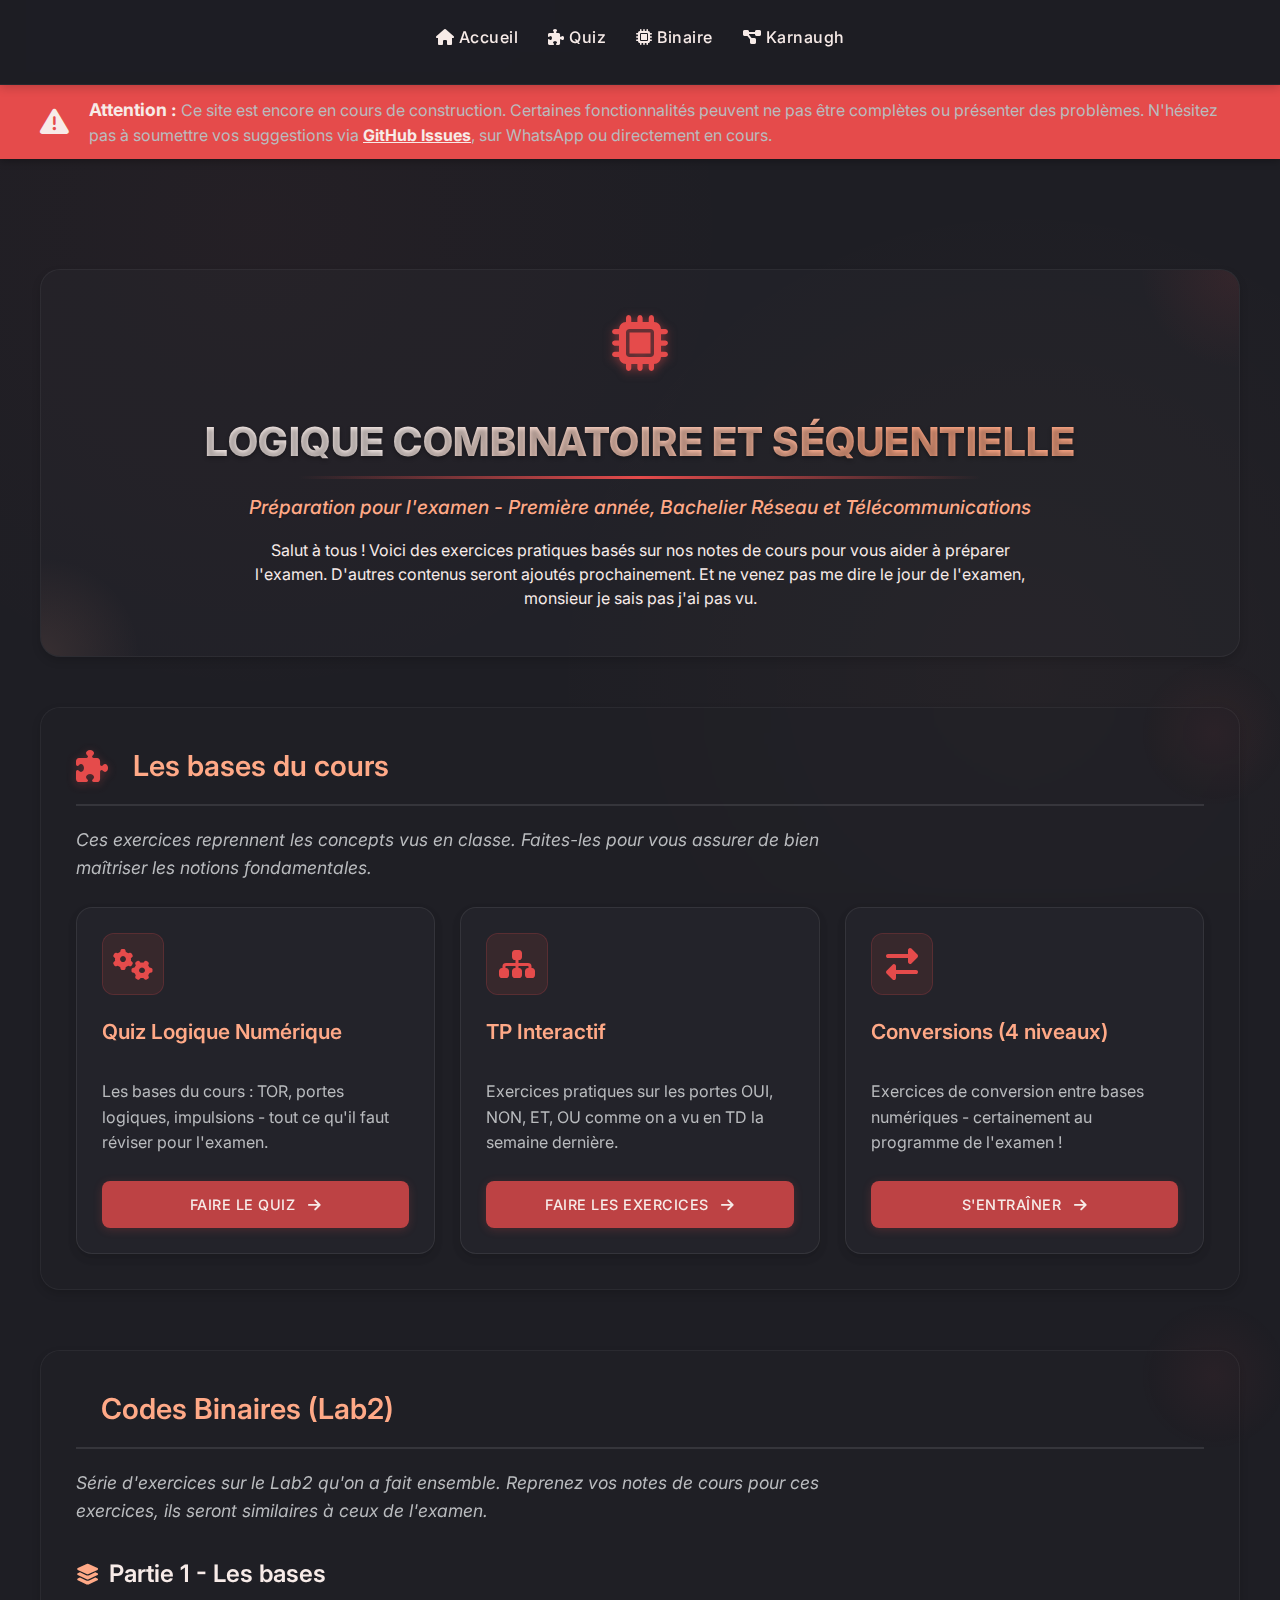
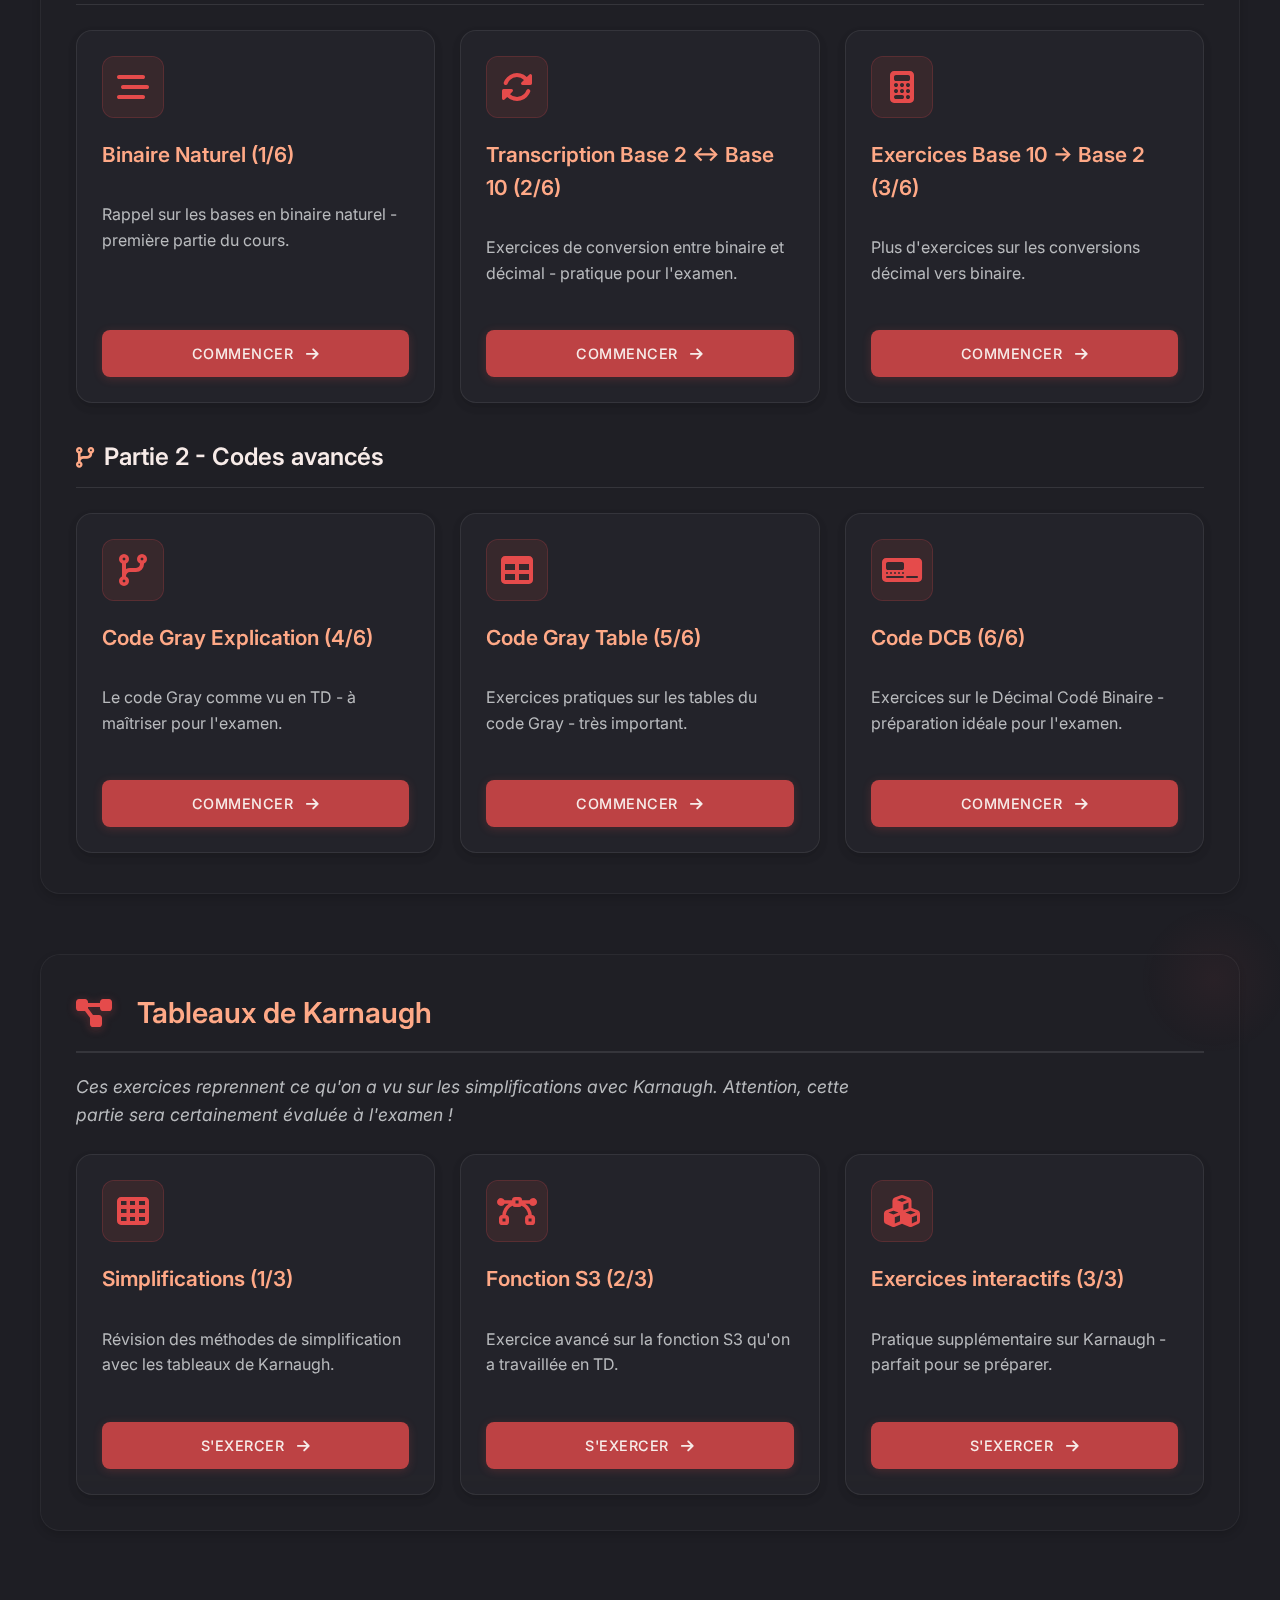
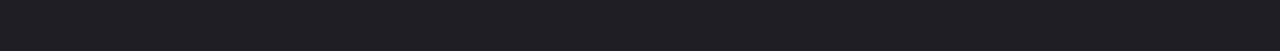
<file: docs/index.html>
<!DOCTYPE html>
<html lang="fr">
<head>
  <meta charset="UTF-8">
  <meta name="viewport" content="width=device-width, initial-scale=1.0">
  <title>Logique Combinatoire et Séquentielle - Préparation Examen</title>
  <link rel="stylesheet" href="style.css">
  <link rel="preconnect" href="https://fonts.googleapis.com">
  <link rel="preconnect" href="https://fonts.gstatic.com" crossorigin>
  <link href="https://fonts.googleapis.com/css2?family=Inter:wght@400;500;600;700&display=swap" rel="stylesheet">
  <link rel="stylesheet" href="https://cdnjs.cloudflare.com/ajax/libs/font-awesome/6.4.0/css/all.min.css">
  <script src="navbar.js"></script>
</head>
<body>
  <!-- Bandeau d'avertissement -->
  <div class="banner-disclaimer">
    <div class="banner-content">
      <i class="fas fa-exclamation-triangle"></i>
      <p><strong>Attention :</strong> Ce site est encore en cours de construction. Certaines fonctionnalités peuvent ne pas être complètes ou présenter des problèmes. N'hésitez pas à soumettre vos suggestions via <a href="https://github.com/ferdidd/ITSCM_NOTES/issues" target="_blank">GitHub Issues</a>, sur WhatsApp ou directement en cours.</p>
    </div>
  </div>

  <div class="content">
    <div class="header-section">
      <div class="icon-container">
        <i class="fas fa-microchip"></i>
      </div>
      <h1>Logique Combinatoire et Séquentielle</h1>
      <p class="subtitle">Préparation pour l'examen - Première année, Bachelier Réseau et Télécommunications</p>
      <p class="description">Salut à tous ! Voici des exercices pratiques basés sur nos notes de cours pour vous aider à préparer l'examen. D'autres contenus seront ajoutés prochainement. Et ne venez pas me dire le jour de l'examen, monsieur je sais pas j'ai pas vu.</p>
    </div>

    <div class="category">
      <div class="category-header">
        <i class="fas fa-puzzle-piece"></i>
        <h2>Les bases du cours</h2>
      </div>
      <p class="category-description">Ces exercices reprennent les concepts vus en classe. Faites-les pour vous assurer de bien maîtriser les notions fondamentales.</p>
      <div class="card-container">
        <div class="card">
          <div class="card-icon"><i class="fas fa-cogs"></i></div>
          <h3>Quiz Logique Numérique</h3>
          <p>Les bases du cours : TOR, portes logiques, impulsions - tout ce qu'il faut réviser pour l'examen.</p>
          <a href="quizz_00.html">Faire le quiz <i class="fas fa-arrow-right"></i></a>
        </div>
        <div class="card">
          <div class="card-icon"><i class="fas fa-sitemap"></i></div>
          <h3>TP Interactif</h3>
          <p>Exercices pratiques sur les portes OUI, NON, ET, OU comme on a vu en TD la semaine dernière.</p>
          <a href="quizz_01.html">Faire les exercices <i class="fas fa-arrow-right"></i></a>
        </div>
        <div class="card">
          <div class="card-icon"><i class="fas fa-exchange-alt"></i></div>
          <h3>Conversions (4 niveaux)</h3>
          <p>Exercices de conversion entre bases numériques - certainement au programme de l'examen !</p>
          <a href="quizz_02.html">S'entraîner <i class="fas fa-arrow-right"></i></a>
        </div>
      </div>
    </div>

    <div class="category binary-codes">
      <div class="category-header">
        <i class="fas fa-binary"></i>
        <h2>Codes Binaires (Lab2)</h2>
      </div>
      <p class="category-description">Série d'exercices sur le Lab2 qu'on a fait ensemble. Reprenez vos notes de cours pour ces exercices, ils seront similaires à ceux de l'examen.</p>
      
      <div class="subcategory">
        <h3 class="subcategory-title"><i class="fas fa-layer-group"></i> Partie 1 - Les bases</h3>
        <div class="card-container">
          <div class="card">
            <div class="card-icon"><i class="fas fa-stream"></i></div>
            <h3>Binaire Naturel (1/6)</h3>
            <p>Rappel sur les bases en binaire naturel - première partie du cours.</p>
            <a href="quizz_03_1.html">Commencer <i class="fas fa-arrow-right"></i></a>
          </div>
          <div class="card">
            <div class="card-icon"><i class="fas fa-sync-alt"></i></div>
            <h3>Transcription Base 2 ↔ Base 10 (2/6)</h3>
            <p>Exercices de conversion entre binaire et décimal - pratique pour l'examen.</p>
            <a href="quizz_03_2.html">Commencer <i class="fas fa-arrow-right"></i></a>
          </div>
          <div class="card">
            <div class="card-icon"><i class="fas fa-calculator"></i></div>
            <h3>Exercices Base 10 → Base 2 (3/6)</h3>
            <p>Plus d'exercices sur les conversions décimal vers binaire.</p>
            <a href="quizz_03_3.html">Commencer <i class="fas fa-arrow-right"></i></a>
          </div>
        </div>
      </div>
      
      <div class="subcategory">
        <h3 class="subcategory-title"><i class="fas fa-code-branch"></i> Partie 2 - Codes avancés</h3>
        <div class="card-container">
          <div class="card">
            <div class="card-icon"><i class="fas fa-code-branch"></i></div>
            <h3>Code Gray Explication (4/6)</h3>
            <p>Le code Gray comme vu en TD - à maîtriser pour l'examen.</p>
            <a href="quizz_03_4.html">Commencer <i class="fas fa-arrow-right"></i></a>
          </div>
          <div class="card">
            <div class="card-icon"><i class="fas fa-table"></i></div>
            <h3>Code Gray Table (5/6)</h3>
            <p>Exercices pratiques sur les tables du code Gray - très important.</p>
            <a href="quizz_03_5.html">Commencer <i class="fas fa-arrow-right"></i></a>
          </div>
          <div class="card">
            <div class="card-icon"><i class="fas fa-digital-tachograph"></i></div>
            <h3>Code DCB (6/6)</h3>
            <p>Exercices sur le Décimal Codé Binaire - préparation idéale pour l'examen.</p>
            <a href="quizz_03_6.html">Commencer <i class="fas fa-arrow-right"></i></a>
          </div>
        </div>
      </div>
    </div>

    <div class="category">
      <div class="category-header">
        <i class="fas fa-project-diagram"></i>
        <h2>Tableaux de Karnaugh</h2>
      </div>
      <p class="category-description">Ces exercices reprennent ce qu'on a vu sur les simplifications avec Karnaugh. Attention, cette partie sera certainement évaluée à l'examen !</p>
      <div class="card-container">
        <div class="card">
          <div class="card-icon"><i class="fas fa-th"></i></div>
          <h3>Simplifications (1/3)</h3>
          <p>Révision des méthodes de simplification avec les tableaux de Karnaugh.</p>
          <a href="quizz_04_1.html">S'exercer <i class="fas fa-arrow-right"></i></a>
        </div>
        <div class="card">
          <div class="card-icon"><i class="fas fa-bezier-curve"></i></div>
          <h3>Fonction S3 (2/3)</h3>
          <p>Exercice avancé sur la fonction S3 qu'on a travaillée en TD.</p>
          <a href="quizz_04_2.html">S'exercer <i class="fas fa-arrow-right"></i></a>
        </div>
        <div class="card">
          <div class="card-icon"><i class="fas fa-cubes"></i></div>
          <h3>Exercices interactifs (3/3)</h3>
          <p>Pratique supplémentaire sur Karnaugh - parfait pour se préparer.</p>
          <a href="quizz_04_3.html">S'exercer <i class="fas fa-arrow-right"></i></a>
        </div>
      </div>
    </div>
  </div>
</body>
</html>
</file>
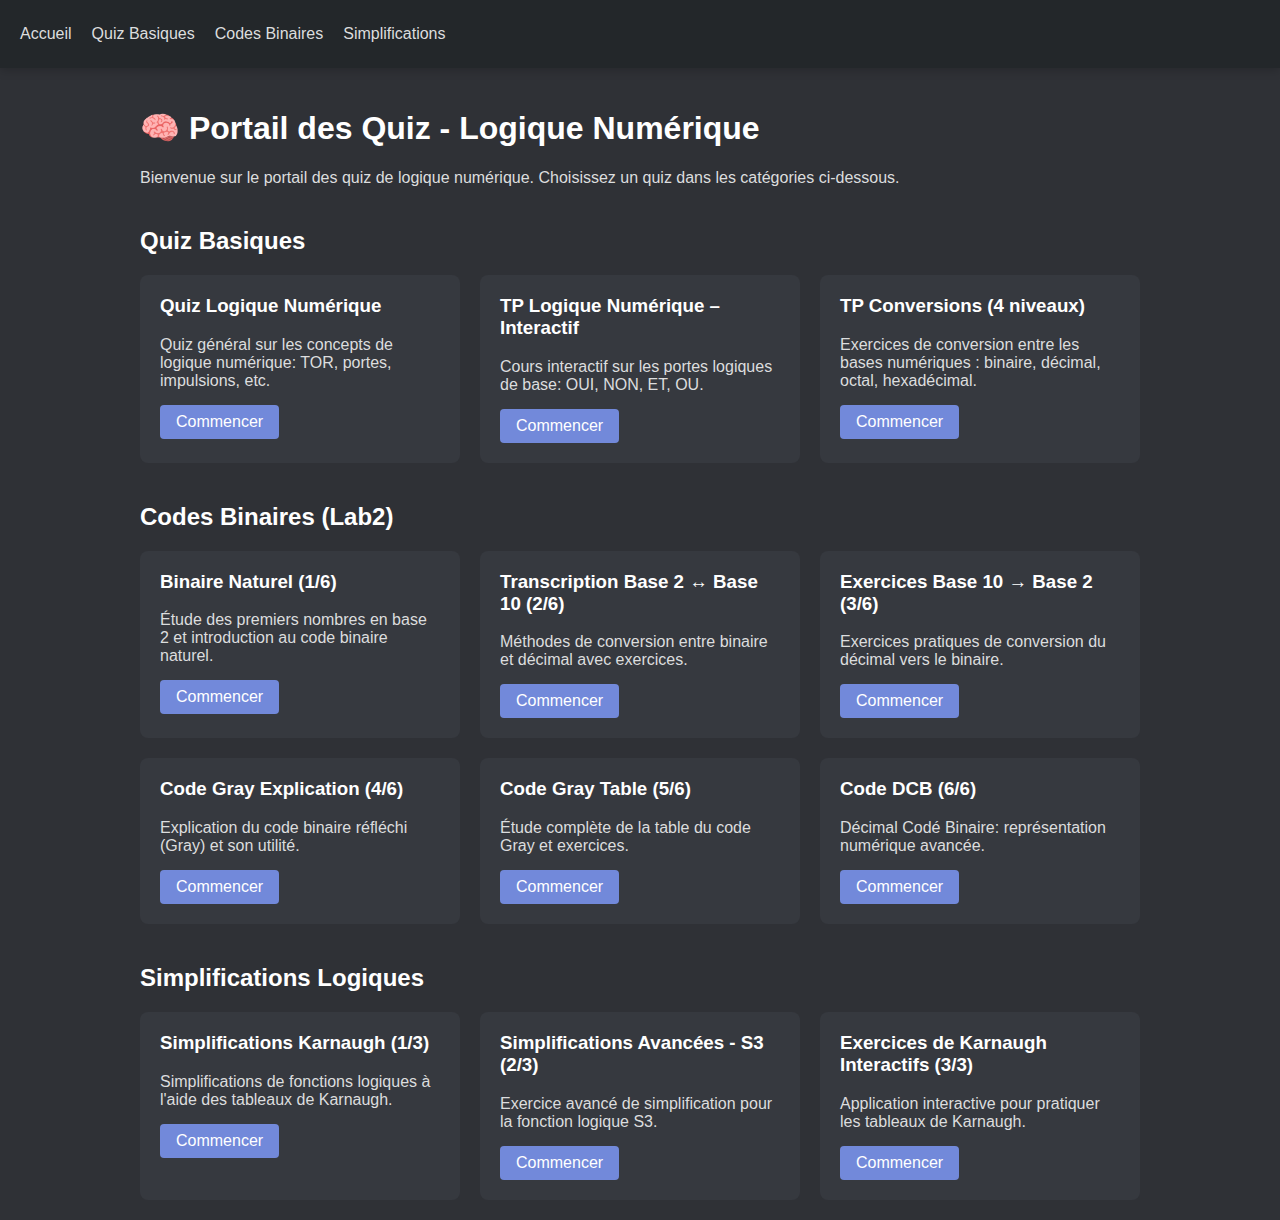
<file: Notes_1/Logique_combinatoire/quiz/index.html>
<!DOCTYPE html>
<html lang="fr">
<head>
  <meta charset="UTF-8">
  <meta name="viewport" content="width=device-width, initial-scale=1.0">
  <title>Portail des Quiz - Logique Numérique</title>
  <style>
    body {
      font-family: "Segoe UI", sans-serif;
      background-color: #2f3136;
      color: #dcddde;
      margin: 0;
      padding: 0;
    }
    .navbar {
      background-color: #23272a;
      padding: 15px 20px;
      box-shadow: 0 2px 10px rgba(0,0,0,0.2);
    }
    .navbar ul {
      list-style-type: none;
      margin: 0;
      padding: 0;
      display: flex;
      flex-wrap: wrap;
    }
    .navbar li {
      margin-right: 20px;
      position: relative;
    }
    .navbar a {
      color: #dcddde;
      text-decoration: none;
      padding: 10px 0;
      display: inline-block;
    }
    .navbar a:hover {
      color: #7289da;
    }
    .navbar .dropdown-content {
      display: none;
      position: absolute;
      background-color: #23272a;
      min-width: 200px;
      box-shadow: 0 8px 16px rgba(0,0,0,0.4);
      z-index: 1;
      border-radius: 5px;
    }
    .navbar .dropdown:hover .dropdown-content {
      display: block;
    }
    .navbar .dropdown-content a {
      padding: 12px 16px;
      display: block;
      width: 100%;
    }
    .navbar .dropdown-content a:hover {
      background-color: #36393f;
    }
    .content {
      max-width: 1000px;
      margin: 0 auto;
      padding: 20px;
    }
    .card-container {
      display: grid;
      grid-template-columns: repeat(auto-fill, minmax(300px, 1fr));
      gap: 20px;
      margin-top: 20px;
    }
    .card {
      background-color: #36393f;
      border-radius: 8px;
      padding: 20px;
      transition: transform 0.3s, box-shadow 0.3s;
    }
    .card:hover {
      transform: translateY(-5px);
      box-shadow: 0 5px 15px rgba(0,0,0,0.3);
    }
    .card h3 {
      margin-top: 0;
      color: #ffffff;
    }
    .card p {
      margin-bottom: 15px;
    }
    .card a {
      background-color: #7289da;
      color: white;
      padding: 8px 16px;
      border-radius: 4px;
      text-decoration: none;
      display: inline-block;
    }
    .card a:hover {
      background-color: #5b6eae;
    }
    h1, h2 {
      color: #ffffff;
    }
    .category {
      margin-top: 40px;
    }
  </style>
</head>
<body>
  <nav class="navbar">
    <ul>
      <li><a href="index.html">Accueil</a></li>
      <li class="dropdown">
        <a href="#">Quiz Basiques</a>
        <div class="dropdown-content">
          <a href="quizz_00.html">Quiz Logique Numérique</a>
          <a href="quizz_01.html">TP Logique Numérique – Interactif</a>
          <a href="quizz_02.html">TP Conversions (4 niveaux)</a>
        </div>
      </li>
      <li class="dropdown">
        <a href="#">Codes Binaires</a>
        <div class="dropdown-content">
          <a href="quizz_03_1.html">Lab2 - Binaire Naturel (1/6)</a>
          <a href="quizz_03_2.html">Lab2 - Transcription (2/6)</a>
          <a href="quizz_03_3.html">Lab2 - Exercices Base 10 → 2 (3/6)</a>
          <a href="quizz_03_4.html">Lab2 - Code Gray Explication (4/6)</a>
          <a href="quizz_03_5.html">Lab2 - Code Gray Table (5/6)</a>
          <a href="quizz_03_6.html">Lab2 - Code DCB (6/6)</a>
        </div>
      </li>
      <li class="dropdown">
        <a href="#">Simplifications</a>
        <div class="dropdown-content">
          <a href="quizz_04_1.html">Simplifications Logiques (1/3)</a>
          <a href="quizz_04_2.html">Simplifications Logiques - S3 (2/3)</a>
          <a href="quizz_04_3.html">Exercices de Karnaugh (3/3)</a>
        </div>
      </li>
    </ul>
  </nav>

  <div class="content">
    <h1>🧠 Portail des Quiz - Logique Numérique</h1>
    <p>Bienvenue sur le portail des quiz de logique numérique. Choisissez un quiz dans les catégories ci-dessous.</p>

    <div class="category">
      <h2>Quiz Basiques</h2>
      <div class="card-container">
        <div class="card">
          <h3>Quiz Logique Numérique</h3>
          <p>Quiz général sur les concepts de logique numérique: TOR, portes, impulsions, etc.</p>
          <a href="quizz_00.html">Commencer</a>
        </div>
        <div class="card">
          <h3>TP Logique Numérique – Interactif</h3>
          <p>Cours interactif sur les portes logiques de base: OUI, NON, ET, OU.</p>
          <a href="quizz_01.html">Commencer</a>
        </div>
        <div class="card">
          <h3>TP Conversions (4 niveaux)</h3>
          <p>Exercices de conversion entre les bases numériques : binaire, décimal, octal, hexadécimal.</p>
          <a href="quizz_02.html">Commencer</a>
        </div>
      </div>
    </div>

    <div class="category">
      <h2>Codes Binaires (Lab2)</h2>
      <div class="card-container">
        <div class="card">
          <h3>Binaire Naturel (1/6)</h3>
          <p>Étude des premiers nombres en base 2 et introduction au code binaire naturel.</p>
          <a href="quizz_03_1.html">Commencer</a>
        </div>
        <div class="card">
          <h3>Transcription Base 2 ↔ Base 10 (2/6)</h3>
          <p>Méthodes de conversion entre binaire et décimal avec exercices.</p>
          <a href="quizz_03_2.html">Commencer</a>
        </div>
        <div class="card">
          <h3>Exercices Base 10 → Base 2 (3/6)</h3>
          <p>Exercices pratiques de conversion du décimal vers le binaire.</p>
          <a href="quizz_03_3.html">Commencer</a>
        </div>
        <div class="card">
          <h3>Code Gray Explication (4/6)</h3>
          <p>Explication du code binaire réfléchi (Gray) et son utilité.</p>
          <a href="quizz_03_4.html">Commencer</a>
        </div>
        <div class="card">
          <h3>Code Gray Table (5/6)</h3>
          <p>Étude complète de la table du code Gray et exercices.</p>
          <a href="quizz_03_5.html">Commencer</a>
        </div>
        <div class="card">
          <h3>Code DCB (6/6)</h3>
          <p>Décimal Codé Binaire: représentation numérique avancée.</p>
          <a href="quizz_03_6.html">Commencer</a>
        </div>
      </div>
    </div>

    <div class="category">
      <h2>Simplifications Logiques</h2>
      <div class="card-container">
        <div class="card">
          <h3>Simplifications Karnaugh (1/3)</h3>
          <p>Simplifications de fonctions logiques à l'aide des tableaux de Karnaugh.</p>
          <a href="quizz_04_1.html">Commencer</a>
        </div>
        <div class="card">
          <h3>Simplifications Avancées - S3 (2/3)</h3>
          <p>Exercice avancé de simplification pour la fonction logique S3.</p>
          <a href="quizz_04_2.html">Commencer</a>
        </div>
        <div class="card">
          <h3>Exercices de Karnaugh Interactifs (3/3)</h3>
          <p>Application interactive pour pratiquer les tableaux de Karnaugh.</p>
          <a href="quizz_04_3.html">Commencer</a>
        </div>
      </div>
    </div>
  </div>
</body>
</html>
</file>
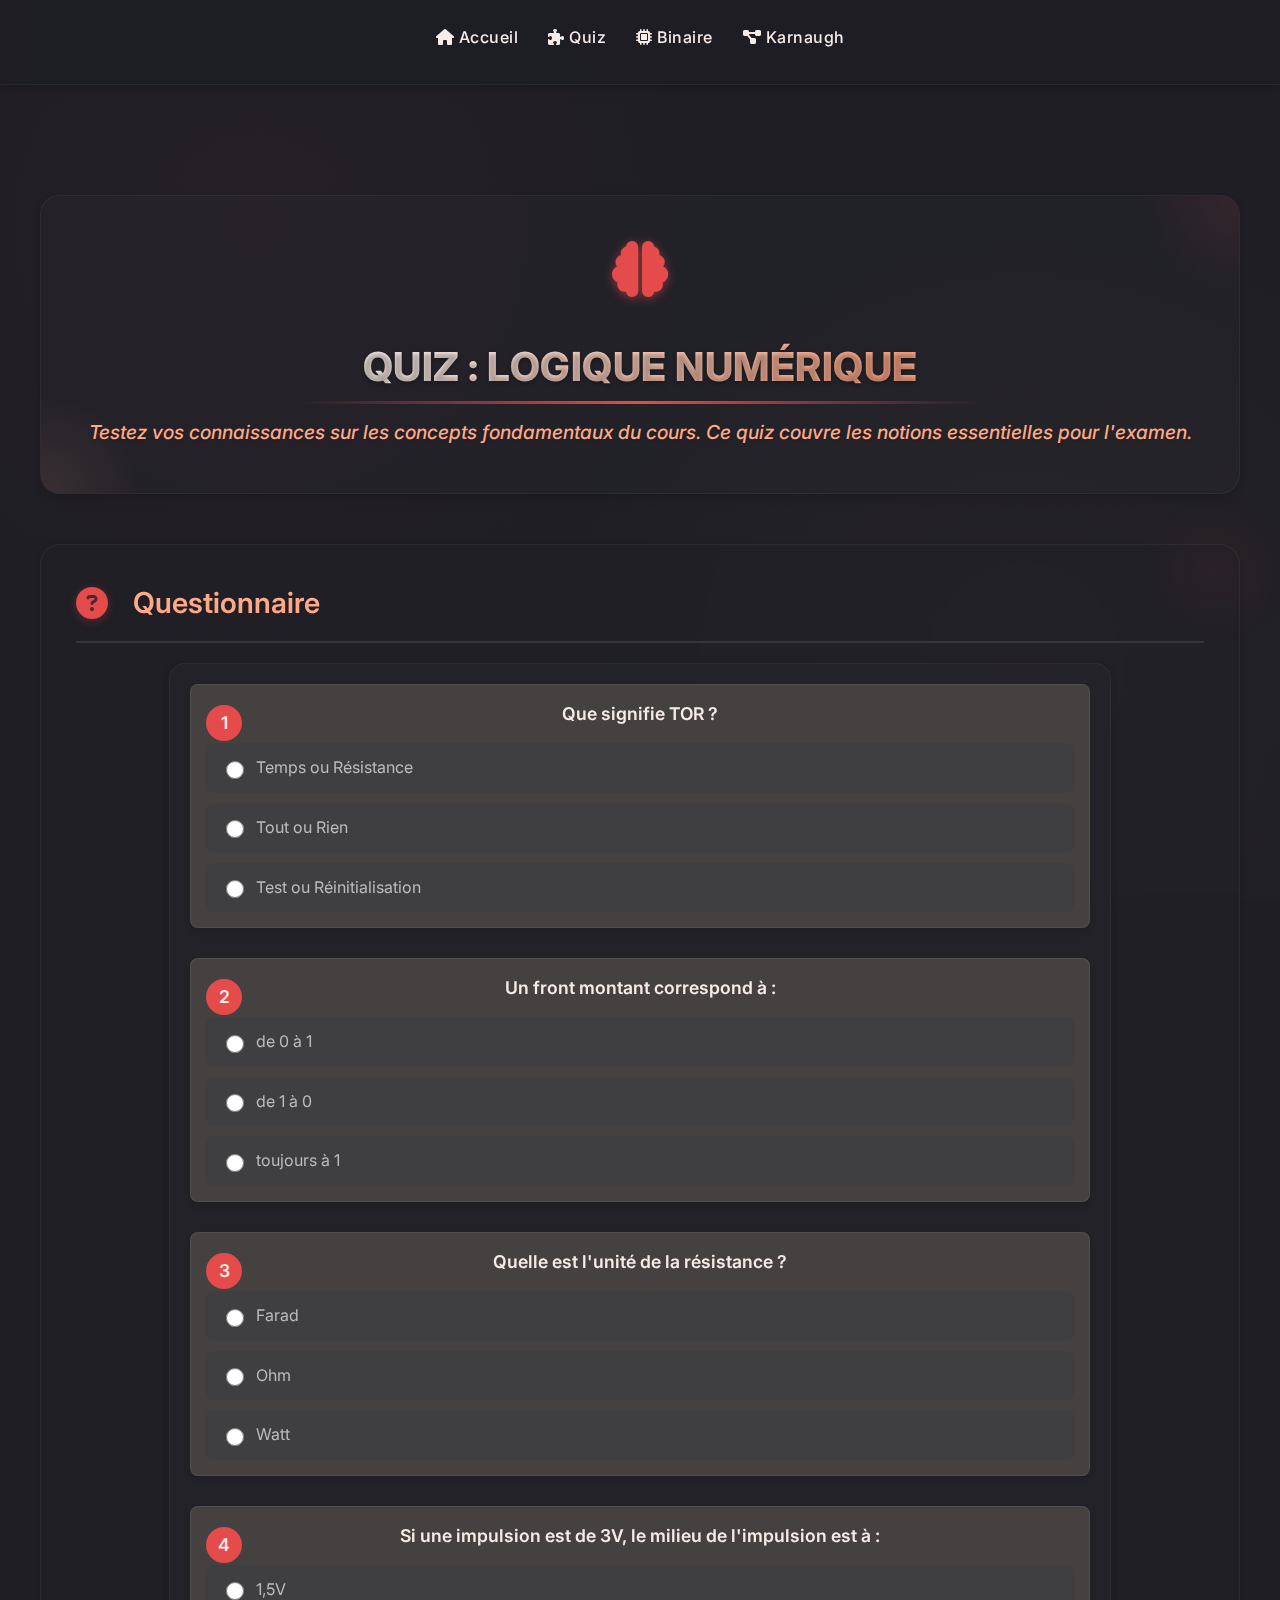
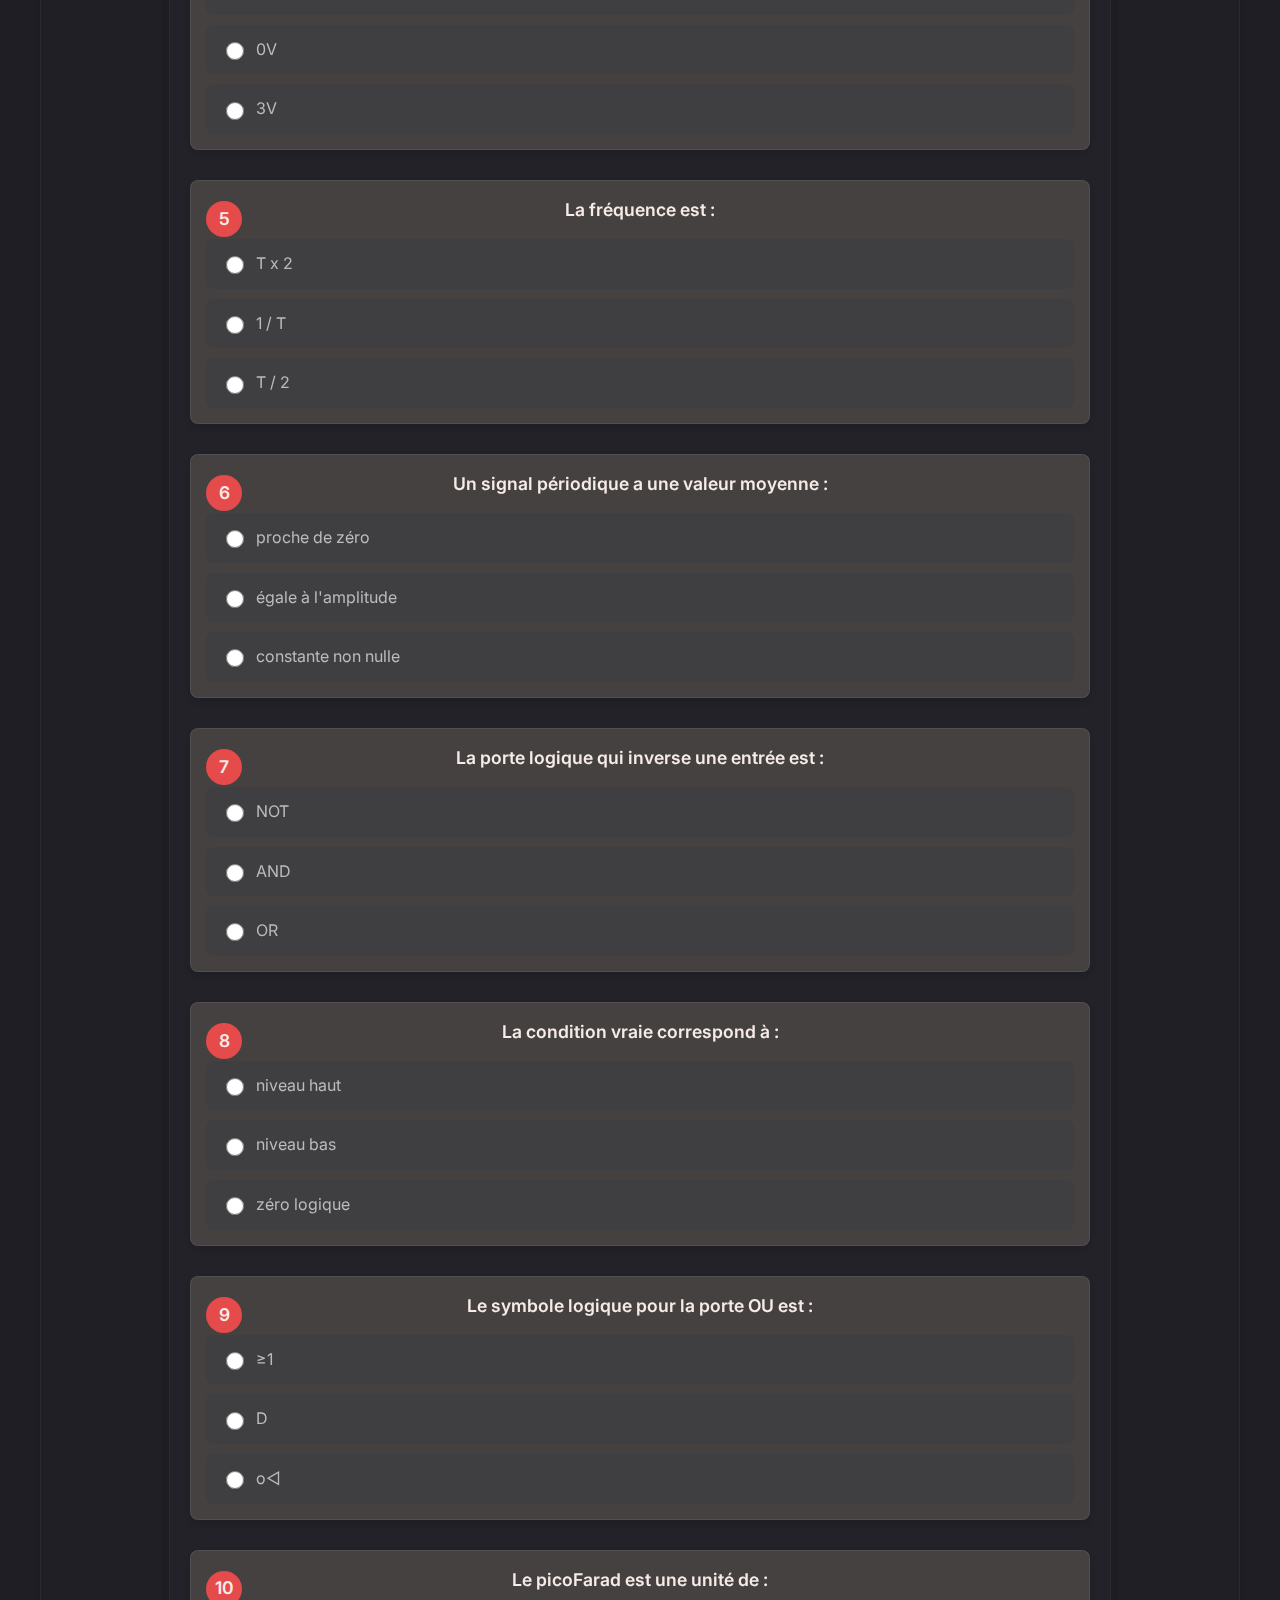
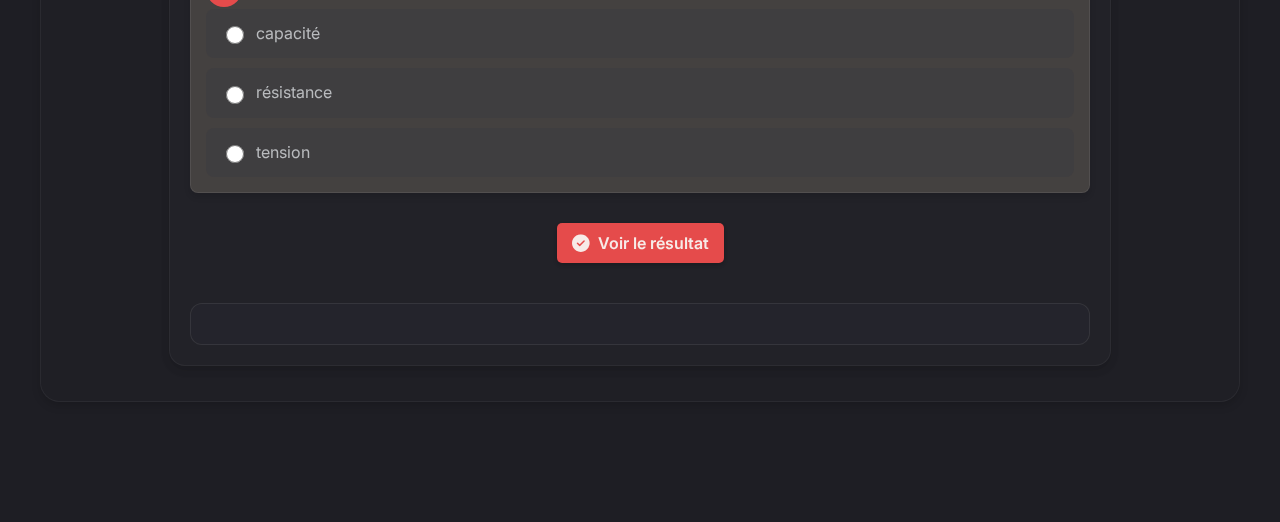
<file: docs/quizz_00.html>
<!DOCTYPE html>
<html lang="fr">
<head>
  <meta charset="UTF-8">
  <meta name="viewport" content="width=device-width, initial-scale=1.0">
  <title>Quiz Logique Numérique</title>
  <link rel="stylesheet" href="style.css">
  <link rel="preconnect" href="https://fonts.googleapis.com">
  <link rel="preconnect" href="https://fonts.gstatic.com" crossorigin>
  <link href="https://fonts.googleapis.com/css2?family=Inter:wght@400;500;600;700&display=swap" rel="stylesheet">
  <link rel="stylesheet" href="https://cdnjs.cloudflare.com/ajax/libs/font-awesome/6.4.0/css/all.min.css">
  <script src="navbar.js"></script>
</head>
<body>
  <div class="content">
    <div class="header-section">
      <div class="icon-container">
        <i class="fas fa-brain"></i>
      </div>
      <h1>Quiz : Logique Numérique</h1>
      <p class="subtitle">Testez vos connaissances sur les concepts fondamentaux du cours. Ce quiz couvre les notions essentielles pour l'examen.</p>
    </div>

    <div class="category">
      <div class="category-header">
        <i class="fas fa-question-circle"></i>
        <h2>Questionnaire</h2>
      </div>
      
      <form id="quiz" class="quiz-form">
        <div class="questions-container">
          <div class="question-card">
            <div class="question-number"><span>1</span></div>
            <div class="question-content">
              <h3>Que signifie TOR ?</h3>
              <div class="options">
                <label class="option">
                  <input type="radio" name="q1" value="0">
                  <span class="option-text">Temps ou Résistance</span>
                </label>
                <label class="option">
                  <input type="radio" name="q1" value="1">
                  <span class="option-text">Tout ou Rien</span>
                </label>
                <label class="option">
                  <input type="radio" name="q1" value="0">
                  <span class="option-text">Test ou Réinitialisation</span>
                </label>
              </div>
            </div>
          </div>

          <div class="question-card">
            <div class="question-number"><span>2</span></div>
            <div class="question-content">
              <h3>Un front montant correspond à :</h3>
              <div class="options">
                <label class="option">
                  <input type="radio" name="q2" value="1">
                  <span class="option-text">de 0 à 1</span>
                </label>
                <label class="option">
                  <input type="radio" name="q2" value="0">
                  <span class="option-text">de 1 à 0</span>
                </label>
                <label class="option">
                  <input type="radio" name="q2" value="0">
                  <span class="option-text">toujours à 1</span>
                </label>
              </div>
            </div>
          </div>

          <div class="question-card">
            <div class="question-number"><span>3</span></div>
            <div class="question-content">
              <h3>Quelle est l'unité de la résistance ?</h3>
              <div class="options">
                <label class="option">
                  <input type="radio" name="q3" value="0">
                  <span class="option-text">Farad</span>
                </label>
                <label class="option">
                  <input type="radio" name="q3" value="1">
                  <span class="option-text">Ohm</span>
                </label>
                <label class="option">
                  <input type="radio" name="q3" value="0">
                  <span class="option-text">Watt</span>
                </label>
              </div>
            </div>
          </div>

          <div class="question-card">
            <div class="question-number"><span>4</span></div>
            <div class="question-content">
              <h3>Si une impulsion est de 3V, le milieu de l'impulsion est à :</h3>
              <div class="options">
                <label class="option">
                  <input type="radio" name="q4" value="1">
                  <span class="option-text">1,5V</span>
                </label>
                <label class="option">
                  <input type="radio" name="q4" value="0">
                  <span class="option-text">0V</span>
                </label>
                <label class="option">
                  <input type="radio" name="q4" value="0">
                  <span class="option-text">3V</span>
                </label>
              </div>
            </div>
          </div>

          <div class="question-card">
            <div class="question-number"><span>5</span></div>
            <div class="question-content">
              <h3>La fréquence est :</h3>
              <div class="options">
                <label class="option">
                  <input type="radio" name="q5" value="0">
                  <span class="option-text">T x 2</span>
                </label>
                <label class="option">
                  <input type="radio" name="q5" value="1">
                  <span class="option-text">1 / T</span>
                </label>
                <label class="option">
                  <input type="radio" name="q5" value="0">
                  <span class="option-text">T / 2</span>
                </label>
              </div>
            </div>
          </div>

          <div class="question-card">
            <div class="question-number"><span>6</span></div>
            <div class="question-content">
              <h3>Un signal périodique a une valeur moyenne :</h3>
              <div class="options">
                <label class="option">
                  <input type="radio" name="q6" value="1">
                  <span class="option-text">proche de zéro</span>
                </label>
                <label class="option">
                  <input type="radio" name="q6" value="0">
                  <span class="option-text">égale à l'amplitude</span>
                </label>
                <label class="option">
                  <input type="radio" name="q6" value="0">
                  <span class="option-text">constante non nulle</span>
                </label>
              </div>
            </div>
          </div>

          <div class="question-card">
            <div class="question-number"><span>7</span></div>
            <div class="question-content">
              <h3>La porte logique qui inverse une entrée est :</h3>
              <div class="options">
                <label class="option">
                  <input type="radio" name="q7" value="1">
                  <span class="option-text">NOT</span>
                </label>
                <label class="option">
                  <input type="radio" name="q7" value="0">
                  <span class="option-text">AND</span>
                </label>
                <label class="option">
                  <input type="radio" name="q7" value="0">
                  <span class="option-text">OR</span>
                </label>
              </div>
            </div>
          </div>

          <div class="question-card">
            <div class="question-number"><span>8</span></div>
            <div class="question-content">
              <h3>La condition vraie correspond à :</h3>
              <div class="options">
                <label class="option">
                  <input type="radio" name="q8" value="1">
                  <span class="option-text">niveau haut</span>
                </label>
                <label class="option">
                  <input type="radio" name="q8" value="0">
                  <span class="option-text">niveau bas</span>
                </label>
                <label class="option">
                  <input type="radio" name="q8" value="0">
                  <span class="option-text">zéro logique</span>
                </label>
              </div>
            </div>
          </div>

          <div class="question-card">
            <div class="question-number"><span>9</span></div>
            <div class="question-content">
              <h3>Le symbole logique pour la porte OU est :</h3>
              <div class="options">
                <label class="option">
                  <input type="radio" name="q9" value="1">
                  <span class="option-text">≥1</span>
                </label>
                <label class="option">
                  <input type="radio" name="q9" value="0">
                  <span class="option-text">D</span>
                </label>
                <label class="option">
                  <input type="radio" name="q9" value="0">
                  <span class="option-text">o◁</span>
                </label>
              </div>
            </div>
          </div>

          <div class="question-card">
            <div class="question-number"><span>10</span></div>
            <div class="question-content">
              <h3>Le picoFarad est une unité de :</h3>
              <div class="options">
                <label class="option">
                  <input type="radio" name="q10" value="1">
                  <span class="option-text">capacité</span>
                </label>
                <label class="option">
                  <input type="radio" name="q10" value="0">
                  <span class="option-text">résistance</span>
                </label>
                <label class="option">
                  <input type="radio" name="q10" value="0">
                  <span class="option-text">tension</span>
                </label>
              </div>
            </div>
          </div>
        </div>

        <div class="quiz-actions">
          <button type="button" onclick="corriger()" class="submit-button">
            <i class="fas fa-check-circle"></i> Voir le résultat
          </button>
        </div>

        <div id="result" class="result-container"></div>
      </form>
    </div>
  </div>

  <script>
    const explications = [
      "TOR est un acronyme pour 'Tout ou Rien'. En logique numérique, cela désigne un signal binaire ne pouvant être que 0 ou 1.",
      "Un front montant correspond à une transition de 0 à 1, caractéristique d'un changement d'état dans un signal numérique.",
      "L'unité de la résistance est l'Ohm (Ω), utilisée pour mesurer l'opposition au passage du courant électrique.",
      "La moitié de 3V est 1,5V, ce qui correspond à la largeur à mi-hauteur d'une impulsion logique.",
      "La fréquence est l'inverse de la période (f = 1/T), elle indique combien de cycles se répètent par seconde.",
      "Un signal périodique équilibré a une moyenne nulle, car les valeurs positives et négatives s'annulent sur une période.",
      "La porte NOT (ou inverseur) renvoie l'opposé logique de l'entrée : 1 devient 0, et 0 devient 1.",
      "En logique, un niveau haut (ou HIGH) représente la condition vraie, c'est-à-dire un signal de 1.",
      "Le symbole ≥1 est associé à la porte logique OU car elle renvoie 1 si au moins une entrée est vraie.",
      "Le picoFarad (pF) est une unité de mesure de capacité électrique, utilisée pour les condensateurs."
    ];

    function corriger() {
      let score = 0;
      let details = "";
      
      // Vérifier si l'utilisateur a répondu à toutes les questions
      let allAnswered = true;
      let unansweredQuestions = [];
      for (let i = 1; i <= 10; i++) {
        const r = document.querySelector(`input[name='q${i}']:checked`);
        if (!r) {
          allAnswered = false;
          unansweredQuestions.push(i);
        }
      }
      
      if (!allAnswered) {
        // Créer dynamiquement la div d'avertissement
        const resultDiv = document.getElementById("result");
        resultDiv.innerHTML = `
          <div class="result warning">
            <i class="fas fa-exclamation-triangle"></i>
            <p>Veuillez répondre à toutes les questions avant de valider.</p>
          </div>
        `;
        
        // Ajouter une classe aux questions non répondues pour les mettre en évidence
        unansweredQuestions.forEach(qNum => {
          const questionCard = document.querySelector(`input[name='q${qNum}']`).closest('.question-card');
          questionCard.classList.add('unanswered');
        });
        
        // Scroller vers le résultat
        resultDiv.scrollIntoView({ behavior: 'smooth' });
        return;
      }
      
      // Supprimer la classe 'unanswered' de toutes les questions
      document.querySelectorAll('.question-card.unanswered').forEach(card => {
        card.classList.remove('unanswered');
      });
      
      for (let i = 1; i <= 10; i++) {
        const r = document.querySelector(`input[name='q${i}']:checked`);
        const questionCard = document.querySelector(`input[name='q${i}']`).closest('.question-card');
        
        if (r.value === "1") {
          score++;
          questionCard.classList.add('correct-answer');
          details += `
            <div class="result-item correct">
              <div class="result-icon"><i class="fas fa-check-circle"></i></div>
              <div class="result-content">
                <h4>Question ${i}</h4>
                <p class="result-text">Bonne réponse</p>
              </div>
            </div>
          `;
        } else {
          questionCard.classList.add('wrong-answer');
          details += `
            <div class="result-item incorrect">
              <div class="result-icon"><i class="fas fa-times-circle"></i></div>
              <div class="result-content">
                <h4>Question ${i}</h4>
                <p class="result-text">Mauvaise réponse</p>
                <p class="result-explanation">${explications[i - 1]}</p>
              </div>
            </div>
          `;
        }
      }
      
      const scorePercentage = (score / 10) * 100;
      let scoreMessage = '';
      let scoreIconClass = '';
      
      if (scorePercentage >= 80) {
        scoreMessage = 'Excellent ! Vous maîtrisez bien ce sujet.';
        scoreIconClass = 'fa-trophy';
      } else if (scorePercentage >= 60) {
        scoreMessage = 'Bon travail ! Continuez vos révisions.';
        scoreIconClass = 'fa-thumbs-up';
      } else {
        scoreMessage = 'Vous devriez réviser davantage ces notions avant l\'examen.';
        scoreIconClass = 'fa-book';
      }
      
      document.getElementById("result").innerHTML = `
        <div class="score-container">
          <div class="score-circle" style="--score-percentage: ${scorePercentage}%">
            <div class="score-value">${score}/10</div>
          </div>
          <div class="score-message">
            <i class="fas ${scoreIconClass}"></i>
            <p>${scoreMessage}</p>
          </div>
        </div>
        <h3 class="results-title">Détails des réponses</h3>
        <div class="results-details">
          ${details}
        </div>
      `;
      
      // Scroll to results
      document.getElementById("result").scrollIntoView({ behavior: 'smooth' });
    }
  </script>
</body>
</html>
</file>
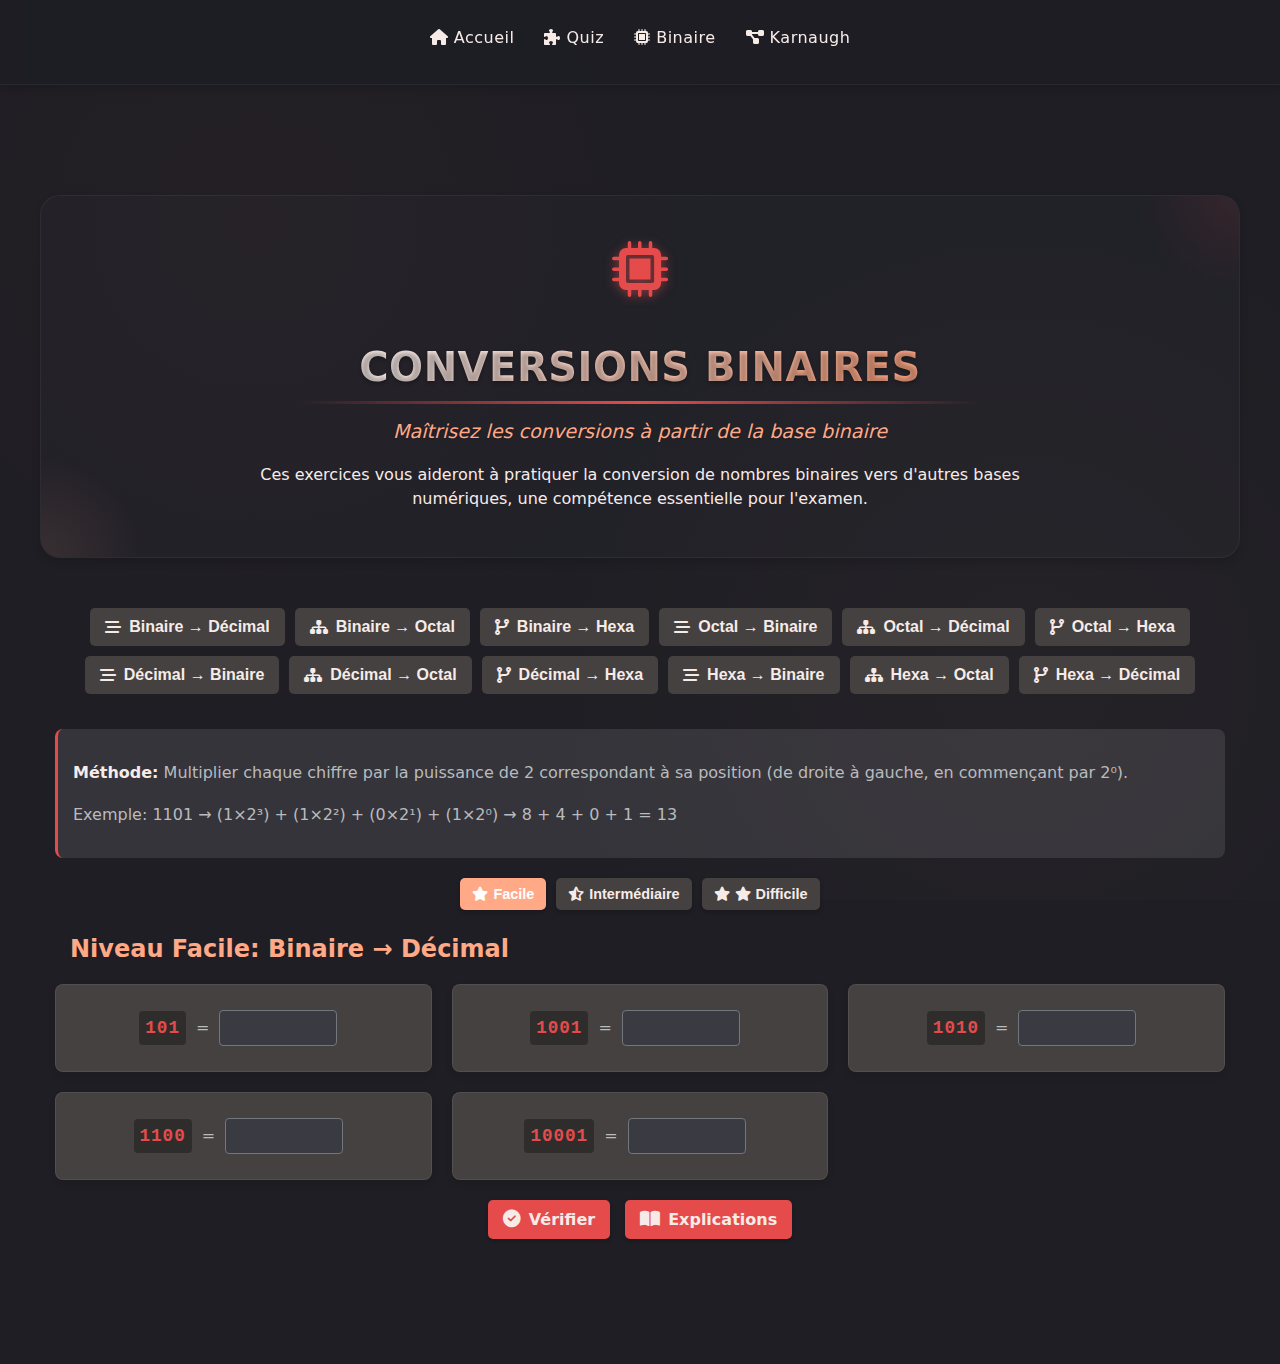
<file: docs/quizz_02.html>
<!DOCTYPE html>
<html lang="fr">
  <head>
  <meta charset="UTF-8">
  <meta name="viewport" content="width=device-width, initial-scale=1.0">
    <title>Conversions Binaires</title>
  <link rel="stylesheet" href="style.css">
  <script src="navbar.js"></script>
  <script src="quiz_conversion.js"></script>
    <link rel="stylesheet" href="https://cdnjs.cloudflare.com/ajax/libs/font-awesome/6.0.0-beta3/css/all.min.css">
  </head>
  <body>
  <div class="content">
      <div class="header-section">
        <div class="icon-container">
          <i class="fas fa-microchip"></i>
    </div>
        <h1>Conversions Binaires</h1>
        <p class="subtitle">Maîtrisez les conversions à partir de la base binaire</p>
        <p class="description">Ces exercices vous aideront à pratiquer la conversion de nombres binaires vers d'autres bases numériques, une compétence essentielle pour l'examen.</p>
      </div>
      
      <div class="conversion-selector" id="conversionSelector">
        <button class="conversion-btn" onclick="selectConversion('binDec')"><i class="fas fa-stream"></i> Binaire → Décimal</button>
        <button class="conversion-btn" onclick="selectConversion('binOct')"><i class="fas fa-sitemap"></i> Binaire → Octal</button>
        <button class="conversion-btn" onclick="selectConversion('binHex')"><i class="fas fa-code-branch"></i> Binaire → Hexa</button>
        <button class="conversion-btn" onclick="selectConversion('octBin')"><i class="fas fa-stream"></i> Octal → Binaire</button>
        <button class="conversion-btn" onclick="selectConversion('octDec')"><i class="fas fa-sitemap"></i> Octal → Décimal</button>
        <button class="conversion-btn" onclick="selectConversion('octHex')"><i class="fas fa-code-branch"></i> Octal → Hexa</button>
        <button class="conversion-btn" onclick="selectConversion('decBin')"><i class="fas fa-stream"></i> Décimal → Binaire</button>
        <button class="conversion-btn" onclick="selectConversion('decOct')"><i class="fas fa-sitemap"></i> Décimal → Octal</button>
        <button class="conversion-btn" onclick="selectConversion('decHex')"><i class="fas fa-code-branch"></i> Décimal → Hexa</button>
        <button class="conversion-btn" onclick="selectConversion('hexBin')"><i class="fas fa-stream"></i> Hexa → Binaire</button>
        <button class="conversion-btn" onclick="selectConversion('hexOct')"><i class="fas fa-sitemap"></i> Hexa → Octal</button>
        <button class="conversion-btn" onclick="selectConversion('hexDec')"><i class="fas fa-code-branch"></i> Hexa → Décimal</button>
      </div>
      
      <!-- SECTION BINAIRE → DÉCIMAL -->
      <div id="decimal-section" class="conversion-section">
        <div class="conversion-help">
          <p><strong>Méthode:</strong> Multiplier chaque chiffre par la puissance de 2 correspondant à sa position (de droite à gauche, en commençant par 2⁰).</p>
          <p>Exemple: 1101 → (1×2³) + (1×2²) + (0×2¹) + (1×2⁰) → 8 + 4 + 0 + 1 = 13</p>
        </div>
        
        <div class="level-selector">
          <button class="level-btn active" onclick="selectLevel('decimal', 'facile')"><i class="fas fa-star"></i> Facile</button>
          <button class="level-btn" onclick="selectLevel('decimal', 'inter')"><i class="fas fa-star-half-alt"></i> Intermédiaire</button>
          <button class="level-btn" onclick="selectLevel('decimal', 'diff')"><i class="fas fa-star"></i><i class="fas fa-star"></i> Difficile</button>
        </div>
        
        <!-- Niveau facile - Binaire → Décimal -->
        <div id="decimal-facile" class="level-content">
          <h2>Niveau Facile: Binaire → Décimal</h2>
          <div class="questions-container">
            <div class="question-card">
              <div class="question-content">
                <p><span class="binaire">101</span> = <input type="text" class="quiz-input" id="dec-f-1"> <span id="result-dec-f-1"></span></p>
                <div id="explanation-dec-f-1" class="explanation hidden"></div>
              </div>
            </div>
            
            <div class="question-card">
              <div class="question-content">
                <p><span class="binaire">1001</span> = <input type="text" class="quiz-input" id="dec-f-2"> <span id="result-dec-f-2"></span></p>
                <div id="explanation-dec-f-2" class="explanation hidden"></div>
              </div>
            </div>
            
            <div class="question-card">
              <div class="question-content">
                <p><span class="binaire">1010</span> = <input type="text" class="quiz-input" id="dec-f-3"> <span id="result-dec-f-3"></span></p>
                <div id="explanation-dec-f-3" class="explanation hidden"></div>
              </div>
            </div>
            
            <div class="question-card">
              <div class="question-content">
                <p><span class="binaire">1100</span> = <input type="text" class="quiz-input" id="dec-f-4"> <span id="result-dec-f-4"></span></p>
                <div id="explanation-dec-f-4" class="explanation hidden"></div>
              </div>
            </div>
            
            <div class="question-card">
              <div class="question-content">
                <p><span class="binaire">10001</span> = <input type="text" class="quiz-input" id="dec-f-5"> <span id="result-dec-f-5"></span></p>
                <div id="explanation-dec-f-5" class="explanation hidden"></div>
              </div>
            </div>
          </div>
          
          <div class="quiz-actions">
            <button class="submit-button" onclick="checkAnswers('dec', 'f')"><i class="fas fa-check-circle"></i> Vérifier</button>
            <button class="submit-button" onclick="showExplanations('dec', 'f')"><i class="fas fa-book-open"></i> Explications</button>
          </div>
        </div>
        
        <!-- Niveau intermédiaire - Binaire → Décimal -->
        <div id="decimal-inter" class="level-content hidden">
          <h2>Niveau Intermédiaire: Binaire → Décimal</h2>
          <div class="questions-container">
            <div class="question-card">
              <div class="question-content">
                <p><span class="binaire">10110</span> = <input type="text" class="quiz-input" id="dec-i-1"> <span id="result-dec-i-1"></span></p>
                <div id="explanation-dec-i-1" class="explanation hidden"></div>
              </div>
            </div>
            
            <div class="question-card">
              <div class="question-content">
                <p><span class="binaire">11011</span> = <input type="text" class="quiz-input" id="dec-i-2"> <span id="result-dec-i-2"></span></p>
                <div id="explanation-dec-i-2" class="explanation hidden"></div>
              </div>
            </div>
            
            <div class="question-card">
              <div class="question-content">
                <p><span class="binaire">101010</span> = <input type="text" class="quiz-input" id="dec-i-3"> <span id="result-dec-i-3"></span></p>
                <div id="explanation-dec-i-3" class="explanation hidden"></div>
              </div>
            </div>
            
            <div class="question-card">
              <div class="question-content">
                <p><span class="binaire">111000</span> = <input type="text" class="quiz-input" id="dec-i-4"> <span id="result-dec-i-4"></span></p>
                <div id="explanation-dec-i-4" class="explanation hidden"></div>
              </div>
            </div>
            
            <div class="question-card">
              <div class="question-content">
                <p><span class="binaire">100101</span> = <input type="text" class="quiz-input" id="dec-i-5"> <span id="result-dec-i-5"></span></p>
                <div id="explanation-dec-i-5" class="explanation hidden"></div>
              </div>
            </div>
          </div>
          
          <div class="quiz-actions">
            <button class="submit-button" onclick="checkAnswers('dec', 'i')"><i class="fas fa-check-circle"></i> Vérifier</button>
            <button class="submit-button" onclick="showExplanations('dec', 'i')"><i class="fas fa-book-open"></i> Explications</button>
          </div>
        </div>
        
        <!-- Niveau difficile - Binaire → Décimal -->
        <div id="decimal-diff" class="level-content hidden">
          <h2>Niveau Difficile: Binaire → Décimal</h2>
          <div class="questions-container">
            <div class="question-card">
              <div class="question-content">
                <p><span class="binaire">1011001</span> = <input type="text" class="quiz-input" id="dec-d-1"> <span id="result-dec-d-1"></span></p>
                <div id="explanation-dec-d-1" class="explanation hidden"></div>
              </div>
            </div>
            
            <div class="question-card">
              <div class="question-content">
                <p><span class="binaire">11110101</span> = <input type="text" class="quiz-input" id="dec-d-2"> <span id="result-dec-d-2"></span></p>
                <div id="explanation-dec-d-2" class="explanation hidden"></div>
              </div>
            </div>
            
            <div class="question-card">
              <div class="question-content">
                <p><span class="binaire">10101010</span> = <input type="text" class="quiz-input" id="dec-d-3"> <span id="result-dec-d-3"></span></p>
                <div id="explanation-dec-d-3" class="explanation hidden"></div>
              </div>
            </div>
            
            <div class="question-card">
              <div class="question-content">
                <p><span class="binaire">11111111</span> = <input type="text" class="quiz-input" id="dec-d-4"> <span id="result-dec-d-4"></span></p>
                <div id="explanation-dec-d-4" class="explanation hidden"></div>
              </div>
            </div>
            
            <div class="question-card">
              <div class="question-content">
                <p><span class="binaire">10000000</span> = <input type="text" class="quiz-input" id="dec-d-5"> <span id="result-dec-d-5"></span></p>
                <div id="explanation-dec-d-5" class="explanation hidden"></div>
              </div>
            </div>
          </div>
          
          <div class="quiz-actions">
            <button class="submit-button" onclick="checkAnswers('dec', 'd')"><i class="fas fa-check-circle"></i> Vérifier</button>
            <button class="submit-button" onclick="showExplanations('dec', 'd')"><i class="fas fa-book-open"></i> Explications</button>
          </div>
        </div>
      </div>
      
      <!-- SECTION BINAIRE → OCTAL -->
      <div id="octal-section" class="conversion-section hidden">
        <div class="conversion-help">
          <p><strong>Méthode:</strong> Grouper les bits par 3 (de droite à gauche) puis convertir chaque groupe en octal.</p>
          <p>Exemple: 101011 → 101 011 → 5 3 → 53 en octal</p>
        </div>
        
        <div class="level-selector">
          <button class="level-btn active" onclick="selectLevel('octal', 'facile')"><i class="fas fa-star"></i> Facile</button>
          <button class="level-btn" onclick="selectLevel('octal', 'inter')"><i class="fas fa-star-half-alt"></i> Intermédiaire</button>
          <button class="level-btn" onclick="selectLevel('octal', 'diff')"><i class="fas fa-star"></i><i class="fas fa-star"></i> Difficile</button>
        </div>
        
        <!-- Niveau facile - Binaire → Octal -->
        <div id="octal-facile" class="level-content">
          <h2>Niveau Facile: Binaire → Octal</h2>
          <div class="questions-container">
            <div class="question-card">
              <div class="question-content">
                <p><span class="binaire">111</span> = <input type="text" class="quiz-input" id="oct-f-1"> <span id="result-oct-f-1"></span></p>
                <div id="explanation-oct-f-1" class="explanation hidden"></div>
              </div>
            </div>
            
            <div class="question-card">
              <div class="question-content">
                <p><span class="binaire">101</span> = <input type="text" class="quiz-input" id="oct-f-2"> <span id="result-oct-f-2"></span></p>
                <div id="explanation-oct-f-2" class="explanation hidden"></div>
              </div>
            </div>
            
            <div class="question-card">
              <div class="question-content">
                <p><span class="binaire">001</span> = <input type="text" class="quiz-input" id="oct-f-3"> <span id="result-oct-f-3"></span></p>
                <div id="explanation-oct-f-3" class="explanation hidden"></div>
              </div>
            </div>
            
            <div class="question-card">
              <div class="question-content">
                <p><span class="binaire">110</span> = <input type="text" class="quiz-input" id="oct-f-4"> <span id="result-oct-f-4"></span></p>
                <div id="explanation-oct-f-4" class="explanation hidden"></div>
              </div>
            </div>
            
            <div class="question-card">
              <div class="question-content">
                <p><span class="binaire">011</span> = <input type="text" class="quiz-input" id="oct-f-5"> <span id="result-oct-f-5"></span></p>
                <div id="explanation-oct-f-5" class="explanation hidden"></div>
              </div>
            </div>
          </div>
          
          <div class="quiz-actions">
            <button class="submit-button" onclick="checkAnswers('oct', 'f')"><i class="fas fa-check-circle"></i> Vérifier</button>
            <button class="submit-button" onclick="showExplanations('oct', 'f')"><i class="fas fa-book-open"></i> Explications</button>
          </div>
        </div>
        
        <!-- Niveau intermédiaire - Binaire → Octal -->
        <div id="octal-inter" class="level-content hidden">
          <h2>Niveau Intermédiaire: Binaire → Octal</h2>
          <div class="questions-container">
            <div class="question-card">
              <div class="question-content">
                <p><span class="binaire">1010</span> = <input type="text" class="quiz-input" id="oct-i-1"> <span id="result-oct-i-1"></span></p>
                <div id="explanation-oct-i-1" class="explanation hidden"></div>
              </div>
            </div>
            
            <div class="question-card">
              <div class="question-content">
                <p><span class="binaire">11001</span> = <input type="text" class="quiz-input" id="oct-i-2"> <span id="result-oct-i-2"></span></p>
                <div id="explanation-oct-i-2" class="explanation hidden"></div>
              </div>
            </div>
            
            <div class="question-card">
              <div class="question-content">
                <p><span class="binaire">110101</span> = <input type="text" class="quiz-input" id="oct-i-3"> <span id="result-oct-i-3"></span></p>
                <div id="explanation-oct-i-3" class="explanation hidden"></div>
              </div>
            </div>
            
            <div class="question-card">
              <div class="question-content">
                <p><span class="binaire">10110</span> = <input type="text" class="quiz-input" id="oct-i-4"> <span id="result-oct-i-4"></span></p>
                <div id="explanation-oct-i-4" class="explanation hidden"></div>
              </div>
            </div>
            
            <div class="question-card">
              <div class="question-content">
                <p><span class="binaire">101011</span> = <input type="text" class="quiz-input" id="oct-i-5"> <span id="result-oct-i-5"></span></p>
                <div id="explanation-oct-i-5" class="explanation hidden"></div>
              </div>
            </div>
          </div>
          
          <div class="quiz-actions">
            <button class="submit-button" onclick="checkAnswers('oct', 'i')"><i class="fas fa-check-circle"></i> Vérifier</button>
            <button class="submit-button" onclick="showExplanations('oct', 'i')"><i class="fas fa-book-open"></i> Explications</button>
          </div>
        </div>
        
        <!-- Niveau difficile - Binaire → Octal -->
        <div id="octal-diff" class="level-content hidden">
          <h2>Niveau Difficile: Binaire → Octal</h2>
          <div class="questions-container">
            <div class="question-card">
              <div class="question-content">
                <p><span class="binaire">10111001</span> = <input type="text" class="quiz-input" id="oct-d-1"> <span id="result-oct-d-1"></span></p>
                <div id="explanation-oct-d-1" class="explanation hidden"></div>
              </div>
            </div>
            
            <div class="question-card">
              <div class="question-content">
                <p><span class="binaire">11101110</span> = <input type="text" class="quiz-input" id="oct-d-2"> <span id="result-oct-d-2"></span></p>
                <div id="explanation-oct-d-2" class="explanation hidden"></div>
              </div>
            </div>
            
            <div class="question-card">
              <div class="question-content">
                <p><span class="binaire">10101010</span> = <input type="text" class="quiz-input" id="oct-d-3"> <span id="result-oct-d-3"></span></p>
                <div id="explanation-oct-d-3" class="explanation hidden"></div>
              </div>
            </div>
            
            <div class="question-card">
              <div class="question-content">
                <p><span class="binaire">11111000</span> = <input type="text" class="quiz-input" id="oct-d-4"> <span id="result-oct-d-4"></span></p>
                <div id="explanation-oct-d-4" class="explanation hidden"></div>
              </div>
            </div>
            
            <div class="question-card">
              <div class="question-content">
                <p><span class="binaire">10000111</span> = <input type="text" class="quiz-input" id="oct-d-5"> <span id="result-oct-d-5"></span></p>
                <div id="explanation-oct-d-5" class="explanation hidden"></div>
              </div>
            </div>
          </div>
          
          <div class="quiz-actions">
            <button class="submit-button" onclick="checkAnswers('oct', 'd')"><i class="fas fa-check-circle"></i> Vérifier</button>
            <button class="submit-button" onclick="showExplanations('oct', 'd')"><i class="fas fa-book-open"></i> Explications</button>
          </div>
        </div>
      </div>
      
      <!-- SECTION BINAIRE → HEXADÉCIMAL -->
      <div id="hexa-section" class="conversion-section hidden">
        <div class="conversion-help">
          <p><strong>Méthode:</strong> Grouper les bits par 4 (de droite à gauche) puis convertir chaque groupe en hexadécimal.</p>
          <p>Tableau de conversion: 0=0, 1=1, 2=2, 3=3, 4=4, 5=5, 6=6, 7=7, 8=8, 9=9, 10=A, 11=B, 12=C, 13=D, 14=E, 15=F</p>
          <p>Exemple: 10110111 → 1011 0111 → B 7 → B7 en hexadécimal</p>
        </div>
        
        <div class="level-selector">
          <button class="level-btn active" onclick="selectLevel('hexa', 'facile')"><i class="fas fa-star"></i> Facile</button>
          <button class="level-btn" onclick="selectLevel('hexa', 'inter')"><i class="fas fa-star-half-alt"></i> Intermédiaire</button>
          <button class="level-btn" onclick="selectLevel('hexa', 'diff')"><i class="fas fa-star"></i><i class="fas fa-star"></i> Difficile</button>
        </div>
        
        <!-- Niveau facile - Binaire → Hexadécimal -->
        <div id="hexa-facile" class="level-content">
          <h2>Niveau Facile: Binaire → Hexadécimal</h2>
          <div class="questions-container">
            <div class="question-card">
              <div class="question-content">
                <p><span class="binaire">1010</span> = <input type="text" class="quiz-input" id="hex-f-1"> <span id="result-hex-f-1"></span></p>
                <div id="explanation-hex-f-1" class="explanation hidden"></div>
              </div>
            </div>
            
            <div class="question-card">
              <div class="question-content">
                <p><span class="binaire">1111</span> = <input type="text" class="quiz-input" id="hex-f-2"> <span id="result-hex-f-2"></span></p>
                <div id="explanation-hex-f-2" class="explanation hidden"></div>
              </div>
            </div>
            
            <div class="question-card">
              <div class="question-content">
                <p><span class="binaire">0101</span> = <input type="text" class="quiz-input" id="hex-f-3"> <span id="result-hex-f-3"></span></p>
                <div id="explanation-hex-f-3" class="explanation hidden"></div>
              </div>
            </div>
            
            <div class="question-card">
              <div class="question-content">
                <p><span class="binaire">1100</span> = <input type="text" class="quiz-input" id="hex-f-4"> <span id="result-hex-f-4"></span></p>
                <div id="explanation-hex-f-4" class="explanation hidden"></div>
              </div>
            </div>
            
            <div class="question-card">
              <div class="question-content">
                <p><span class="binaire">1001</span> = <input type="text" class="quiz-input" id="hex-f-5"> <span id="result-hex-f-5"></span></p>
                <div id="explanation-hex-f-5" class="explanation hidden"></div>
              </div>
            </div>
          </div>
          
          <div class="quiz-actions">
            <button class="submit-button" onclick="checkAnswers('hex', 'f')"><i class="fas fa-check-circle"></i> Vérifier</button>
            <button class="submit-button" onclick="showExplanations('hex', 'f')"><i class="fas fa-book-open"></i> Explications</button>
          </div>
        </div>
        
        <!-- Niveau intermédiaire - Binaire → Hexadécimal -->
        <div id="hexa-inter" class="level-content hidden">
          <h2>Niveau Intermédiaire: Binaire → Hexadécimal</h2>
          <div class="questions-container">
            <div class="question-card">
              <div class="question-content">
                <p><span class="binaire">11110</span> = <input type="text" class="quiz-input" id="hex-i-1"> <span id="result-hex-i-1"></span></p>
                <div id="explanation-hex-i-1" class="explanation hidden"></div>
              </div>
            </div>
            
            <div class="question-card">
              <div class="question-content">
                <p><span class="binaire">10101</span> = <input type="text" class="quiz-input" id="hex-i-2"> <span id="result-hex-i-2"></span></p>
                <div id="explanation-hex-i-2" class="explanation hidden"></div>
              </div>
            </div>
            
            <div class="question-card">
              <div class="question-content">
                <p><span class="binaire">110101</span> = <input type="text" class="quiz-input" id="hex-i-3"> <span id="result-hex-i-3"></span></p>
                <div id="explanation-hex-i-3" class="explanation hidden"></div>
              </div>
            </div>
            
            <div class="question-card">
              <div class="question-content">
                <p><span class="binaire">101010</span> = <input type="text" class="quiz-input" id="hex-i-4"> <span id="result-hex-i-4"></span></p>
                <div id="explanation-hex-i-4" class="explanation hidden"></div>
              </div>
            </div>
            
            <div class="question-card">
              <div class="question-content">
                <p><span class="binaire">111111</span> = <input type="text" class="quiz-input" id="hex-i-5"> <span id="result-hex-i-5"></span></p>
                <div id="explanation-hex-i-5" class="explanation hidden"></div>
              </div>
            </div>
          </div>
          
          <div class="quiz-actions">
            <button class="submit-button" onclick="checkAnswers('hex', 'i')"><i class="fas fa-check-circle"></i> Vérifier</button>
            <button class="submit-button" onclick="showExplanations('hex', 'i')"><i class="fas fa-book-open"></i> Explications</button>
          </div>
        </div>
        
        <!-- Niveau difficile - Binaire → Hexadécimal -->
        <div id="hexa-diff" class="level-content hidden">
          <h2>Niveau Difficile: Binaire → Hexadécimal</h2>
          <div class="questions-container">
            <div class="question-card">
              <div class="question-content">
                <p><span class="binaire">10001101</span> = <input type="text" class="quiz-input" id="hex-d-1"> <span id="result-hex-d-1"></span></p>
                <div id="explanation-hex-d-1" class="explanation hidden"></div>
              </div>
            </div>
            
            <div class="question-card">
              <div class="question-content">
                <p><span class="binaire">10101111</span> = <input type="text" class="quiz-input" id="hex-d-2"> <span id="result-hex-d-2"></span></p>
                <div id="explanation-hex-d-2" class="explanation hidden"></div>
              </div>
            </div>
            
            <div class="question-card">
              <div class="question-content">
                <p><span class="binaire">11110101</span> = <input type="text" class="quiz-input" id="hex-d-3"> <span id="result-hex-d-3"></span></p>
                <div id="explanation-hex-d-3" class="explanation hidden"></div>
              </div>
            </div>
            
            <div class="question-card">
              <div class="question-content">
                <p><span class="binaire">11001100</span> = <input type="text" class="quiz-input" id="hex-d-4"> <span id="result-hex-d-4"></span></p>
                <div id="explanation-hex-d-4" class="explanation hidden"></div>
              </div>
            </div>
            
            <div class="question-card">
              <div class="question-content">
                <p><span class="binaire">10101010</span> = <input type="text" class="quiz-input" id="hex-d-5"> <span id="result-hex-d-5"></span></p>
                <div id="explanation-hex-d-5" class="explanation hidden"></div>
              </div>
            </div>
          </div>
          
          <div class="quiz-actions">
            <button class="submit-button" onclick="checkAnswers('hex', 'd')"><i class="fas fa-check-circle"></i> Vérifier</button>
            <button class="submit-button" onclick="showExplanations('hex', 'd')"><i class="fas fa-book-open"></i> Explications</button>
          </div>
        </div>
      </div>
  
      <!-- SECTION OCTAL → BINAIRE -->
      <div id="octoBin-section" class="conversion-section hidden">
        <div class="conversion-help">
          <p><strong>Méthode:</strong> Convertir chaque chiffre octal en son équivalent binaire sur 3 bits.</p>
          <p>Exemple: 53 en octal → 5 3 → 101 011 → 101011 en binaire</p>
        </div>
        
        <div class="level-selector">
          <button class="level-btn active" onclick="selectLevel('octoBin', 'facile')"><i class="fas fa-star"></i> Facile</button>
          <button class="level-btn" onclick="selectLevel('octoBin', 'inter')"><i class="fas fa-star-half-alt"></i> Intermédiaire</button>
          <button class="level-btn" onclick="selectLevel('octoBin', 'diff')"><i class="fas fa-star"></i><i class="fas fa-star"></i> Difficile</button>
        </div>
        
        <!-- Niveau facile - Octal → Binaire -->
        <div id="octoBin-facile" class="level-content">
          <h2>Niveau Facile: Octal → Binaire</h2>
          <div class="questions-container">
            <div class="question-card">
              <div class="question-content">
                <p><span class="octal">7</span> = <input type="text" class="quiz-input" id="octoBin-f-1"> <span id="result-octoBin-f-1"></span></p>
                <div id="explanation-octoBin-f-1" class="explanation hidden"></div>
              </div>
            </div>
            
            <div class="question-card">
              <div class="question-content">
                <p><span class="octal">5</span> = <input type="text" class="quiz-input" id="octoBin-f-2"> <span id="result-octoBin-f-2"></span></p>
                <div id="explanation-octoBin-f-2" class="explanation hidden"></div>
              </div>
            </div>
            
            <div class="question-card">
              <div class="question-content">
                <p><span class="octal">3</span> = <input type="text" class="quiz-input" id="octoBin-f-3"> <span id="result-octoBin-f-3"></span></p>
                <div id="explanation-octoBin-f-3" class="explanation hidden"></div>
              </div>
            </div>
            
            <div class="question-card">
              <div class="question-content">
                <p><span class="octal">2</span> = <input type="text" class="quiz-input" id="octoBin-f-4"> <span id="result-octoBin-f-4"></span></p>
                <div id="explanation-octoBin-f-4" class="explanation hidden"></div>
              </div>
            </div>
            
            <div class="question-card">
              <div class="question-content">
                <p><span class="octal">4</span> = <input type="text" class="quiz-input" id="octoBin-f-5"> <span id="result-octoBin-f-5"></span></p>
                <div id="explanation-octoBin-f-5" class="explanation hidden"></div>
              </div>
            </div>
          </div>
          
          <div class="quiz-actions">
            <button class="submit-button" onclick="checkAnswers('octoBin', 'f')"><i class="fas fa-check-circle"></i> Vérifier</button>
            <button class="submit-button" onclick="showExplanations('octoBin', 'f')"><i class="fas fa-book-open"></i> Explications</button>
          </div>
        </div>
        
        <!-- Niveau intermédiaire - Octal → Binaire -->
        <div id="octoBin-inter" class="level-content hidden">
          <h2>Niveau Intermédiaire: Octal → Binaire</h2>
          <div class="questions-container">
            <div class="question-card">
              <div class="question-content">
                <p><span class="octal">12</span> = <input type="text" class="quiz-input" id="octoBin-i-1"> <span id="result-octoBin-i-1"></span></p>
                <div id="explanation-octoBin-i-1" class="explanation hidden"></div>
              </div>
            </div>
            
            <div class="question-card">
              <div class="question-content">
                <p><span class="octal">25</span> = <input type="text" class="quiz-input" id="octoBin-i-2"> <span id="result-octoBin-i-2"></span></p>
                <div id="explanation-octoBin-i-2" class="explanation hidden"></div>
              </div>
            </div>
            
            <div class="question-card">
              <div class="question-content">
                <p><span class="octal">36</span> = <input type="text" class="quiz-input" id="octoBin-i-3"> <span id="result-octoBin-i-3"></span></p>
                <div id="explanation-octoBin-i-3" class="explanation hidden"></div>
              </div>
            </div>
            
            <div class="question-card">
              <div class="question-content">
                <p><span class="octal">53</span> = <input type="text" class="quiz-input" id="octoBin-i-4"> <span id="result-octoBin-i-4"></span></p>
                <div id="explanation-octoBin-i-4" class="explanation hidden"></div>
              </div>
            </div>
            
            <div class="question-card">
              <div class="question-content">
                <p><span class="octal">47</span> = <input type="text" class="quiz-input" id="octoBin-i-5"> <span id="result-octoBin-i-5"></span></p>
                <div id="explanation-octoBin-i-5" class="explanation hidden"></div>
              </div>
            </div>
          </div>
          
          <div class="quiz-actions">
            <button class="submit-button" onclick="checkAnswers('octoBin', 'i')"><i class="fas fa-check-circle"></i> Vérifier</button>
            <button class="submit-button" onclick="showExplanations('octoBin', 'i')"><i class="fas fa-book-open"></i> Explications</button>
          </div>
        </div>
        
        <!-- Niveau difficile - Octal → Binaire -->
        <div id="octoBin-diff" class="level-content hidden">
          <h2>Niveau Difficile: Octal → Binaire</h2>
          <div class="questions-container">
            <div class="question-card">
              <div class="question-content">
                <p><span class="octal">167</span> = <input type="text" class="quiz-input" id="octoBin-d-1"> <span id="result-octoBin-d-1"></span></p>
                <div id="explanation-octoBin-d-1" class="explanation hidden"></div>
              </div>
            </div>
            
            <div class="question-card">
              <div class="question-content">
                <p><span class="octal">273</span> = <input type="text" class="quiz-input" id="octoBin-d-2"> <span id="result-octoBin-d-2"></span></p>
                <div id="explanation-octoBin-d-2" class="explanation hidden"></div>
              </div>
            </div>
            
            <div class="question-card">
              <div class="question-content">
                <p><span class="octal">345</span> = <input type="text" class="quiz-input" id="octoBin-d-3"> <span id="result-octoBin-d-3"></span></p>
                <div id="explanation-octoBin-d-3" class="explanation hidden"></div>
              </div>
            </div>
            
            <div class="question-card">
              <div class="question-content">
                <p><span class="octal">421</span> = <input type="text" class="quiz-input" id="octoBin-d-4"> <span id="result-octoBin-d-4"></span></p>
                <div id="explanation-octoBin-d-4" class="explanation hidden"></div>
              </div>
            </div>
            
            <div class="question-card">
              <div class="question-content">
                <p><span class="octal">650</span> = <input type="text" class="quiz-input" id="octoBin-d-5"> <span id="result-octoBin-d-5"></span></p>
                <div id="explanation-octoBin-d-5" class="explanation hidden"></div>
              </div>
            </div>
          </div>
          
          <div class="quiz-actions">
            <button class="submit-button" onclick="checkAnswers('octoBin', 'd')"><i class="fas fa-check-circle"></i> Vérifier</button>
            <button class="submit-button" onclick="showExplanations('octoBin', 'd')"><i class="fas fa-book-open"></i> Explications</button>
          </div>
        </div>
      </div>
      
      <!-- SECTION OCTAL → DÉCIMAL -->
      <div id="octoDec-section" class="conversion-section hidden">
        <div class="conversion-help">
          <p><strong>Méthode:</strong> Multiplier chaque chiffre par la puissance de 8 correspondant à sa position (de droite à gauche, en commençant par 8⁰).</p>
          <p>Exemple: 53 → (5×8¹) + (3×8⁰) → 40 + 3 = 43 en décimal</p>
        </div>
        
        <div class="level-selector">
          <button class="level-btn active" onclick="selectLevel('octoDec', 'facile')"><i class="fas fa-star"></i> Facile</button>
          <button class="level-btn" onclick="selectLevel('octoDec', 'inter')"><i class="fas fa-star-half-alt"></i> Intermédiaire</button>
          <button class="level-btn" onclick="selectLevel('octoDec', 'diff')"><i class="fas fa-star"></i><i class="fas fa-star"></i> Difficile</button>
        </div>
        
        <!-- Niveau facile - Octal → Décimal -->
        <div id="octoDec-facile" class="level-content">
          <h2>Niveau Facile: Octal → Décimal</h2>
          <div class="questions-container">
            <div class="question-card">
              <div class="question-content">
                <p><span class="octal">7</span> = <input type="text" class="quiz-input" id="octoDec-f-1"> <span id="result-octoDec-f-1"></span></p>
                <div id="explanation-octoDec-f-1" class="explanation hidden"></div>
              </div>
            </div>
            
            <div class="question-card">
              <div class="question-content">
                <p><span class="octal">13</span> = <input type="text" class="quiz-input" id="octoDec-f-2"> <span id="result-octoDec-f-2"></span></p>
                <div id="explanation-octoDec-f-2" class="explanation hidden"></div>
              </div>
            </div>
            
            <div class="question-card">
              <div class="question-content">
                <p><span class="octal">21</span> = <input type="text" class="quiz-input" id="octoDec-f-3"> <span id="result-octoDec-f-3"></span></p>
                <div id="explanation-octoDec-f-3" class="explanation hidden"></div>
              </div>
            </div>
            
            <div class="question-card">
              <div class="question-content">
                <p><span class="octal">5</span> = <input type="text" class="quiz-input" id="octoDec-f-4"> <span id="result-octoDec-f-4"></span></p>
                <div id="explanation-octoDec-f-4" class="explanation hidden"></div>
              </div>
            </div>
            
            <div class="question-card">
              <div class="question-content">
                <p><span class="octal">16</span> = <input type="text" class="quiz-input" id="octoDec-f-5"> <span id="result-octoDec-f-5"></span></p>
                <div id="explanation-octoDec-f-5" class="explanation hidden"></div>
              </div>
            </div>
          </div>
          
          <div class="quiz-actions">
            <button class="submit-button" onclick="checkAnswers('octoDec', 'f')"><i class="fas fa-check-circle"></i> Vérifier</button>
            <button class="submit-button" onclick="showExplanations('octoDec', 'f')"><i class="fas fa-book-open"></i> Explications</button>
          </div>
        </div>
        
        <!-- Niveau intermédiaire - Octal → Décimal -->
        <div id="octoDec-inter" class="level-content hidden">
          <h2>Niveau Intermédiaire: Octal → Décimal</h2>
          <div class="questions-container">
            <div class="question-card">
              <div class="question-content">
                <p><span class="octal">37</span> = <input type="text" class="quiz-input" id="octoDec-i-1"> <span id="result-octoDec-i-1"></span></p>
                <div id="explanation-octoDec-i-1" class="explanation hidden"></div>
              </div>
            </div>
            
            <div class="question-card">
              <div class="question-content">
                <p><span class="octal">52</span> = <input type="text" class="quiz-input" id="octoDec-i-2"> <span id="result-octoDec-i-2"></span></p>
                <div id="explanation-octoDec-i-2" class="explanation hidden"></div>
              </div>
            </div>
            
            <div class="question-card">
              <div class="question-content">
                <p><span class="octal">65</span> = <input type="text" class="quiz-input" id="octoDec-i-3"> <span id="result-octoDec-i-3"></span></p>
                <div id="explanation-octoDec-i-3" class="explanation hidden"></div>
              </div>
            </div>
            
            <div class="question-card">
              <div class="question-content">
                <p><span class="octal">103</span> = <input type="text" class="quiz-input" id="octoDec-i-4"> <span id="result-octoDec-i-4"></span></p>
                <div id="explanation-octoDec-i-4" class="explanation hidden"></div>
              </div>
            </div>
            
            <div class="question-card">
              <div class="question-content">
                <p><span class="octal">146</span> = <input type="text" class="quiz-input" id="octoDec-i-5"> <span id="result-octoDec-i-5"></span></p>
                <div id="explanation-octoDec-i-5" class="explanation hidden"></div>
              </div>
            </div>
          </div>
          
          <div class="quiz-actions">
            <button class="submit-button" onclick="checkAnswers('octoDec', 'i')"><i class="fas fa-check-circle"></i> Vérifier</button>
            <button class="submit-button" onclick="showExplanations('octoDec', 'i')"><i class="fas fa-book-open"></i> Explications</button>
          </div>
        </div>
        
        <!-- Niveau difficile - Octal → Décimal -->
        <div id="octoDec-diff" class="level-content hidden">
          <h2>Niveau Difficile: Octal → Décimal</h2>
          <div class="questions-container">
            <div class="question-card">
              <div class="question-content">
                <p><span class="octal">237</span> = <input type="text" class="quiz-input" id="octoDec-d-1"> <span id="result-octoDec-d-1"></span></p>
                <div id="explanation-octoDec-d-1" class="explanation hidden"></div>
              </div>
            </div>
            
            <div class="question-card">
              <div class="question-content">
                <p><span class="octal">375</span> = <input type="text" class="quiz-input" id="octoDec-d-2"> <span id="result-octoDec-d-2"></span></p>
                <div id="explanation-octoDec-d-2" class="explanation hidden"></div>
              </div>
            </div>
            
            <div class="question-card">
              <div class="question-content">
                <p><span class="octal">462</span> = <input type="text" class="quiz-input" id="octoDec-d-3"> <span id="result-octoDec-d-3"></span></p>
                <div id="explanation-octoDec-d-3" class="explanation hidden"></div>
              </div>
            </div>
            
            <div class="question-card">
              <div class="question-content">
                <p><span class="octal">714</span> = <input type="text" class="quiz-input" id="octoDec-d-4"> <span id="result-octoDec-d-4"></span></p>
                <div id="explanation-octoDec-d-4" class="explanation hidden"></div>
              </div>
            </div>
            
            <div class="question-card">
              <div class="question-content">
                <p><span class="octal">567</span> = <input type="text" class="quiz-input" id="octoDec-d-5"> <span id="result-octoDec-d-5"></span></p>
                <div id="explanation-octoDec-d-5" class="explanation hidden"></div>
              </div>
            </div>
          </div>
          
          <div class="quiz-actions">
            <button class="submit-button" onclick="checkAnswers('octoDec', 'd')"><i class="fas fa-check-circle"></i> Vérifier</button>
            <button class="submit-button" onclick="showExplanations('octoDec', 'd')"><i class="fas fa-book-open"></i> Explications</button>
          </div>
        </div>
      </div>
      
      <!-- SECTION OCTAL → HEXADÉCIMAL -->
      <div id="octoHex-section" class="conversion-section hidden">
        <div class="conversion-help">
          <p><strong>Méthode:</strong> Convertir l'octal en binaire (chaque chiffre octal = 3 bits), puis convertir le binaire en hexadécimal (regrouper les bits par 4).</p>
          <p>Exemple: 53 en octal → 101 011 en binaire → 0010 1011 en groupes de 4 → 2B en hexadécimal</p>
        </div>
        
        <div class="level-selector">
          <button class="level-btn active" onclick="selectLevel('octoHex', 'facile')"><i class="fas fa-star"></i> Facile</button>
          <button class="level-btn" onclick="selectLevel('octoHex', 'inter')"><i class="fas fa-star-half-alt"></i> Intermédiaire</button>
          <button class="level-btn" onclick="selectLevel('octoHex', 'diff')"><i class="fas fa-star"></i><i class="fas fa-star"></i> Difficile</button>
        </div>
        
        <!-- Niveau facile - Octal → Hexadécimal -->
        <div id="octoHex-facile" class="level-content">
          <h2>Niveau Facile: Octal → Hexadécimal</h2>
          <div class="questions-container">
            <div class="question-card">
              <div class="question-content">
                <p><span class="octal">17</span> = <input type="text" class="quiz-input" id="octoHex-f-1"> <span id="result-octoHex-f-1"></span></p>
                <div id="explanation-octoHex-f-1" class="explanation hidden"></div>
              </div>
            </div>
            
            <div class="question-card">
              <div class="question-content">
                <p><span class="octal">27</span> = <input type="text" class="quiz-input" id="octoHex-f-2"> <span id="result-octoHex-f-2"></span></p>
                <div id="explanation-octoHex-f-2" class="explanation hidden"></div>
              </div>
            </div>
            
            <div class="question-card">
              <div class="question-content">
                <p><span class="octal">10</span> = <input type="text" class="quiz-input" id="octoHex-f-3"> <span id="result-octoHex-f-3"></span></p>
                <div id="explanation-octoHex-f-3" class="explanation hidden"></div>
              </div>
            </div>
            
            <div class="question-card">
              <div class="question-content">
                <p><span class="octal">32</span> = <input type="text" class="quiz-input" id="octoHex-f-4"> <span id="result-octoHex-f-4"></span></p>
                <div id="explanation-octoHex-f-4" class="explanation hidden"></div>
              </div>
            </div>
            
            <div class="question-card">
              <div class="question-content">
                <p><span class="octal">6</span> = <input type="text" class="quiz-input" id="octoHex-f-5"> <span id="result-octoHex-f-5"></span></p>
                <div id="explanation-octoHex-f-5" class="explanation hidden"></div>
              </div>
            </div>
          </div>
          
          <div class="quiz-actions">
            <button class="submit-button" onclick="checkAnswers('octoHex', 'f')"><i class="fas fa-check-circle"></i> Vérifier</button>
            <button class="submit-button" onclick="showExplanations('octoHex', 'f')"><i class="fas fa-book-open"></i> Explications</button>
          </div>
        </div>
        
        <!-- Niveau intermédiaire - Octal → Hexadécimal -->
        <div id="octoHex-inter" class="level-content hidden">
          <h2>Niveau Intermédiaire: Octal → Hexadécimal</h2>
          <div class="questions-container">
            <div class="question-card">
              <div class="question-content">
                <p><span class="octal">47</span> = <input type="text" class="quiz-input" id="octoHex-i-1"> <span id="result-octoHex-i-1"></span></p>
                <div id="explanation-octoHex-i-1" class="explanation hidden"></div>
              </div>
            </div>
            
            <div class="question-card">
              <div class="question-content">
                <p><span class="octal">123</span> = <input type="text" class="quiz-input" id="octoHex-i-2"> <span id="result-octoHex-i-2"></span></p>
                <div id="explanation-octoHex-i-2" class="explanation hidden"></div>
              </div>
            </div>
            
            <div class="question-card">
              <div class="question-content">
                <p><span class="octal">76</span> = <input type="text" class="quiz-input" id="octoHex-i-3"> <span id="result-octoHex-i-3"></span></p>
                <div id="explanation-octoHex-i-3" class="explanation hidden"></div>
              </div>
            </div>
            
            <div class="question-card">
              <div class="question-content">
                <p><span class="octal">35</span> = <input type="text" class="quiz-input" id="octoHex-i-4"> <span id="result-octoHex-i-4"></span></p>
                <div id="explanation-octoHex-i-4" class="explanation hidden"></div>
              </div>
            </div>
            
            <div class="question-card">
              <div class="question-content">
                <p><span class="octal">153</span> = <input type="text" class="quiz-input" id="octoHex-i-5"> <span id="result-octoHex-i-5"></span></p>
                <div id="explanation-octoHex-i-5" class="explanation hidden"></div>
              </div>
            </div>
          </div>
          
          <div class="quiz-actions">
            <button class="submit-button" onclick="checkAnswers('octoHex', 'i')"><i class="fas fa-check-circle"></i> Vérifier</button>
            <button class="submit-button" onclick="showExplanations('octoHex', 'i')"><i class="fas fa-book-open"></i> Explications</button>
          </div>
        </div>
        
        <!-- Niveau difficile - Octal → Hexadécimal -->
        <div id="octoHex-diff" class="level-content hidden">
          <h2>Niveau Difficile: Octal → Hexadécimal</h2>
          <div class="questions-container">
            <div class="question-card">
              <div class="question-content">
                <p><span class="octal">367</span> = <input type="text" class="quiz-input" id="octoHex-d-1"> <span id="result-octoHex-d-1"></span></p>
                <div id="explanation-octoHex-d-1" class="explanation hidden"></div>
              </div>
            </div>
            
            <div class="question-card">
              <div class="question-content">
                <p><span class="octal">257</span> = <input type="text" class="quiz-input" id="octoHex-d-2"> <span id="result-octoHex-d-2"></span></p>
                <div id="explanation-octoHex-d-2" class="explanation hidden"></div>
              </div>
            </div>
            
            <div class="question-card">
              <div class="question-content">
                <p><span class="octal">723</span> = <input type="text" class="quiz-input" id="octoHex-d-3"> <span id="result-octoHex-d-3"></span></p>
                <div id="explanation-octoHex-d-3" class="explanation hidden"></div>
              </div>
            </div>
            
            <div class="question-card">
              <div class="question-content">
                <p><span class="octal">416</span> = <input type="text" class="quiz-input" id="octoHex-d-4"> <span id="result-octoHex-d-4"></span></p>
                <div id="explanation-octoHex-d-4" class="explanation hidden"></div>
              </div>
            </div>
            
            <div class="question-card">
              <div class="question-content">
                <p><span class="octal">675</span> = <input type="text" class="quiz-input" id="octoHex-d-5"> <span id="result-octoHex-d-5"></span></p>
                <div id="explanation-octoHex-d-5" class="explanation hidden"></div>
              </div>
            </div>
          </div>
          
          <div class="quiz-actions">
            <button class="submit-button" onclick="checkAnswers('octoHex', 'd')"><i class="fas fa-check-circle"></i> Vérifier</button>
            <button class="submit-button" onclick="showExplanations('octoHex', 'd')"><i class="fas fa-book-open"></i> Explications</button>
          </div>
        </div>
      </div>
      
      <!-- SECTION DÉCIMAL → BINAIRE -->
      <div id="decBin-section" class="conversion-section hidden">
        <div class="conversion-help">
          <p><strong>Méthode:</strong> Diviser successivement par 2 et noter les restes (de bas en haut).</p>
          <p>Exemple: 13 en décimal → 13÷2=6 reste 1, 6÷2=3 reste 0, 3÷2=1 reste 1, 1÷2=0 reste 1 → 1101 en binaire</p>
        </div>
        
        <div class="level-selector">
          <button class="level-btn active" onclick="selectLevel('decBin', 'facile')"><i class="fas fa-star"></i> Facile</button>
          <button class="level-btn" onclick="selectLevel('decBin', 'inter')"><i class="fas fa-star-half-alt"></i> Intermédiaire</button>
          <button class="level-btn" onclick="selectLevel('decBin', 'diff')"><i class="fas fa-star"></i><i class="fas fa-star"></i> Difficile</button>
        </div>
        
        <!-- Niveau facile - Décimal → Binaire -->
        <div id="decBin-facile" class="level-content">
          <h2>Niveau Facile: Décimal → Binaire</h2>
          <div class="questions-container">
            <div class="question-card">
              <div class="question-content">
                <p><span class="decimal">7</span> = <input type="text" class="quiz-input" id="decBin-f-1"> <span id="result-decBin-f-1"></span></p>
                <div id="explanation-decBin-f-1" class="explanation hidden"></div>
              </div>
            </div>
            
            <div class="question-card">
              <div class="question-content">
                <p><span class="decimal">5</span> = <input type="text" class="quiz-input" id="decBin-f-2"> <span id="result-decBin-f-2"></span></p>
                <div id="explanation-decBin-f-2" class="explanation hidden"></div>
              </div>
            </div>
            
            <div class="question-card">
              <div class="question-content">
                <p><span class="decimal">9</span> = <input type="text" class="quiz-input" id="decBin-f-3"> <span id="result-decBin-f-3"></span></p>
                <div id="explanation-decBin-f-3" class="explanation hidden"></div>
              </div>
            </div>
            
            <div class="question-card">
              <div class="question-content">
                <p><span class="decimal">12</span> = <input type="text" class="quiz-input" id="decBin-f-4"> <span id="result-decBin-f-4"></span></p>
                <div id="explanation-decBin-f-4" class="explanation hidden"></div>
              </div>
            </div>
            
            <div class="question-card">
              <div class="question-content">
                <p><span class="decimal">15</span> = <input type="text" class="quiz-input" id="decBin-f-5"> <span id="result-decBin-f-5"></span></p>
                <div id="explanation-decBin-f-5" class="explanation hidden"></div>
              </div>
            </div>
          </div>
          
          <div class="quiz-actions">
            <button class="submit-button" onclick="checkAnswers('decBin', 'f')"><i class="fas fa-check-circle"></i> Vérifier</button>
            <button class="submit-button" onclick="showExplanations('decBin', 'f')"><i class="fas fa-book-open"></i> Explications</button>
          </div>
        </div>
        
        <!-- Niveau intermédiaire - Décimal → Binaire -->
        <div id="decBin-inter" class="level-content hidden">
          <h2>Niveau Intermédiaire: Décimal → Binaire</h2>
          <div class="questions-container">
            <div class="question-card">
              <div class="question-content">
                <p><span class="decimal">21</span> = <input type="text" class="quiz-input" id="decBin-i-1"> <span id="result-decBin-i-1"></span></p>
                <div id="explanation-decBin-i-1" class="explanation hidden"></div>
              </div>
            </div>
            
            <div class="question-card">
              <div class="question-content">
                <p><span class="decimal">35</span> = <input type="text" class="quiz-input" id="decBin-i-2"> <span id="result-decBin-i-2"></span></p>
                <div id="explanation-decBin-i-2" class="explanation hidden"></div>
              </div>
            </div>
            
            <div class="question-card">
              <div class="question-content">
                <p><span class="decimal">42</span> = <input type="text" class="quiz-input" id="decBin-i-3"> <span id="result-decBin-i-3"></span></p>
                <div id="explanation-decBin-i-3" class="explanation hidden"></div>
              </div>
            </div>
            
            <div class="question-card">
              <div class="question-content">
                <p><span class="decimal">50</span> = <input type="text" class="quiz-input" id="decBin-i-4"> <span id="result-decBin-i-4"></span></p>
                <div id="explanation-decBin-i-4" class="explanation hidden"></div>
              </div>
            </div>
            
            <div class="question-card">
              <div class="question-content">
                <p><span class="decimal">63</span> = <input type="text" class="quiz-input" id="decBin-i-5"> <span id="result-decBin-i-5"></span></p>
                <div id="explanation-decBin-i-5" class="explanation hidden"></div>
              </div>
            </div>
          </div>
          
          <div class="quiz-actions">
            <button class="submit-button" onclick="checkAnswers('decBin', 'i')"><i class="fas fa-check-circle"></i> Vérifier</button>
            <button class="submit-button" onclick="showExplanations('decBin', 'i')"><i class="fas fa-book-open"></i> Explications</button>
          </div>
        </div>
        
        <!-- Niveau difficile - Décimal → Binaire -->
        <div id="decBin-diff" class="level-content hidden">
          <h2>Niveau Difficile: Décimal → Binaire</h2>
          <div class="questions-container">
            <div class="question-card">
              <div class="question-content">
                <p><span class="decimal">128</span> = <input type="text" class="quiz-input" id="decBin-d-1"> <span id="result-decBin-d-1"></span></p>
                <div id="explanation-decBin-d-1" class="explanation hidden"></div>
              </div>
            </div>
            
            <div class="question-card">
              <div class="question-content">
                <p><span class="decimal">175</span> = <input type="text" class="quiz-input" id="decBin-d-2"> <span id="result-decBin-d-2"></span></p>
                <div id="explanation-decBin-d-2" class="explanation hidden"></div>
              </div>
            </div>
            
            <div class="question-card">
              <div class="question-content">
                <p><span class="decimal">200</span> = <input type="text" class="quiz-input" id="decBin-d-3"> <span id="result-decBin-d-3"></span></p>
                <div id="explanation-decBin-d-3" class="explanation hidden"></div>
              </div>
            </div>
            
            <div class="question-card">
              <div class="question-content">
                <p><span class="decimal">225</span> = <input type="text" class="quiz-input" id="decBin-d-4"> <span id="result-decBin-d-4"></span></p>
                <div id="explanation-decBin-d-4" class="explanation hidden"></div>
              </div>
            </div>
            
            <div class="question-card">
              <div class="question-content">
                <p><span class="decimal">255</span> = <input type="text" class="quiz-input" id="decBin-d-5"> <span id="result-decBin-d-5"></span></p>
                <div id="explanation-decBin-d-5" class="explanation hidden"></div>
              </div>
            </div>
          </div>
          
          <div class="quiz-actions">
            <button class="submit-button" onclick="checkAnswers('decBin', 'd')"><i class="fas fa-check-circle"></i> Vérifier</button>
            <button class="submit-button" onclick="showExplanations('decBin', 'd')"><i class="fas fa-book-open"></i> Explications</button>
          </div>
        </div>
      </div>
      
      <!-- SECTION DÉCIMAL → OCTAL -->
      <div id="decOct-section" class="conversion-section hidden">
        <div class="conversion-help">
          <p><strong>Méthode:</strong> Diviser successivement par 8 et noter les restes (de bas en haut).</p>
          <p>Exemple: 75 en décimal → 75÷8=9 reste 3, 9÷8=1 reste 1, 1÷8=0 reste 1 → 113 en octal</p>
        </div>
        
        <div class="level-selector">
          <button class="level-btn active" onclick="selectLevel('decOct', 'facile')"><i class="fas fa-star"></i> Facile</button>
          <button class="level-btn" onclick="selectLevel('decOct', 'inter')"><i class="fas fa-star-half-alt"></i> Intermédiaire</button>
          <button class="level-btn" onclick="selectLevel('decOct', 'diff')"><i class="fas fa-star"></i><i class="fas fa-star"></i> Difficile</button>
        </div>
        
        <!-- Niveau facile - Décimal → Octal -->
        <div id="decOct-facile" class="level-content">
          <h2>Niveau Facile: Décimal → Octal</h2>
          <div class="questions-container">
            <div class="question-card">
              <div class="question-content">
                <p><span class="decimal">8</span> = <input type="text" class="quiz-input" id="decOct-f-1"> <span id="result-decOct-f-1"></span></p>
                <div id="explanation-decOct-f-1" class="explanation hidden"></div>
              </div>
            </div>
            
            <div class="question-card">
              <div class="question-content">
                <p><span class="decimal">15</span> = <input type="text" class="quiz-input" id="decOct-f-2"> <span id="result-decOct-f-2"></span></p>
                <div id="explanation-decOct-f-2" class="explanation hidden"></div>
              </div>
            </div>
            
            <div class="question-card">
              <div class="question-content">
                <p><span class="decimal">20</span> = <input type="text" class="quiz-input" id="decOct-f-3"> <span id="result-decOct-f-3"></span></p>
                <div id="explanation-decOct-f-3" class="explanation hidden"></div>
              </div>
            </div>
            
            <div class="question-card">
              <div class="question-content">
                <p><span class="decimal">27</span> = <input type="text" class="quiz-input" id="decOct-f-4"> <span id="result-decOct-f-4"></span></p>
                <div id="explanation-decOct-f-4" class="explanation hidden"></div>
              </div>
            </div>
            
            <div class="question-card">
              <div class="question-content">
                <p><span class="decimal">31</span> = <input type="text" class="quiz-input" id="decOct-f-5"> <span id="result-decOct-f-5"></span></p>
                <div id="explanation-decOct-f-5" class="explanation hidden"></div>
              </div>
            </div>
          </div>
          
          <div class="quiz-actions">
            <button class="submit-button" onclick="checkAnswers('decOct', 'f')"><i class="fas fa-check-circle"></i> Vérifier</button>
            <button class="submit-button" onclick="showExplanations('decOct', 'f')"><i class="fas fa-book-open"></i> Explications</button>
          </div>
        </div>
        
        <!-- Niveau intermédiaire - Décimal → Octal -->
        <div id="decOct-inter" class="level-content hidden">
          <h2>Niveau Intermédiaire: Décimal → Octal</h2>
          <div class="questions-container">
            <div class="question-card">
              <div class="question-content">
                <p><span class="decimal">50</span> = <input type="text" class="quiz-input" id="decOct-i-1"> <span id="result-decOct-i-1"></span></p>
                <div id="explanation-decOct-i-1" class="explanation hidden"></div>
              </div>
            </div>
            
            <div class="question-card">
              <div class="question-content">
                <p><span class="decimal">75</span> = <input type="text" class="quiz-input" id="decOct-i-2"> <span id="result-decOct-i-2"></span></p>
                <div id="explanation-decOct-i-2" class="explanation hidden"></div>
              </div>
            </div>
            
            <div class="question-card">
              <div class="question-content">
                <p><span class="decimal">99</span> = <input type="text" class="quiz-input" id="decOct-i-3"> <span id="result-decOct-i-3"></span></p>
                <div id="explanation-decOct-i-3" class="explanation hidden"></div>
              </div>
            </div>
            
            <div class="question-card">
              <div class="question-content">
                <p><span class="decimal">120</span> = <input type="text" class="quiz-input" id="decOct-i-4"> <span id="result-decOct-i-4"></span></p>
                <div id="explanation-decOct-i-4" class="explanation hidden"></div>
              </div>
            </div>
            
            <div class="question-card">
              <div class="question-content">
                <p><span class="decimal">144</span> = <input type="text" class="quiz-input" id="decOct-i-5"> <span id="result-decOct-i-5"></span></p>
                <div id="explanation-decOct-i-5" class="explanation hidden"></div>
              </div>
            </div>
          </div>
          
          <div class="quiz-actions">
            <button class="submit-button" onclick="checkAnswers('decOct', 'i')"><i class="fas fa-check-circle"></i> Vérifier</button>
            <button class="submit-button" onclick="showExplanations('decOct', 'i')"><i class="fas fa-book-open"></i> Explications</button>
          </div>
        </div>
        
        <!-- Niveau difficile - Décimal → Octal -->
        <div id="decOct-diff" class="level-content hidden">
          <h2>Niveau Difficile: Décimal → Octal</h2>
          <div class="questions-container">
            <div class="question-card">
              <div class="question-content">
                <p><span class="decimal">200</span> = <input type="text" class="quiz-input" id="decOct-d-1"> <span id="result-decOct-d-1"></span></p>
                <div id="explanation-decOct-d-1" class="explanation hidden"></div>
              </div>
            </div>
            
            <div class="question-card">
              <div class="question-content">
                <p><span class="decimal">255</span> = <input type="text" class="quiz-input" id="decOct-d-2"> <span id="result-decOct-d-2"></span></p>
                <div id="explanation-decOct-d-2" class="explanation hidden"></div>
              </div>
            </div>
            
            <div class="question-card">
              <div class="question-content">
                <p><span class="decimal">300</span> = <input type="text" class="quiz-input" id="decOct-d-3"> <span id="result-decOct-d-3"></span></p>
                <div id="explanation-decOct-d-3" class="explanation hidden"></div>
              </div>
            </div>
            
            <div class="question-card">
              <div class="question-content">
                <p><span class="decimal">399</span> = <input type="text" class="quiz-input" id="decOct-d-4"> <span id="result-decOct-d-4"></span></p>
                <div id="explanation-decOct-d-4" class="explanation hidden"></div>
              </div>
            </div>
            
            <div class="question-card">
              <div class="question-content">
                <p><span class="decimal">450</span> = <input type="text" class="quiz-input" id="decOct-d-5"> <span id="result-decOct-d-5"></span></p>
                <div id="explanation-decOct-d-5" class="explanation hidden"></div>
              </div>
            </div>
          </div>
          
          <div class="quiz-actions">
            <button class="submit-button" onclick="checkAnswers('decOct', 'd')"><i class="fas fa-check-circle"></i> Vérifier</button>
            <button class="submit-button" onclick="showExplanations('decOct', 'd')"><i class="fas fa-book-open"></i> Explications</button>
          </div>
        </div>
      </div>
      
      <!-- SECTION DÉCIMAL → HEXADÉCIMAL -->
      <div id="decHex-section" class="conversion-section hidden">
        <div class="conversion-help">
          <p><strong>Méthode:</strong> Diviser successivement par 16 et noter les restes (de bas en haut). Pour les restes de 10 à 15, utiliser les lettres A à F.</p>
          <p>Exemple: 175 en décimal → 175÷16=10 reste 15, 10÷16=0 reste 10 → AF en hexadécimal</p>
        </div>
        
        <div class="level-selector">
          <button class="level-btn active" onclick="selectLevel('decHex', 'facile')"><i class="fas fa-star"></i> Facile</button>
          <button class="level-btn" onclick="selectLevel('decHex', 'inter')"><i class="fas fa-star-half-alt"></i> Intermédiaire</button>
          <button class="level-btn" onclick="selectLevel('decHex', 'diff')"><i class="fas fa-star"></i><i class="fas fa-star"></i> Difficile</button>
        </div>
        
        <!-- Niveau facile - Décimal → Hexadécimal -->
        <div id="decHex-facile" class="level-content">
          <h2>Niveau Facile: Décimal → Hexadécimal</h2>
          <div class="questions-container">
            <div class="question-card">
              <div class="question-content">
                <p><span class="decimal">10</span> = <input type="text" class="quiz-input" id="decHex-f-1"> <span id="result-decHex-f-1"></span></p>
                <div id="explanation-decHex-f-1" class="explanation hidden"></div>
              </div>
            </div>
            
            <div class="question-card">
              <div class="question-content">
                <p><span class="decimal">15</span> = <input type="text" class="quiz-input" id="decHex-f-2"> <span id="result-decHex-f-2"></span></p>
                <div id="explanation-decHex-f-2" class="explanation hidden"></div>
              </div>
            </div>
            
            <div class="question-card">
              <div class="question-content">
                <p><span class="decimal">25</span> = <input type="text" class="quiz-input" id="decHex-f-3"> <span id="result-decHex-f-3"></span></p>
                <div id="explanation-decHex-f-3" class="explanation hidden"></div>
              </div>
            </div>
            
            <div class="question-card">
              <div class="question-content">
                <p><span class="decimal">31</span> = <input type="text" class="quiz-input" id="decHex-f-4"> <span id="result-decHex-f-4"></span></p>
                <div id="explanation-decHex-f-4" class="explanation hidden"></div>
              </div>
            </div>
            
            <div class="question-card">
              <div class="question-content">
                <p><span class="decimal">47</span> = <input type="text" class="quiz-input" id="decHex-f-5"> <span id="result-decHex-f-5"></span></p>
                <div id="explanation-decHex-f-5" class="explanation hidden"></div>
              </div>
            </div>
          </div>
          
          <div class="quiz-actions">
            <button class="submit-button" onclick="checkAnswers('decHex', 'f')"><i class="fas fa-check-circle"></i> Vérifier</button>
            <button class="submit-button" onclick="showExplanations('decHex', 'f')"><i class="fas fa-book-open"></i> Explications</button>
          </div>
        </div>
        
        <!-- Niveau intermédiaire - Décimal → Hexadécimal -->
        <div id="decHex-inter" class="level-content hidden">
          <h2>Niveau Intermédiaire: Décimal → Hexadécimal</h2>
          <div class="questions-container">
            <div class="question-card">
              <div class="question-content">
                <p><span class="decimal">65</span> = <input type="text" class="quiz-input" id="decHex-i-1"> <span id="result-decHex-i-1"></span></p>
                <div id="explanation-decHex-i-1" class="explanation hidden"></div>
              </div>
            </div>
            
            <div class="question-card">
              <div class="question-content">
                <p><span class="decimal">100</span> = <input type="text" class="quiz-input" id="decHex-i-2"> <span id="result-decHex-i-2"></span></p>
                <div id="explanation-decHex-i-2" class="explanation hidden"></div>
              </div>
            </div>
            
            <div class="question-card">
              <div class="question-content">
                <p><span class="decimal">150</span> = <input type="text" class="quiz-input" id="decHex-i-3"> <span id="result-decHex-i-3"></span></p>
                <div id="explanation-decHex-i-3" class="explanation hidden"></div>
              </div>
            </div>
            
            <div class="question-card">
              <div class="question-content">
                <p><span class="decimal">175</span> = <input type="text" class="quiz-input" id="decHex-i-4"> <span id="result-decHex-i-4"></span></p>
                <div id="explanation-decHex-i-4" class="explanation hidden"></div>
              </div>
            </div>
            
            <div class="question-card">
              <div class="question-content">
                <p><span class="decimal">200</span> = <input type="text" class="quiz-input" id="decHex-i-5"> <span id="result-decHex-i-5"></span></p>
                <div id="explanation-decHex-i-5" class="explanation hidden"></div>
              </div>
            </div>
          </div>
          
          <div class="quiz-actions">
            <button class="submit-button" onclick="checkAnswers('decHex', 'i')"><i class="fas fa-check-circle"></i> Vérifier</button>
            <button class="submit-button" onclick="showExplanations('decHex', 'i')"><i class="fas fa-book-open"></i> Explications</button>
          </div>
        </div>
        
        <!-- Niveau difficile - Décimal → Hexadécimal -->
        <div id="decHex-diff" class="level-content hidden">
          <h2>Niveau Difficile: Décimal → Hexadécimal</h2>
          <div class="questions-container">
            <div class="question-card">
              <div class="question-content">
                <p><span class="decimal">222</span> = <input type="text" class="quiz-input" id="decHex-d-1"> <span id="result-decHex-d-1"></span></p>
                <div id="explanation-decHex-d-1" class="explanation hidden"></div>
              </div>
            </div>
            
            <div class="question-card">
              <div class="question-content">
                <p><span class="decimal">250</span> = <input type="text" class="quiz-input" id="decHex-d-2"> <span id="result-decHex-d-2"></span></p>
                <div id="explanation-decHex-d-2" class="explanation hidden"></div>
              </div>
            </div>
            
            <div class="question-card">
              <div class="question-content">
                <p><span class="decimal">300</span> = <input type="text" class="quiz-input" id="decHex-d-3"> <span id="result-decHex-d-3"></span></p>
                <div id="explanation-decHex-d-3" class="explanation hidden"></div>
              </div>
            </div>
            
            <div class="question-card">
              <div class="question-content">
                <p><span class="decimal">500</span> = <input type="text" class="quiz-input" id="decHex-d-4"> <span id="result-decHex-d-4"></span></p>
                <div id="explanation-decHex-d-4" class="explanation hidden"></div>
              </div>
            </div>
            
            <div class="question-card">
              <div class="question-content">
                <p><span class="decimal">1000</span> = <input type="text" class="quiz-input" id="decHex-d-5"> <span id="result-decHex-d-5"></span></p>
                <div id="explanation-decHex-d-5" class="explanation hidden"></div>
              </div>
            </div>
          </div>
          
          <div class="quiz-actions">
            <button class="submit-button" onclick="checkAnswers('decHex', 'd')"><i class="fas fa-check-circle"></i> Vérifier</button>
            <button class="submit-button" onclick="showExplanations('decHex', 'd')"><i class="fas fa-book-open"></i> Explications</button>
          </div>
        </div>
      </div>
      
      <!-- Conversion Hexa → Binaire -->
      <div id="hexBin-conversion" class="conversion-section hidden">
        <div class="conversion-help">
          <h3><i class="fas fa-info-circle"></i> Méthode de conversion Hexadécimal → Binaire</h3>
          <p>Pour convertir de l'hexadécimal vers le binaire, chaque chiffre hexadécimal est remplacé par sa représentation binaire sur 4 bits:</p>
          <ul>
            <li>0 = 0000</li>
            <li>1 = 0001</li>
            <li>2 = 0010</li>
            <li>3 = 0011</li>
            <li>4 = 0100</li>
            <li>5 = 0101</li>
            <li>6 = 0110</li>
            <li>7 = 0111</li>
            <li>8 = 1000</li>
            <li>9 = 1001</li>
            <li>A = 1010</li>
            <li>B = 1011</li>
            <li>C = 1100</li>
            <li>D = 1101</li>
            <li>E = 1110</li>
            <li>F = 1111</li>
          </ul>
          <p>Par exemple:<br>
          A2 → 1010 0010 → 10100010</p>
        </div>
        
        <div class="level-selector">
          <button class="level-btn" onclick="selectLevel('hexBin', 'f')"><i class="fas fa-child"></i> Facile</button>
          <button class="level-btn" onclick="selectLevel('hexBin', 'i')"><i class="fas fa-user"></i> Intermédiaire</button>
          <button class="level-btn" onclick="selectLevel('hexBin', 'd')"><i class="fas fa-user-graduate"></i> Difficile</button>
        </div>
        
        <!-- Facile -->
        <div id="hexBin-f" class="level-questions">
          <h3>Niveau Facile</h3>
          
          <div class="questions-container">
            <div class="question-card">
              <div class="question-content">
                <p><span class="hexadecimal">3</span> = <input type="text" class="quiz-input" id="hexBin-f-1-answer"> <span id="hexBin-f-1-result"></span></p>
                <div id="hexBin-f-1-explanation" class="explanation hidden"></div>
              </div>
            </div>
            
            <div class="question-card">
              <div class="question-content">
                <p><span class="hexadecimal">A</span> = <input type="text" class="quiz-input" id="hexBin-f-2-answer"> <span id="hexBin-f-2-result"></span></p>
                <div id="hexBin-f-2-explanation" class="explanation hidden"></div>
              </div>
            </div>
            
            <div class="question-card">
              <div class="question-content">
                <p><span class="hexadecimal">C</span> = <input type="text" class="quiz-input" id="hexBin-f-3-answer"> <span id="hexBin-f-3-result"></span></p>
                <div id="hexBin-f-3-explanation" class="explanation hidden"></div>
              </div>
            </div>
            
            <div class="question-card">
              <div class="question-content">
                <p><span class="hexadecimal">7</span> = <input type="text" class="quiz-input" id="hexBin-f-4-answer"> <span id="hexBin-f-4-result"></span></p>
                <div id="hexBin-f-4-explanation" class="explanation hidden"></div>
              </div>
            </div>
            
            <div class="question-card">
              <div class="question-content">
                <p><span class="hexadecimal">9</span> = <input type="text" class="quiz-input" id="hexBin-f-5-answer"> <span id="hexBin-f-5-result"></span></p>
                <div id="hexBin-f-5-explanation" class="explanation hidden"></div>
              </div>
            </div>
          </div>
          
          <div class="quiz-actions">
            <button class="submit-button" onclick="checkAnswers('hexBin', 'f')"><i class="fas fa-check-circle"></i> Vérifier</button>
            <button class="submit-button" onclick="showExplanations('hexBin', 'f')"><i class="fas fa-book-open"></i> Explications</button>
          </div>
          
          <div id="hexBin-f-warning" class="result warning" style="display: none;">
            <i class="fas fa-exclamation-triangle"></i>
            <p>Veuillez répondre à toutes les questions avant de valider.</p>
          </div>
          
          <div id="hexBin-f-score" class="score" style="display: none;"></div>
        </div>
        
        <!-- Intermédiaire -->
        <div id="hexBin-i" class="level-questions hidden">
          <h3>Niveau Intermédiaire</h3>
          
          <div class="questions-container">
            <div class="question-card">
              <div class="question-content">
                <p><span class="hexadecimal">16</span> = <input type="text" class="quiz-input" id="hexBin-i-1-answer"> <span id="hexBin-i-1-result"></span></p>
                <div id="hexBin-i-1-explanation" class="explanation hidden"></div>
              </div>
            </div>
            
            <div class="question-card">
              <div class="question-content">
                <p><span class="hexadecimal">11</span> = <input type="text" class="quiz-input" id="hexBin-i-2-answer"> <span id="hexBin-i-2-result"></span></p>
                <div id="hexBin-i-2-explanation" class="explanation hidden"></div>
              </div>
            </div>
            
            <div class="question-card">
              <div class="question-content">
                <p><span class="hexadecimal">1C</span> = <input type="text" class="quiz-input" id="hexBin-i-3-answer"> <span id="hexBin-i-3-result"></span></p>
                <div id="hexBin-i-3-explanation" class="explanation hidden"></div>
              </div>
            </div>
            
            <div class="question-card">
              <div class="question-content">
                <p><span class="hexadecimal">D</span> = <input type="text" class="quiz-input" id="hexBin-i-4-answer"> <span id="hexBin-i-4-result"></span></p>
                <div id="hexBin-i-4-explanation" class="explanation hidden"></div>
              </div>
            </div>
            
            <div class="question-card">
              <div class="question-content">
                <p><span class="hexadecimal">B</span> = <input type="text" class="quiz-input" id="hexBin-i-5-answer"> <span id="hexBin-i-5-result"></span></p>
                <div id="hexBin-i-5-explanation" class="explanation hidden"></div>
              </div>
            </div>
          </div>
          
          <div class="quiz-actions">
            <button class="submit-button" onclick="checkAnswers('hexBin', 'i')"><i class="fas fa-check-circle"></i> Vérifier</button>
            <button class="submit-button" onclick="showExplanations('hexBin', 'i')"><i class="fas fa-book-open"></i> Explications</button>
          </div>
          
          <div id="hexBin-i-warning" class="result warning" style="display: none;">
            <i class="fas fa-exclamation-triangle"></i>
            <p>Veuillez répondre à toutes les questions avant de valider.</p>
          </div>
          
          <div id="hexBin-i-score" class="score" style="display: none;"></div>
        </div>
        
        <!-- Difficile -->
        <div id="hexBin-d" class="level-questions hidden">
          <h3>Niveau Difficile</h3>
          
          <div class="questions-container">
            <div class="question-card">
              <div class="question-content">
                <p><span class="hexadecimal">BB</span> = <input type="text" class="quiz-input" id="hexBin-d-1-answer"> <span id="hexBin-d-1-result"></span></p>
                <div id="hexBin-d-1-explanation" class="explanation hidden"></div>
              </div>
            </div>
            
            <div class="question-card">
              <div class="question-content">
                <p><span class="hexadecimal">CA</span> = <input type="text" class="quiz-input" id="hexBin-d-2-answer"> <span id="hexBin-d-2-result"></span></p>
                <div id="hexBin-d-2-explanation" class="explanation hidden"></div>
              </div>
            </div>
            
            <div class="question-card">
              <div class="question-content">
                <p><span class="hexadecimal">A7</span> = <input type="text" class="quiz-input" id="hexBin-d-3-answer"> <span id="hexBin-d-3-result"></span></p>
                <div id="hexBin-d-3-explanation" class="explanation hidden"></div>
              </div>
            </div>
            
            <div class="question-card">
              <div class="question-content">
                <p><span class="hexadecimal">F1</span> = <input type="text" class="quiz-input" id="hexBin-d-4-answer"> <span id="hexBin-d-4-result"></span></p>
                <div id="hexBin-d-4-explanation" class="explanation hidden"></div>
              </div>
            </div>
            
            <div class="question-card">
              <div class="question-content">
                <p><span class="hexadecimal">96</span> = <input type="text" class="quiz-input" id="hexBin-d-5-answer"> <span id="hexBin-d-5-result"></span></p>
                <div id="hexBin-d-5-explanation" class="explanation hidden"></div>
              </div>
            </div>
          </div>
          
          <div class="quiz-actions">
            <button class="submit-button" onclick="checkAnswers('hexBin', 'd')"><i class="fas fa-check-circle"></i> Vérifier</button>
            <button class="submit-button" onclick="showExplanations('hexBin', 'd')"><i class="fas fa-book-open"></i> Explications</button>
          </div>
          
          <div id="hexBin-d-warning" class="result warning" style="display: none;">
            <i class="fas fa-exclamation-triangle"></i>
            <p>Veuillez répondre à toutes les questions avant de valider.</p>
          </div>
          
          <div id="hexBin-d-score" class="score" style="display: none;"></div>
        </div>
      </div>
      
      <!-- Conversion Hexa → Décimal -->
      <div id="hexDec-conversion" class="conversion-section hidden">
        <div class="conversion-help">
          <h3><i class="fas fa-info-circle"></i> Méthode de conversion Hexadécimal → Décimal</h3>
          <p>Pour convertir de l'hexadécimal vers le décimal, il faut :</p>
          <ol>
            <li>Multiplier chaque chiffre hexadécimal par sa puissance de 16 (de droite à gauche)</li>
            <li>Additionner tous les résultats</li>
          </ol>
          <p>Équivalence de chaque lettre hexadécimale :</p>
          <ul>
            <li>A = 10</li>
            <li>B = 11</li>
            <li>C = 12</li>
            <li>D = 13</li>
            <li>E = 14</li>
            <li>F = 15</li>
          </ul>
          <p>Par exemple:<br>
          2F = 2 × 16¹ + F × 16⁰ = 2 × 16 + 15 × 1 = 32 + 15 = 47</p>
        </div>
        
        <div class="level-selector">
          <button class="level-btn" onclick="selectLevel('hexDec', 'f')"><i class="fas fa-child"></i> Facile</button>
          <button class="level-btn" onclick="selectLevel('hexDec', 'i')"><i class="fas fa-user"></i> Intermédiaire</button>
          <button class="level-btn" onclick="selectLevel('hexDec', 'd')"><i class="fas fa-user-graduate"></i> Difficile</button>
        </div>
        
        <!-- Facile -->
        <div id="hexDec-f" class="level-questions">
          <h3>Niveau Facile</h3>
          
          <div class="questions-container">
            <div class="question-card">
              <div class="question-content">
                <p><span class="hexadecimal">3</span> = <input type="text" class="quiz-input" id="hexDec-f-1-answer"> <span id="hexDec-f-1-result"></span></p>
                <div id="hexDec-f-1-explanation" class="explanation hidden"></div>
              </div>
            </div>
            
            <div class="question-card">
              <div class="question-content">
                <p><span class="hexadecimal">A</span> = <input type="text" class="quiz-input" id="hexDec-f-2-answer"> <span id="hexDec-f-2-result"></span></p>
                <div id="hexDec-f-2-explanation" class="explanation hidden"></div>
              </div>
            </div>
            
            <div class="question-card">
              <div class="question-content">
                <p><span class="hexadecimal">C</span> = <input type="text" class="quiz-input" id="hexDec-f-3-answer"> <span id="hexDec-f-3-result"></span></p>
                <div id="hexDec-f-3-explanation" class="explanation hidden"></div>
              </div>
            </div>
            
            <div class="question-card">
              <div class="question-content">
                <p><span class="hexadecimal">7</span> = <input type="text" class="quiz-input" id="hexDec-f-4-answer"> <span id="hexDec-f-4-result"></span></p>
                <div id="hexDec-f-4-explanation" class="explanation hidden"></div>
              </div>
            </div>
            
            <div class="question-card">
              <div class="question-content">
                <p><span class="hexadecimal">9</span> = <input type="text" class="quiz-input" id="hexDec-f-5-answer"> <span id="hexDec-f-5-result"></span></p>
                <div id="hexDec-f-5-explanation" class="explanation hidden"></div>
              </div>
            </div>
          </div>
          
          <div class="quiz-actions">
            <button class="submit-button" onclick="checkAnswers('hexDec', 'f')"><i class="fas fa-check-circle"></i> Vérifier</button>
            <button class="submit-button" onclick="showExplanations('hexDec', 'f')"><i class="fas fa-book-open"></i> Explications</button>
          </div>
          
          <div id="hexDec-f-warning" class="result warning" style="display: none;">
            <i class="fas fa-exclamation-triangle"></i>
            <p>Veuillez répondre à toutes les questions avant de valider.</p>
          </div>
          
          <div id="hexDec-f-score" class="score" style="display: none;"></div>
        </div>
        
        <!-- Intermédiaire -->
        <div id="hexDec-i" class="level-questions hidden">
          <h3>Niveau Intermédiaire</h3>
          
          <div class="questions-container">
            <div class="question-card">
              <div class="question-content">
                <p><span class="hexadecimal">16</span> = <input type="text" class="quiz-input" id="hexDec-i-1-answer"> <span id="hexDec-i-1-result"></span></p>
                <div id="hexDec-i-1-explanation" class="explanation hidden"></div>
              </div>
            </div>
            
            <div class="question-card">
              <div class="question-content">
                <p><span class="hexadecimal">11</span> = <input type="text" class="quiz-input" id="hexDec-i-2-answer"> <span id="hexDec-i-2-result"></span></p>
                <div id="hexDec-i-2-explanation" class="explanation hidden"></div>
              </div>
            </div>
            
            <div class="question-card">
              <div class="question-content">
                <p><span class="hexadecimal">1C</span> = <input type="text" class="quiz-input" id="hexDec-i-3-answer"> <span id="hexDec-i-3-result"></span></p>
                <div id="hexDec-i-3-explanation" class="explanation hidden"></div>
              </div>
            </div>
            
            <div class="question-card">
              <div class="question-content">
                <p><span class="hexadecimal">D</span> = <input type="text" class="quiz-input" id="hexDec-i-4-answer"> <span id="hexDec-i-4-result"></span></p>
                <div id="hexDec-i-4-explanation" class="explanation hidden"></div>
              </div>
            </div>
            
            <div class="question-card">
              <div class="question-content">
                <p><span class="hexadecimal">B</span> = <input type="text" class="quiz-input" id="hexDec-i-5-answer"> <span id="hexDec-i-5-result"></span></p>
                <div id="hexDec-i-5-explanation" class="explanation hidden"></div>
              </div>
            </div>
          </div>
          
          <div class="quiz-actions">
            <button class="submit-button" onclick="checkAnswers('hexDec', 'i')"><i class="fas fa-check-circle"></i> Vérifier</button>
            <button class="submit-button" onclick="showExplanations('hexDec', 'i')"><i class="fas fa-book-open"></i> Explications</button>
          </div>
          
          <div id="hexDec-i-warning" class="result warning" style="display: none;">
            <i class="fas fa-exclamation-triangle"></i>
            <p>Veuillez répondre à toutes les questions avant de valider.</p>
          </div>
          
          <div id="hexDec-i-score" class="score" style="display: none;"></div>
        </div>
        
        <!-- Difficile -->
        <div id="hexDec-d" class="level-questions hidden">
          <h3>Niveau Difficile</h3>
          
          <div class="questions-container">
            <div class="question-card">
              <div class="question-content">
                <p><span class="hexadecimal">BB</span> = <input type="text" class="quiz-input" id="hexDec-d-1-answer"> <span id="hexDec-d-1-result"></span></p>
                <div id="hexDec-d-1-explanation" class="explanation hidden"></div>
              </div>
            </div>
            
            <div class="question-card">
              <div class="question-content">
                <p><span class="hexadecimal">CA</span> = <input type="text" class="quiz-input" id="hexDec-d-2-answer"> <span id="hexDec-d-2-result"></span></p>
                <div id="hexDec-d-2-explanation" class="explanation hidden"></div>
              </div>
            </div>
            
            <div class="question-card">
              <div class="question-content">
                <p><span class="hexadecimal">A7</span> = <input type="text" class="quiz-input" id="hexDec-d-3-answer"> <span id="hexDec-d-3-result"></span></p>
                <div id="hexDec-d-3-explanation" class="explanation hidden"></div>
              </div>
            </div>
            
            <div class="question-card">
              <div class="question-content">
                <p><span class="hexadecimal">F1</span> = <input type="text" class="quiz-input" id="hexDec-d-4-answer"> <span id="hexDec-d-4-result"></span></p>
                <div id="hexDec-d-4-explanation" class="explanation hidden"></div>
              </div>
            </div>
            
            <div class="question-card">
              <div class="question-content">
                <p><span class="hexadecimal">96</span> = <input type="text" class="quiz-input" id="hexDec-d-5-answer"> <span id="hexDec-d-5-result"></span></p>
                <div id="hexDec-d-5-explanation" class="explanation hidden"></div>
              </div>
            </div>
          </div>
          
          <div class="quiz-actions">
            <button class="submit-button" onclick="checkAnswers('hexDec', 'd')"><i class="fas fa-check-circle"></i> Vérifier</button>
            <button class="submit-button" onclick="showExplanations('hexDec', 'd')"><i class="fas fa-book-open"></i> Explications</button>
          </div>
          
          <div id="hexDec-d-warning" class="result warning" style="display: none;">
            <i class="fas fa-exclamation-triangle"></i>
            <p>Veuillez répondre à toutes les questions avant de valider.</p>
          </div>
          
          <div id="hexDec-d-score" class="score" style="display: none;"></div>
        </div>
      </div>
      
      <!-- Conversion Hexa → Octal -->
      <div id="hexOct-conversion" class="conversion-section hidden">
        <div class="conversion-help">
          <h3><i class="fas fa-info-circle"></i> Méthode de conversion Hexadécimal → Octal</h3>
          <p>Pour convertir de l'hexadécimal vers l'octal, la méthode la plus simple consiste à :</p>
          <ol>
            <li>Convertir d'abord l'hexadécimal en binaire (chaque chiffre hexadécimal sur 4 bits)</li>
            <li>Regrouper les bits par 3 (de droite à gauche)</li>
            <li>Convertir chaque groupe de 3 bits en valeur octale</li>
          </ol>
          <p>Par exemple:<br>
          A9 → 1010 1001 (binaire) → 001 010 100 1 (regroupés par 3) → 1 2 4 1 → 1241 (octal)</p>
        </div>
        
        <div class="level-selector">
          <button class="level-btn" onclick="selectLevel('hexOct', 'f')"><i class="fas fa-child"></i> Facile</button>
          <button class="level-btn" onclick="selectLevel('hexOct', 'i')"><i class="fas fa-user"></i> Intermédiaire</button>
          <button class="level-btn" onclick="selectLevel('hexOct', 'd')"><i class="fas fa-user-graduate"></i> Difficile</button>
        </div>
        
        <!-- Facile -->
        <div id="hexOct-f" class="level-questions">
          <h3>Niveau Facile</h3>
          
          <div class="questions-container">
            <div class="question-card">
              <div class="question-content">
                <p><span class="hexadecimal">3</span> = <input type="text" class="quiz-input" id="hexOct-f-1-answer"> <span id="hexOct-f-1-result"></span></p>
                <div id="hexOct-f-1-explanation" class="explanation hidden"></div>
              </div>
            </div>
            
            <div class="question-card">
              <div class="question-content">
                <p><span class="hexadecimal">A</span> = <input type="text" class="quiz-input" id="hexOct-f-2-answer"> <span id="hexOct-f-2-result"></span></p>
                <div id="hexOct-f-2-explanation" class="explanation hidden"></div>
              </div>
            </div>
            
            <div class="question-card">
              <div class="question-content">
                <p><span class="hexadecimal">C</span> = <input type="text" class="quiz-input" id="hexOct-f-3-answer"> <span id="hexOct-f-3-result"></span></p>
                <div id="hexOct-f-3-explanation" class="explanation hidden"></div>
              </div>
            </div>
            
            <div class="question-card">
              <div class="question-content">
                <p><span class="hexadecimal">7</span> = <input type="text" class="quiz-input" id="hexOct-f-4-answer"> <span id="hexOct-f-4-result"></span></p>
                <div id="hexOct-f-4-explanation" class="explanation hidden"></div>
              </div>
            </div>
            
            <div class="question-card">
              <div class="question-content">
                <p><span class="hexadecimal">9</span> = <input type="text" class="quiz-input" id="hexOct-f-5-answer"> <span id="hexOct-f-5-result"></span></p>
                <div id="hexOct-f-5-explanation" class="explanation hidden"></div>
              </div>
            </div>
          </div>
          
          <div class="quiz-actions">
            <button class="submit-button" onclick="checkAnswers('hexOct', 'f')"><i class="fas fa-check-circle"></i> Vérifier</button>
            <button class="submit-button" onclick="showExplanations('hexOct', 'f')"><i class="fas fa-book-open"></i> Explications</button>
          </div>
          
          <div id="hexOct-f-warning" class="result warning" style="display: none;">
            <i class="fas fa-exclamation-triangle"></i>
            <p>Veuillez répondre à toutes les questions avant de valider.</p>
          </div>
          
          <div id="hexOct-f-score" class="score" style="display: none;"></div>
        </div>
        
        <!-- Intermédiaire -->
        <div id="hexOct-i" class="level-questions hidden">
          <h3>Niveau Intermédiaire</h3>
          
          <div class="questions-container">
            <div class="question-card">
              <div class="question-content">
                <p><span class="hexadecimal">16</span> = <input type="text" class="quiz-input" id="hexOct-i-1-answer"> <span id="hexOct-i-1-result"></span></p>
                <div id="hexOct-i-1-explanation" class="explanation hidden"></div>
              </div>
            </div>
            
            <div class="question-card">
              <div class="question-content">
                <p><span class="hexadecimal">11</span> = <input type="text" class="quiz-input" id="hexOct-i-2-answer"> <span id="hexOct-i-2-result"></span></p>
                <div id="hexOct-i-2-explanation" class="explanation hidden"></div>
              </div>
            </div>
            
            <div class="question-card">
              <div class="question-content">
                <p><span class="hexadecimal">1C</span> = <input type="text" class="quiz-input" id="hexOct-i-3-answer"> <span id="hexOct-i-3-result"></span></p>
                <div id="hexOct-i-3-explanation" class="explanation hidden"></div>
              </div>
            </div>
            
            <div class="question-card">
              <div class="question-content">
                <p><span class="hexadecimal">D</span> = <input type="text" class="quiz-input" id="hexOct-i-4-answer"> <span id="hexOct-i-4-result"></span></p>
                <div id="hexOct-i-4-explanation" class="explanation hidden"></div>
              </div>
            </div>
            
            <div class="question-card">
              <div class="question-content">
                <p><span class="hexadecimal">B</span> = <input type="text" class="quiz-input" id="hexOct-i-5-answer"> <span id="hexOct-i-5-result"></span></p>
                <div id="hexOct-i-5-explanation" class="explanation hidden"></div>
              </div>
            </div>
          </div>
          
          <div class="quiz-actions">
            <button class="submit-button" onclick="checkAnswers('hexOct', 'i')"><i class="fas fa-check-circle"></i> Vérifier</button>
            <button class="submit-button" onclick="showExplanations('hexOct', 'i')"><i class="fas fa-book-open"></i> Explications</button>
          </div>
          
          <div id="hexOct-i-warning" class="result warning" style="display: none;">
            <i class="fas fa-exclamation-triangle"></i>
            <p>Veuillez répondre à toutes les questions avant de valider.</p>
          </div>
          
          <div id="hexOct-i-score" class="score" style="display: none;"></div>
        </div>
        
        <!-- Difficile -->
        <div id="hexOct-d" class="level-questions hidden">
          <h3>Niveau Difficile</h3>
          
          <div class="questions-container">
            <div class="question-card">
              <div class="question-content">
                <p><span class="hexadecimal">BB</span> = <input type="text" class="quiz-input" id="hexOct-d-1-answer"> <span id="hexOct-d-1-result"></span></p>
                <div id="hexOct-d-1-explanation" class="explanation hidden"></div>
              </div>
            </div>
            
            <div class="question-card">
              <div class="question-content">
                <p><span class="hexadecimal">CA</span> = <input type="text" class="quiz-input" id="hexOct-d-2-answer"> <span id="hexOct-d-2-result"></span></p>
                <div id="hexOct-d-2-explanation" class="explanation hidden"></div>
              </div>
            </div>
            
            <div class="question-card">
              <div class="question-content">
                <p><span class="hexadecimal">A7</span> = <input type="text" class="quiz-input" id="hexOct-d-3-answer"> <span id="hexOct-d-3-result"></span></p>
                <div id="hexOct-d-3-explanation" class="explanation hidden"></div>
              </div>
            </div>
            
            <div class="question-card">
              <div class="question-content">
                <p><span class="hexadecimal">F1</span> = <input type="text" class="quiz-input" id="hexOct-d-4-answer"> <span id="hexOct-d-4-result"></span></p>
                <div id="hexOct-d-4-explanation" class="explanation hidden"></div>
              </div>
            </div>
            
            <div class="question-card">
              <div class="question-content">
                <p><span class="hexadecimal">96</span> = <input type="text" class="quiz-input" id="hexOct-d-5-answer"> <span id="hexOct-d-5-result"></span></p>
                <div id="hexOct-d-5-explanation" class="explanation hidden"></div>
              </div>
            </div>
          </div>
          
          <div class="quiz-actions">
            <button class="submit-button" onclick="checkAnswers('hexOct', 'd')"><i class="fas fa-check-circle"></i> Vérifier</button>
            <button class="submit-button" onclick="showExplanations('hexOct', 'd')"><i class="fas fa-book-open"></i> Explications</button>
          </div>
          
          <div id="hexOct-d-warning" class="result warning" style="display: none;">
            <i class="fas fa-exclamation-triangle"></i>
            <p>Veuillez répondre à toutes les questions avant de valider.</p>
          </div>
          
          <div id="hexOct-d-score" class="score" style="display: none;"></div>
        </div>
      </div>
    </div>
  
  <script>
  // Définition des solutions
  window.solutions = {
    // Binaire → Décimal
    'dec': {
      'f': { // Facile
        '1': '5',
        '2': '9',
        '3': '10',
        '4': '12',
        '5': '17'
      },
      'i': { // Intermédiaire
        '1': '22',
        '2': '27',
        '3': '42',
        '4': '56',
        '5': '37'
      },
      'd': { // Difficile
        '1': '89',
        '2': '245',
        '3': '170',
        '4': '255',
        '5': '128'
      }
    },
    // Binaire → Octal
    'oct': {
      'f': { // Facile
        '1': '7',
        '2': '5',
        '3': '1',
        '4': '6',
        '5': '3'
      },
      'i': { // Intermédiaire
        '1': '12',
        '2': '31',
        '3': '65',
        '4': '26',
        '5': '53'
      },
      'd': { // Difficile
        '1': '271',
        '2': '356',
        '3': '252',
        '4': '370',
        '5': '207'
      }
    },
    // Binaire → Hexadécimal
    'hex': {
      'f': { // Facile
        '1': 'a',
        '2': 'f',
        '3': '5',
        '4': 'c',
        '5': '9'
      },
      'i': { // Intermédiaire
        '1': '1e',
        '2': '15',
        '3': '35',
        '4': '2a',
        '5': '3f'
      },
      'd': { // Difficile
        '1': '8d',
        '2': 'af',
        '3': 'f5',
        '4': 'cc',
        '5': 'aa'
      }
    },
    // Octal → Binaire
    'octoBin': {
      'f': { // Facile
        '1': '111',
        '2': '101',
        '3': '011',
        '4': '010',
        '5': '100'
      },
      'i': { // Intermédiaire
        '1': '001010',
        '2': '010101',
        '3': '011110',
        '4': '101011',
        '5': '100111'
      },
      'd': { // Difficile
        '1': '001110111',
        '2': '010111011',
        '3': '011100101',
        '4': '100010001',
        '5': '110101000'
      }
    },
    // Octal → Décimal
    'octoDec': {
      'f': { // Facile
        '1': '7',
        '2': '11',
        '3': '17',
        '4': '5',
        '5': '14'
      },
      'i': { // Intermédiaire
        '1': '31',
        '2': '42',
        '3': '53',
        '4': '67',
        '5': '102'
      },
      'd': { // Difficile
        '1': '159',
        '2': '253',
        '3': '306',
        '4': '460',
        '5': '375'
      }
    },
    // Octal → Hexadécimal
    'octoHex': {
      'f': { // Facile
        '1': 'f',
        '2': '17',
        '3': '8',
        '4': '1a',
        '5': '6'
      },
      'i': { // Intermédiaire
        '1': '27',
        '2': '53',
        '3': '3e',
        '4': '1d',
        '5': '6b'
      },
      'd': { // Difficile
        '1': 'f7',
        '2': 'af',
        '3': '1d3',
        '4': '10e',
        '5': '1bd'
      }
    },
    // Décimal → Binaire
    'decBin': {
      'f': { // Facile
        '1': "Pour convertir 7 en binaire:<br>7 ÷ 2 = 3 reste 1<br>3 ÷ 2 = 1 reste 1<br>1 ÷ 2 = 0 reste 1<br>En lisant les restes de bas en haut: 111",
        '2': "Pour convertir 5 en binaire:<br>5 ÷ 2 = 2 reste 1<br>2 ÷ 2 = 1 reste 0<br>1 ÷ 2 = 0 reste 1<br>En lisant les restes de bas en haut: 101",
        '3': "Pour convertir 9 en binaire:<br>9 ÷ 2 = 4 reste 1<br>4 ÷ 2 = 2 reste 0<br>2 ÷ 2 = 1 reste 0<br>1 ÷ 2 = 0 reste 1<br>En lisant les restes de bas en haut: 1001",
        '4': "Pour convertir 12 en binaire:<br>12 ÷ 2 = 6 reste 0<br>6 ÷ 2 = 3 reste 0<br>3 ÷ 2 = 1 reste 1<br>1 ÷ 2 = 0 reste 1<br>En lisant les restes de bas en haut: 1100",
        '5': "Pour convertir 15 en binaire:<br>15 ÷ 2 = 7 reste 1<br>7 ÷ 2 = 3 reste 1<br>3 ÷ 2 = 1 reste 1<br>1 ÷ 2 = 0 reste 1<br>En lisant les restes de bas en haut: 1111"
      },
      'i': { // Intermédiaire
        '1': "Pour convertir 21 en binaire:<br>21 ÷ 2 = 10 reste 1<br>10 ÷ 2 = 5 reste 0<br>5 ÷ 2 = 2 reste 1<br>2 ÷ 2 = 1 reste 0<br>1 ÷ 2 = 0 reste 1<br>En lisant les restes de bas en haut: 10101",
        '2': "Pour convertir 35 en binaire:<br>35 ÷ 2 = 17 reste 1<br>17 ÷ 2 = 8 reste 1<br>8 ÷ 2 = 4 reste 0<br>4 ÷ 2 = 2 reste 0<br>2 ÷ 2 = 1 reste 0<br>1 ÷ 2 = 0 reste 1<br>En lisant les restes de bas en haut: 100011",
        '3': "Pour convertir 42 en binaire:<br>42 ÷ 2 = 21 reste 0<br>21 ÷ 2 = 10 reste 1<br>10 ÷ 2 = 5 reste 0<br>5 ÷ 2 = 2 reste 1<br>2 ÷ 2 = 1 reste 0<br>1 ÷ 2 = 0 reste 1<br>En lisant les restes de bas en haut: 101010",
        '4': "Pour convertir 50 en binaire:<br>50 ÷ 2 = 25 reste 0<br>25 ÷ 2 = 12 reste 1<br>12 ÷ 2 = 6 reste 0<br>6 ÷ 2 = 3 reste 0<br>3 ÷ 2 = 1 reste 1<br>1 ÷ 2 = 0 reste 1<br>En lisant les restes de bas en haut: 110010",
        '5': "Pour convertir 63 en binaire:<br>63 ÷ 2 = 31 reste 1<br>31 ÷ 2 = 15 reste 1<br>15 ÷ 2 = 7 reste 1<br>7 ÷ 2 = 3 reste 1<br>3 ÷ 2 = 1 reste 1<br>1 ÷ 2 = 0 reste 1<br>En lisant les restes de bas en haut: 111111"
      },
      'd': { // Difficile
        '1': "Pour convertir 128 en binaire:<br>128 ÷ 2 = 64 reste 0<br>64 ÷ 2 = 32 reste 0<br>32 ÷ 2 = 16 reste 0<br>16 ÷ 2 = 8 reste 0<br>8 ÷ 2 = 4 reste 0<br>4 ÷ 2 = 2 reste 0<br>2 ÷ 2 = 1 reste 0<br>1 ÷ 2 = 0 reste 1<br>En lisant les restes de bas en haut: 10000000",
        '2': "Pour convertir 175 en binaire:<br>175 ÷ 2 = 87 reste 1<br>87 ÷ 2 = 43 reste 1<br>43 ÷ 2 = 21 reste 1<br>21 ÷ 2 = 10 reste 1<br>10 ÷ 2 = 5 reste 0<br>5 ÷ 2 = 2 reste 1<br>2 ÷ 2 = 1 reste 0<br>1 ÷ 2 = 0 reste 1<br>En lisant les restes de bas en haut: 10101111",
        '3': "Pour convertir 200 en binaire:<br>200 ÷ 2 = 100 reste 0<br>100 ÷ 2 = 50 reste 0<br>50 ÷ 2 = 25 reste 0<br>25 ÷ 2 = 12 reste 1<br>12 ÷ 2 = 6 reste 0<br>6 ÷ 2 = 3 reste 0<br>3 ÷ 2 = 1 reste 1<br>1 ÷ 2 = 0 reste 1<br>En lisant les restes de bas en haut: 11001000",
        '4': "Pour convertir 225 en binaire:<br>225 ÷ 2 = 112 reste 1<br>112 ÷ 2 = 56 reste 0<br>56 ÷ 2 = 28 reste 0<br>28 ÷ 2 = 14 reste 0<br>14 ÷ 2 = 7 reste 0<br>7 ÷ 2 = 3 reste 1<br>3 ÷ 2 = 1 reste 1<br>1 ÷ 2 = 0 reste 1<br>En lisant les restes de bas en haut: 11100001",
        '5': "Pour convertir 255 en binaire:<br>255 ÷ 2 = 127 reste 1<br>127 ÷ 2 = 63 reste 1<br>63 ÷ 2 = 31 reste 1<br>31 ÷ 2 = 15 reste 1<br>15 ÷ 2 = 7 reste 1<br>7 ÷ 2 = 3 reste 1<br>3 ÷ 2 = 1 reste 1<br>1 ÷ 2 = 0 reste 1<br>En lisant les restes de bas en haut: 11111111"
      }
    },
    // Décimal → Octal
    'decOct': {
      'f': { // Facile
        '1': "Pour convertir 8 en octal:<br>8 ÷ 8 = 1 reste 0<br>1 ÷ 8 = 0 reste 1<br>En lisant les restes de bas en haut: 10",
        '2': "Pour convertir 15 en octal:<br>15 ÷ 8 = 1 reste 7<br>1 ÷ 8 = 0 reste 1<br>En lisant les restes de bas en haut: 17",
        '3': "Pour convertir 20 en octal:<br>20 ÷ 8 = 2 reste 4<br>2 ÷ 8 = 0 reste 2<br>En lisant les restes de bas en haut: 24",
        '4': "Pour convertir 27 en octal:<br>27 ÷ 8 = 3 reste 3<br>3 ÷ 8 = 0 reste 3<br>En lisant les restes de bas en haut: 33",
        '5': "Pour convertir 31 en octal:<br>31 ÷ 8 = 3 reste 7<br>3 ÷ 8 = 0 reste 3<br>En lisant les restes de bas en haut: 37"
      },
      'i': { // Intermédiaire
        '1': "Pour convertir 50 en octal:<br>50 ÷ 8 = 6 reste 2<br>6 ÷ 8 = 0 reste 6<br>En lisant les restes de bas en haut: 62",
        '2': "Pour convertir 75 en octal:<br>75 ÷ 8 = 9 reste 3<br>9 ÷ 8 = 1 reste 1<br>1 ÷ 8 = 0 reste 1<br>En lisant les restes de bas en haut: 113",
        '3': "Pour convertir 99 en octal:<br>99 ÷ 8 = 12 reste 3<br>12 ÷ 8 = 1 reste 4<br>1 ÷ 8 = 0 reste 1<br>En lisant les restes de bas en haut: 143",
        '4': "Pour convertir 120 en octal:<br>120 ÷ 8 = 15 reste 0<br>15 ÷ 8 = 1 reste 7<br>1 ÷ 8 = 0 reste 1<br>En lisant les restes de bas en haut: 170",
        '5': "Pour convertir 144 en octal:<br>144 ÷ 8 = 18 reste 0<br>18 ÷ 8 = 2 reste 2<br>2 ÷ 8 = 0 reste 2<br>En lisant les restes de bas en haut: 220"
      },
      'd': { // Difficile
        '1': "Pour convertir 200 en octal:<br>200 ÷ 8 = 25 reste 0<br>25 ÷ 8 = 3 reste 1<br>3 ÷ 8 = 0 reste 3<br>En lisant les restes de bas en haut: 310",
        '2': "Pour convertir 255 en octal:<br>255 ÷ 8 = 31 reste 7<br>31 ÷ 8 = 3 reste 7<br>3 ÷ 8 = 0 reste 3<br>En lisant les restes de bas en haut: 377",
        '3': "Pour convertir 300 en octal:<br>300 ÷ 8 = 37 reste 4<br>37 ÷ 8 = 4 reste 5<br>4 ÷ 8 = 0 reste 4<br>En lisant les restes de bas en haut: 454",
        '4': "Pour convertir 399 en octal:<br>399 ÷ 8 = 49 reste 7<br>49 ÷ 8 = 6 reste 1<br>6 ÷ 8 = 0 reste 6<br>En lisant les restes de bas en haut: 617",
        '5': "Pour convertir 450 en octal:<br>450 ÷ 8 = 56 reste 2<br>56 ÷ 8 = 7 reste 0<br>7 ÷ 8 = 0 reste 7<br>En lisant les restes de bas en haut: 702"
      }
    },
    // Décimal → Hexadécimal
    'decHex': {
      'f': { // Facile
        '1': "Pour convertir 10 en hexadécimal:<br>10 ÷ 16 = 0 reste 10 (a)<br>En lisant les restes de bas en haut: a",
        '2': "Pour convertir 15 en hexadécimal:<br>15 ÷ 16 = 0 reste 15 (f)<br>En lisant les restes de bas en haut: f",
        '3': "Pour convertir 25 en hexadécimal:<br>25 ÷ 16 = 1 reste 9<br>1 ÷ 16 = 0 reste 1<br>En lisant les restes de bas en haut: 19",
        '4': "Pour convertir 31 en hexadécimal:<br>31 ÷ 16 = 1 reste 15 (f)<br>1 ÷ 16 = 0 reste 1<br>En lisant les restes de bas en haut: 1f",
        '5': "Pour convertir 47 en hexadécimal:<br>47 ÷ 16 = 2 reste 15 (f)<br>2 ÷ 16 = 0 reste 2<br>En lisant les restes de bas en haut: 2f"
      },
      'i': { // Intermédiaire
        '1': "Pour convertir 65 en hexadécimal:<br>65 ÷ 16 = 4 reste 1<br>4 ÷ 16 = 0 reste 4<br>En lisant les restes de bas en haut: 41",
        '2': "Pour convertir 100 en hexadécimal:<br>100 ÷ 16 = 6 reste 4<br>6 ÷ 16 = 0 reste 6<br>En lisant les restes de bas en haut: 64",
        '3': "Pour convertir 150 en hexadécimal:<br>150 ÷ 16 = 9 reste 6<br>9 ÷ 16 = 0 reste 9<br>En lisant les restes de bas en haut: 96",
        '4': "Pour convertir 175 en hexadécimal:<br>175 ÷ 16 = 10 reste 15 (f)<br>10 ÷ 16 = 0 reste 10 (a)<br>En lisant les restes de bas en haut: af",
        '5': "Pour convertir 200 en hexadécimal:<br>200 ÷ 16 = 12 reste 8<br>12 ÷ 16 = 0 reste 12 (c)<br>En lisant les restes de bas en haut: c8"
      },
      'd': { // Difficile
        '1': "Pour convertir 222 en hexadécimal:<br>222 ÷ 16 = 13 reste 14 (e)<br>13 ÷ 16 = 0 reste 13 (d)<br>En lisant les restes de bas en haut: de",
        '2': "Pour convertir 250 en hexadécimal:<br>250 ÷ 16 = 15 reste 10 (a)<br>15 ÷ 16 = 0 reste 15 (f)<br>En lisant les restes de bas en haut: fa",
        '3': "Pour convertir 300 en hexadécimal:<br>300 ÷ 16 = 18 reste 12 (c)<br>18 ÷ 16 = 1 reste 2<br>1 ÷ 16 = 0 reste 1<br>En lisant les restes de bas en haut: 12c",
        '4': "Pour convertir 500 en hexadécimal:<br>500 ÷ 16 = 31 reste 4<br>31 ÷ 16 = 1 reste 15 (f)<br>1 ÷ 16 = 0 reste 1<br>En lisant les restes de bas en haut: 1f4",
        '5': "Pour convertir 1000 en hexadécimal:<br>1000 ÷ 16 = 62 reste 8<br>62 ÷ 16 = 3 reste 14 (e)<br>3 ÷ 16 = 0 reste 3<br>En lisant les restes de bas en haut: 3e8"
      }
    },
    // Solutions pour les conversions depuis l'hexadécimal
    'hexBin': {
      'f': { // Facile
        '1': "0011",
        '2': "1010",
        '3': "1100",
        '4': "0111",
        '5': "1001"
      },
      'i': { // Intermédiaire
        '1': "10110",
        '2': "10001",
        '3': "11100",
        '4': "01101",
        '5': "01011"
      },
      'd': { // Difficile
        '1': "10111011",
        '2': "11001010",
        '3': "10100111",
        '4': "11110001",
        '5': "10010110"
      }
    },
    'hexOct': {
      'f': { // Facile
        '1': "3",
        '2': "12",
        '3': "14",
        '4': "7",
        '5': "11"
      },
      'i': { // Intermédiaire
        '1': "26",
        '2': "21",
        '3': "34",
        '4': "15",
        '5': "13"
      },
      'd': { // Difficile
        '1': "273",
        '2': "312",
        '3': "247",
        '4': "361",
        '5': "226"
      }
    },
    'hexDec': {
      'f': { // Facile
        '1': "3",
        '2': "10",
        '3': "12",
        '4': "7",
        '5': "9"
      },
      'i': { // Intermédiaire
        '1': "22",
        '2': "17",
        '3': "28",
        '4': "13",
        '5': "11"
      },
      'd': { // Difficile
        '1': "187",
        '2': "202",
        '3': "167",
        '4': "241",
        '5': "150"
      }
    }
  };

  const explanations = {
    // Binaire → Décimal
    'dec': {
      'f': { // Facile
        '1': "Pour convertir 101 en décimal:<br>1 × 2² + 0 × 2¹ + 1 × 2⁰ = 4 + 0 + 1 = 5",
        '2': "Pour convertir 1001 en décimal:<br>1 × 2³ + 0 × 2² + 0 × 2¹ + 1 × 2⁰ = 8 + 0 + 0 + 1 = 9",
        '3': "Pour convertir 1010 en décimal:<br>1 × 2³ + 0 × 2² + 1 × 2¹ + 0 × 2⁰ = 8 + 0 + 2 + 0 = 10",
        '4': "Pour convertir 1100 en décimal:<br>1 × 2³ + 1 × 2² + 0 × 2¹ + 0 × 2⁰ = 8 + 4 + 0 + 0 = 12",
        '5': "Pour convertir 10001 en décimal:<br>1 × 2⁴ + 0 × 2³ + 0 × 2² + 0 × 2¹ + 1 × 2⁰ = 16 + 0 + 0 + 0 + 1 = 17"
      },
      'i': { // Intermédiaire
        '1': "Pour convertir 10110 en décimal:<br>1 × 2⁴ + 0 × 2³ + 1 × 2² + 1 × 2¹ + 0 × 2⁰ = 16 + 0 + 4 + 2 + 0 = 22",
        '2': "Pour convertir 11011 en décimal:<br>1 × 2⁴ + 1 × 2³ + 0 × 2² + 1 × 2¹ + 1 × 2⁰ = 16 + 8 + 0 + 2 + 1 = 27",
        '3': "Pour convertir 101010 en décimal:<br>1 × 2⁵ + 0 × 2⁴ + 1 × 2³ + 0 × 2² + 1 × 2¹ + 0 × 2⁰ = 32 + 0 + 8 + 0 + 2 + 0 = 42",
        '4': "Pour convertir 111000 en décimal:<br>1 × 2⁵ + 1 × 2⁴ + 1 × 2³ + 0 × 2² + 0 × 2¹ + 0 × 2⁰ = 32 + 16 + 8 + 0 + 0 + 0 = 56",
        '5': "Pour convertir 100101 en décimal:<br>1 × 2⁵ + 0 × 2⁴ + 0 × 2³ + 1 × 2² + 0 × 2¹ + 1 × 2⁰ = 32 + 0 + 0 + 4 + 0 + 1 = 37"
      },
      'd': { // Difficile
        '1': "Pour convertir 1110001 en décimal:<br>1 × 2⁶ + 1 × 2⁵ + 1 × 2⁴ + 0 × 2³ + 0 × 2² + 0 × 2¹ + 1 × 2⁰ = 64 + 32 + 16 + 0 + 0 + 0 + 1 = 113",
        '2': "Pour convertir 10100111 en décimal:<br>1 × 2⁷ + 0 × 2⁶ + 1 × 2⁵ + 0 × 2⁴ + 0 × 2³ + 1 × 2² + 1 × 2¹ + 1 × 2⁰ = 128 + 0 + 32 + 0 + 0 + 4 + 2 + 1 = 167",
        '3': "Pour convertir 11001101 en décimal:<br>1 × 2⁷ + 1 × 2⁶ + 0 × 2⁵ + 0 × 2⁴ + 1 × 2³ + 1 × 2² + 0 × 2¹ + 1 × 2⁰ = 128 + 64 + 0 + 0 + 8 + 4 + 0 + 1 = 205",
        '4': "Pour convertir 10111010 en décimal:<br>1 × 2⁷ + 0 × 2⁶ + 1 × 2⁵ + 1 × 2⁴ + 1 × 2³ + 0 × 2² + 1 × 2¹ + 0 × 2⁰ = 128 + 0 + 32 + 16 + 8 + 0 + 2 + 0 = 186",
        '5': "Pour convertir 11110000 en décimal:<br>1 × 2⁷ + 1 × 2⁶ + 1 × 2⁵ + 1 × 2⁴ + 0 × 2³ + 0 × 2² + 0 × 2¹ + 0 × 2⁰ = 128 + 64 + 32 + 16 + 0 + 0 + 0 + 0 = 240"
      }
    },
    'hexBin': {
      'f': {
        '1': "Pour convertir 3 en binaire:<br>3 = 0011 (chaque chiffre hexadécimal correspond à 4 bits)",
        '2': "Pour convertir A en binaire:<br>A (10 en décimal) = 1010",
        '3': "Pour convertir C en binaire:<br>C (12 en décimal) = 1100",
        '4': "Pour convertir 7 en binaire:<br>7 = 0111",
        '5': "Pour convertir 9 en binaire:<br>9 = 1001"
      },
      'i': {
        '1': "Pour convertir 16 en binaire:<br>1 = 0001, 6 = 0110 → 0001 0110 = 10110",
        '2': "Pour convertir 11 en binaire:<br>1 = 0001, 1 = 0001 → 0001 0001 = 10001",
        '3': "Pour convertir 1C en binaire:<br>1 = 0001, C = 1100 → 0001 1100 = 11100",
        '4': "Pour convertir D en binaire:<br>D (13 en décimal) = 1101",
        '5': "Pour convertir B en binaire:<br>B (11 en décimal) = 1011"
      },
      'd': {
        '1': "Pour convertir BB en binaire:<br>B = 1011, B = 1011 → 1011 1011 = 10111011",
        '2': "Pour convertir CA en binaire:<br>C = 1100, A = 1010 → 1100 1010 = 11001010",
        '3': "Pour convertir A7 en binaire:<br>A = 1010, 7 = 0111 → 1010 0111 = 10100111",
        '4': "Pour convertir F1 en binaire:<br>F = 1111, 1 = 0001 → 1111 0001 = 11110001",
        '5': "Pour convertir 96 en binaire:<br>9 = 1001, 6 = 0110 → 1001 0110 = 10010110"
      }
    },
    'hexOct': {
      'f': {
        '1': "Pour convertir 3 en octal:<br>3 en binaire = 0011, qui est 3 en octal",
        '2': "Pour convertir A en octal:<br>A en binaire = 1010, qui est 12 en octal",
        '3': "Pour convertir C en octal:<br>C en binaire = 1100, qui est 14 en octal",
        '4': "Pour convertir 7 en octal:<br>7 en binaire = 0111, qui est 7 en octal",
        '5': "Pour convertir 9 en octal:<br>9 en binaire = 1001, qui est 11 en octal"
      },
      'i': {
        '1': "Pour convertir 16 en octal:<br>16 en binaire = 10110, qui est 26 en octal",
        '2': "Pour convertir 11 en octal:<br>11 en binaire = 10001, qui est 21 en octal",
        '3': "Pour convertir 1C en octal:<br>1C en binaire = 11100, qui est 34 en octal",
        '4': "Pour convertir D en octal:<br>D en binaire = 1101, qui est 15 en octal",
        '5': "Pour convertir B en octal:<br>B en binaire = 1011, qui est 13 en octal"
      },
      'd': {
        '1': "Pour convertir BB en octal:<br>BB en binaire = 10111011, qui est 273 en octal",
        '2': "Pour convertir CA en octal:<br>CA en binaire = 11001010, qui est 312 en octal",
        '3': "Pour convertir A7 en octal:<br>A7 en binaire = 10100111, qui est 247 en octal",
        '4': "Pour convertir F1 en octal:<br>F1 en binaire = 11110001, qui est 361 en octal",
        '5': "Pour convertir 96 en octal:<br>96 en binaire = 10010110, qui est 226 en octal"
      }
    },
    'hexDec': {
      'f': {
        '1': "Pour convertir 3 en décimal:<br>3 × 16⁰ = 3 × 1 = 3",
        '2': "Pour convertir A en décimal:<br>A = 10 en décimal, donc A × 16⁰ = 10 × 1 = 10",
        '3': "Pour convertir C en décimal:<br>C = 12 en décimal, donc C × 16⁰ = 12 × 1 = 12",
        '4': "Pour convertir 7 en décimal:<br>7 × 16⁰ = 7 × 1 = 7",
        '5': "Pour convertir 9 en décimal:<br>9 × 16⁰ = 9 × 1 = 9"
      },
      'i': {
        '1': "Pour convertir 16 en décimal:<br>1 × 16¹ + 6 × 16⁰ = 16 + 6 = 22",
        '2': "Pour convertir 11 en décimal:<br>1 × 16¹ + 1 × 16⁰ = 16 + 1 = 17",
        '3': "Pour convertir 1C en décimal:<br>1 × 16¹ + C × 16⁰ = 16 + 12 = 28",
        '4': "Pour convertir D en décimal:<br>D = 13 en décimal, donc D × 16⁰ = 13 × 1 = 13",
        '5': "Pour convertir B en décimal:<br>B = 11 en décimal, donc B × 16⁰ = 11 × 1 = 11"
      },
      'd': {
        '1': "Pour convertir BB en décimal:<br>B × 16¹ + B × 16⁰ = 11 × 16 + 11 × 1 = 176 + 11 = 187",
        '2': "Pour convertir CA en décimal:<br>C × 16¹ + A × 16⁰ = 12 × 16 + 10 × 1 = 192 + 10 = 202",
        '3': "Pour convertir A7 en décimal:<br>A × 16¹ + 7 × 16⁰ = 10 × 16 + 7 × 1 = 160 + 7 = 167",
        '4': "Pour convertir F1 en décimal:<br>F × 16¹ + 1 × 16⁰ = 15 × 16 + 1 × 1 = 240 + 1 = 241",
        '5': "Pour convertir 96 en décimal:<br>9 × 16¹ + 6 × 16⁰ = 9 × 16 + 6 × 1 = 144 + 6 = 150"
      }
    }
  };

  // Variables pour garder en mémoire les sélections actuelles
  let currentConversion = 'dec';
  let currentLevel = 'f';

  // Fonction pour sélectionner une conversion
  function selectConversion(conversion) {
    // Masquer toutes les sections de conversion
    document.querySelectorAll('.conversion-section').forEach(section => {
      section.style.display = 'none';
    });
    
    // Afficher la section sélectionnée - essayez d'abord le nouveau format, puis l'ancien si nécessaire
    let sectionElement = document.getElementById(`${conversion}-conversion`);
    if (!sectionElement) {
      // Essayez l'ancien format d'ID si le nouveau n'existe pas
      sectionElement = document.getElementById(`${conversion}-section`);
    }
    
    if (sectionElement) {
      sectionElement.style.display = 'block';
    } else {
      console.error(`Section non trouvée: ${conversion}`);
    }
    
    // Mettre à jour la conversion actuelle
    currentConversion = conversion;
    
    // Mettre à jour les boutons de conversion
    document.querySelectorAll('.conversion-btn').forEach(btn => {
      btn.classList.remove('selected');
    });
    let convBtn = document.querySelector(`.conversion-btn[onclick="selectConversion('${conversion}')"]`);
    if (convBtn) {
      convBtn.classList.add('selected');
    }
    
    // Réinitialiser l'affichage des résultats
    resetResults(conversion);
  }

  // Fonction pour sélectionner un niveau de difficulté
  function selectLevel(conversion, level) {
    // Masquer tous les niveaux pour cette conversion
    document.querySelectorAll(`#${conversion}-conversion .level-questions`).forEach(levelSection => {
      levelSection.style.display = 'none';
    });
    
    // Afficher le niveau sélectionné
    document.getElementById(`${conversion}-${level}`).style.display = 'block';
    
    // Mettre à jour le niveau actuel pour cette conversion
    currentLevel = level;
    
    // Mettre à jour les boutons de niveau
    document.querySelectorAll(`#${conversion}-conversion .level-btn`).forEach(btn => {
      btn.classList.remove('selected');
    });
    document.querySelector(`#${conversion}-conversion .level-btn[onclick="selectLevel('${conversion}', '${level}')"]`).classList.add('selected');
    
    // Réinitialiser l'affichage des résultats pour ce niveau
    resetResults(conversion, level);
  }

  // Fonction pour vérifier les réponses
  function checkAnswers(conversion, level) {
    let allAnswered = true;
    let score = 0;
    
    // Pour chaque question du niveau
    for (let i = 1; i <= 5; i++) {
      const userAnswer = document.getElementById(`${conversion}-${level}-${i}-answer`).value.toLowerCase().trim();
      
      // Vérifier si la question a été répondue
      if (userAnswer === '') {
        allAnswered = false;
        continue;
      }
      
      // Vérifier si la réponse est correcte
      const correctAnswer = solutions[conversion][level][i].toLowerCase();
      const resultElement = document.getElementById(`${conversion}-${level}-${i}-result`);
      
      if (userAnswer === correctAnswer) {
        resultElement.innerHTML = '<i class="fas fa-check-circle correct"></i> Correct !';
        resultElement.className = 'answer-result correct';
        score++;
      } else {
        resultElement.innerHTML = `<i class="fas fa-times-circle incorrect"></i> Incorrect. La réponse correcte est : ${correctAnswer}`;
        resultElement.className = 'answer-result incorrect';
      }
      
      // Afficher l'explication
      const explanationElement = document.getElementById(`${conversion}-${level}-${i}-explanation`);
      explanationElement.innerHTML = explanations[conversion][level][i];
      explanationElement.style.display = 'block';
    }
    
    // Afficher un avertissement si toutes les questions n'ont pas été répondues
    const warningElement = document.getElementById(`${conversion}-${level}-warning`);
    if (!allAnswered) {
      warningElement.style.display = 'block';
    } else {
      warningElement.style.display = 'none';
    }
    
    // Afficher le score
    const scoreElement = document.getElementById(`${conversion}-${level}-score`);
    scoreElement.innerHTML = `Score : ${score}/5`;
    scoreElement.style.display = 'block';
  }

  // Fonction pour réinitialiser les résultats
  function resetResults(conversion, level = null) {
    // Si le niveau n'est pas spécifié, réinitialiser tous les niveaux de cette conversion
    const levels = level ? [level] : ['f', 'i', 'd'];
    
    levels.forEach(l => {
      // Pour chaque question du niveau
      for (let i = 1; i <= 5; i++) {
        // Réinitialiser le champ de réponse
        const answerElement = document.getElementById(`${conversion}-${l}-${i}-answer`);
        if (answerElement) {
          answerElement.value = '';
        }
        
        // Masquer le résultat
        const resultElement = document.getElementById(`${conversion}-${l}-${i}-result`);
        if (resultElement) {
          resultElement.innerHTML = '';
          resultElement.className = 'answer-result';
        }
        
        // Masquer l'explication
        const explanationElement = document.getElementById(`${conversion}-${l}-${i}-explanation`);
        if (explanationElement) {
          explanationElement.innerHTML = '';
          explanationElement.style.display = 'none';
        }
      }
      
      // Masquer l'avertissement
      const warningElement = document.getElementById(`${conversion}-${l}-warning`);
      if (warningElement) {
        warningElement.style.display = 'none';
      }
      
      // Masquer le score
      const scoreElement = document.getElementById(`${conversion}-${l}-score`);
      if (scoreElement) {
        scoreElement.style.display = 'none';
      }
    });
  }

  // Initialisation: afficher la première conversion et le premier niveau par défaut
  document.addEventListener('DOMContentLoaded', function() {
    // Définir la conversion binaire vers décimal comme conversion par défaut
    selectConversion('binDec');
    // Définir le niveau facile comme niveau par défaut
    selectLevel('binDec', 'facile');
  });
</script>
</body>
</html>
</file>
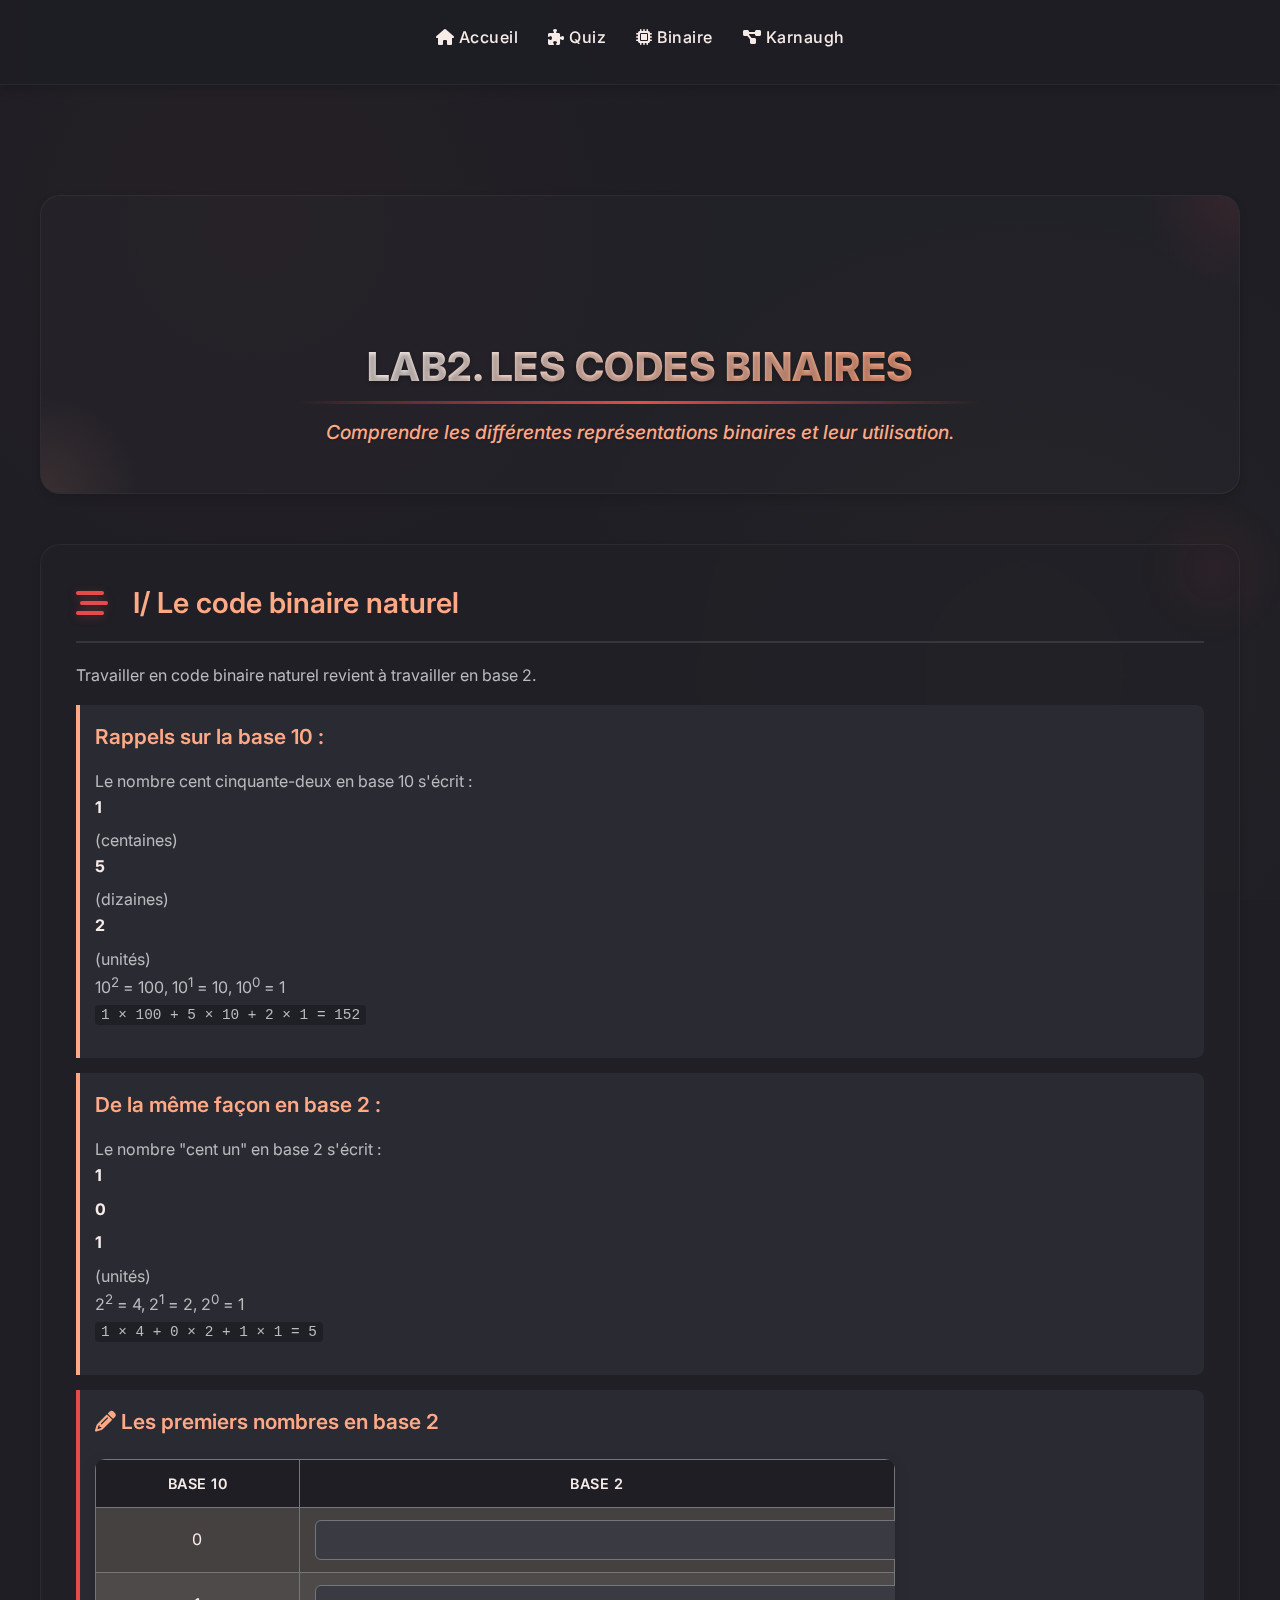
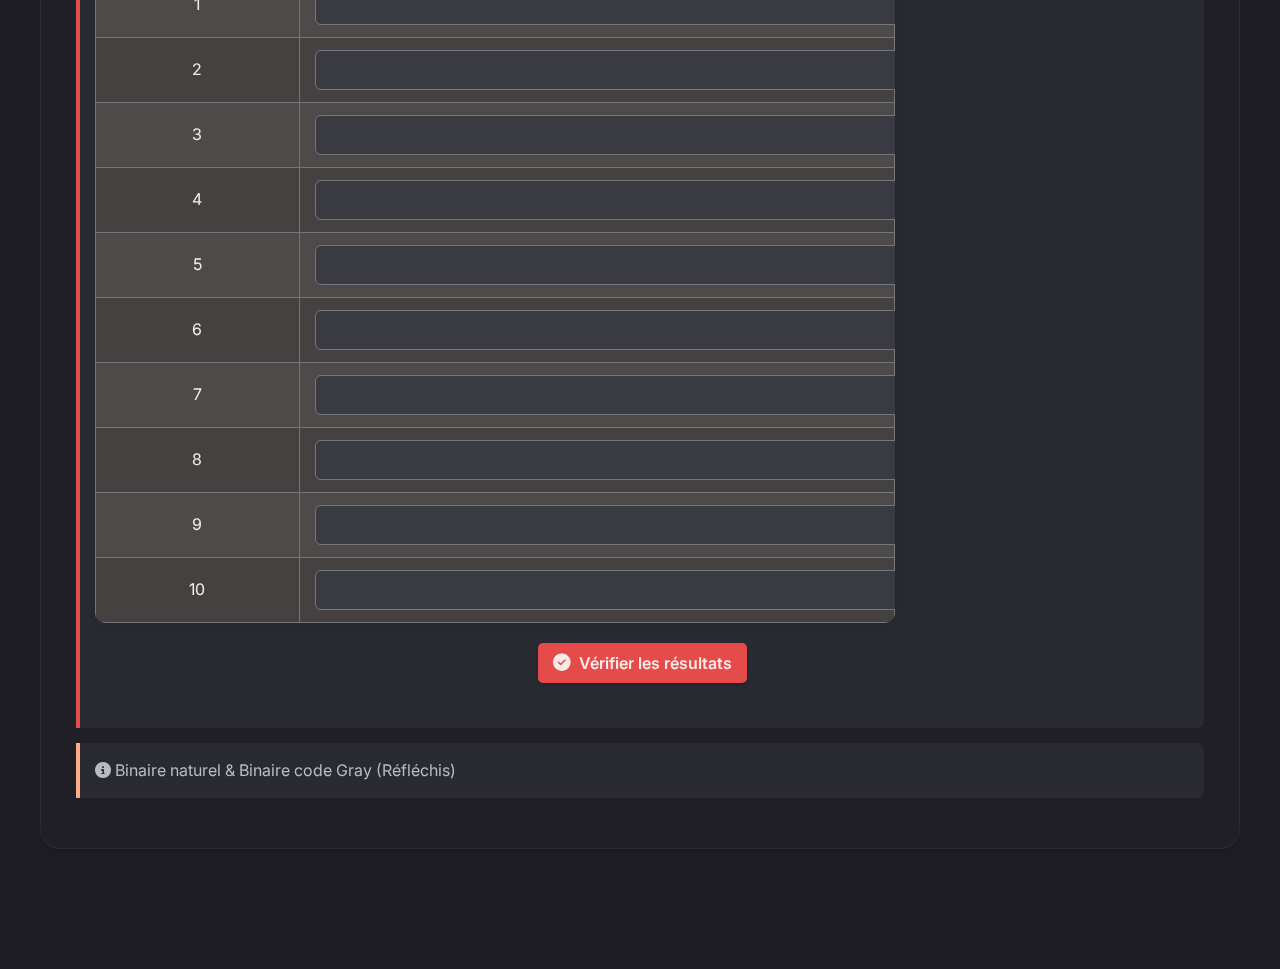
<file: docs/quizz_03_1.html>
<!DOCTYPE html>
<html lang="fr">
<head>
  <meta charset="UTF-8">
  <meta name="viewport" content="width=device-width, initial-scale=1.0">
  <title>Lab2 - Les Codes Binaires</title>
  <link rel="stylesheet" href="style.css">
  <link rel="preconnect" href="https://fonts.googleapis.com">
  <link rel="preconnect" href="https://fonts.gstatic.com" crossorigin>
  <link href="https://fonts.googleapis.com/css2?family=Inter:wght@400;500;600;700&display=swap" rel="stylesheet">
  <link rel="stylesheet" href="https://cdnjs.cloudflare.com/ajax/libs/font-awesome/6.4.0/css/all.min.css">
  <script src="navbar.js"></script>
</head>
<body>
  <div class="content">
    <div class="header-section">
      <div class="icon-container">
        <i class="fas fa-binary"></i>
      </div>
      <h1>Lab2. Les Codes Binaires</h1>
      <p class="subtitle">Comprendre les différentes représentations binaires et leur utilisation.</p>
    </div>

    <div class="category">
      <div class="category-header">
        <i class="fas fa-stream"></i>
        <h2>I/ Le code binaire naturel</h2>
      </div>
      <p>Travailler en code binaire naturel revient à travailler en base 2.</p>

      <div class="box">
        <h3>Rappels sur la base 10 :</h3>
        <p>
          Le nombre cent cinquante-deux en base 10 s'écrit : <br>
          <strong>1</strong> (centaines) <strong>5</strong> (dizaines) <strong>2</strong> (unités)<br>
          10<sup>2</sup> = 100, 10<sup>1</sup> = 10, 10<sup>0</sup> = 1<br>
          <span class="code">1 × 100 + 5 × 10 + 2 × 1 = 152</span>
        </p>
      </div>

      <div class="box">
        <h3>De la même façon en base 2 :</h3>
        <p>
          Le nombre "cent un" en base 2 s'écrit : <br>
          <strong>1</strong> <strong>0</strong> <strong>1</strong> (unités)<br>
          2<sup>2</sup> = 4, 2<sup>1</sup> = 2, 2<sup>0</sup> = 1<br>
          <span class="code">1 × 4 + 0 × 2 + 1 × 1 = 5</span>
        </p>
      </div>

      <div class="exercise">
        <h3><i class="fas fa-pencil-alt"></i> Les premiers nombres en base 2</h3>

        <table id="binaryTable">
          <thead>
            <tr>
              <th>Base 10</th>
              <th>Base 2</th>
            </tr>
          </thead>
          <tbody>
            <tr><td>0</td><td><input type="text"></td></tr>
            <tr><td>1</td><td><input type="text"></td></tr>
            <tr><td>2</td><td><input type="text"></td></tr>
            <tr><td>3</td><td><input type="text"></td></tr>
            <tr><td>4</td><td><input type="text"></td></tr>
            <tr><td>5</td><td><input type="text"></td></tr>
            <tr><td>6</td><td><input type="text"></td></tr>
            <tr><td>7</td><td><input type="text"></td></tr>
            <tr><td>8</td><td><input type="text"></td></tr>
            <tr><td>9</td><td><input type="text"></td></tr>
            <tr><td>10</td><td><input type="text"></td></tr>
          </tbody>
        </table>

        <div class="quiz-actions">
          <button type="button" class="submit-button" onclick="checkAnswers()">
            <i class="fas fa-check-circle"></i> Vérifier les résultats
          </button>
        </div>

        <div id="corrections" class="correction" style="display: none;"></div>
      </div>

      <p class="note"><i class="fas fa-info-circle"></i> Binaire naturel & Binaire code Gray (Réfléchis)</p>
    </div>
  </div>

  <script>
    const corrections = ["0000", "0001", "0010", "0011", "0100", "0101", "0110", "0111", "1000", "1001", "1010"];

    function checkAnswers() {
      const inputs = document.querySelectorAll('#binaryTable input');
      const correctionDiv = document.getElementById('corrections');
      correctionDiv.innerHTML = '<strong>Correction :</strong><br><ul>';

      let score = 0;
      inputs.forEach((input, index) => {
        const userValue = input.value.trim();
        const correctValue = corrections[index];
        if (userValue === correctValue) {
          correctionDiv.innerHTML += `
            <div class="result-item correct">
              <div class="result-icon"><i class="fas fa-check-circle"></i></div>
              <div class="result-content">
                <h4>Nombre ${index}</h4>
                <p class="result-text">${userValue}</p>
              </div>
            </div>
          `;
          score++;
          input.parentElement.classList.add('correct-answer');
        } else {
          correctionDiv.innerHTML += `
            <div class="result-item incorrect">
              <div class="result-icon"><i class="fas fa-times-circle"></i></div>
              <div class="result-content">
                <h4>Nombre ${index}</h4>
                <p class="result-text">${userValue || 'Non renseigné'}</p>
                <p class="result-explanation">Réponse correcte : ${correctValue}</p>
              </div>
            </div>
          `;
          input.parentElement.classList.add('wrong-answer');
        }
      });

      correctionDiv.innerHTML += `
        <div class="score-container">
          <div class="score-circle" style="--score-percentage: ${(score/corrections.length)*100}%">
            <div class="score-value">${score}/${corrections.length}</div>
          </div>
          <div class="score-message">
            <i class="fas ${score >= 8 ? 'fa-trophy' : score >= 5 ? 'fa-thumbs-up' : 'fa-book'}"></i>
            <p>${score >= 8 ? 'Excellent !' : score >= 5 ? 'Bon travail !' : 'Continuez à vous exercer.'}</p>
          </div>
        </div>
      `;
      
      correctionDiv.style.display = 'block';
      correctionDiv.scrollIntoView({ behavior: 'smooth' });
    }
  </script>
</body>
</html>
</file>
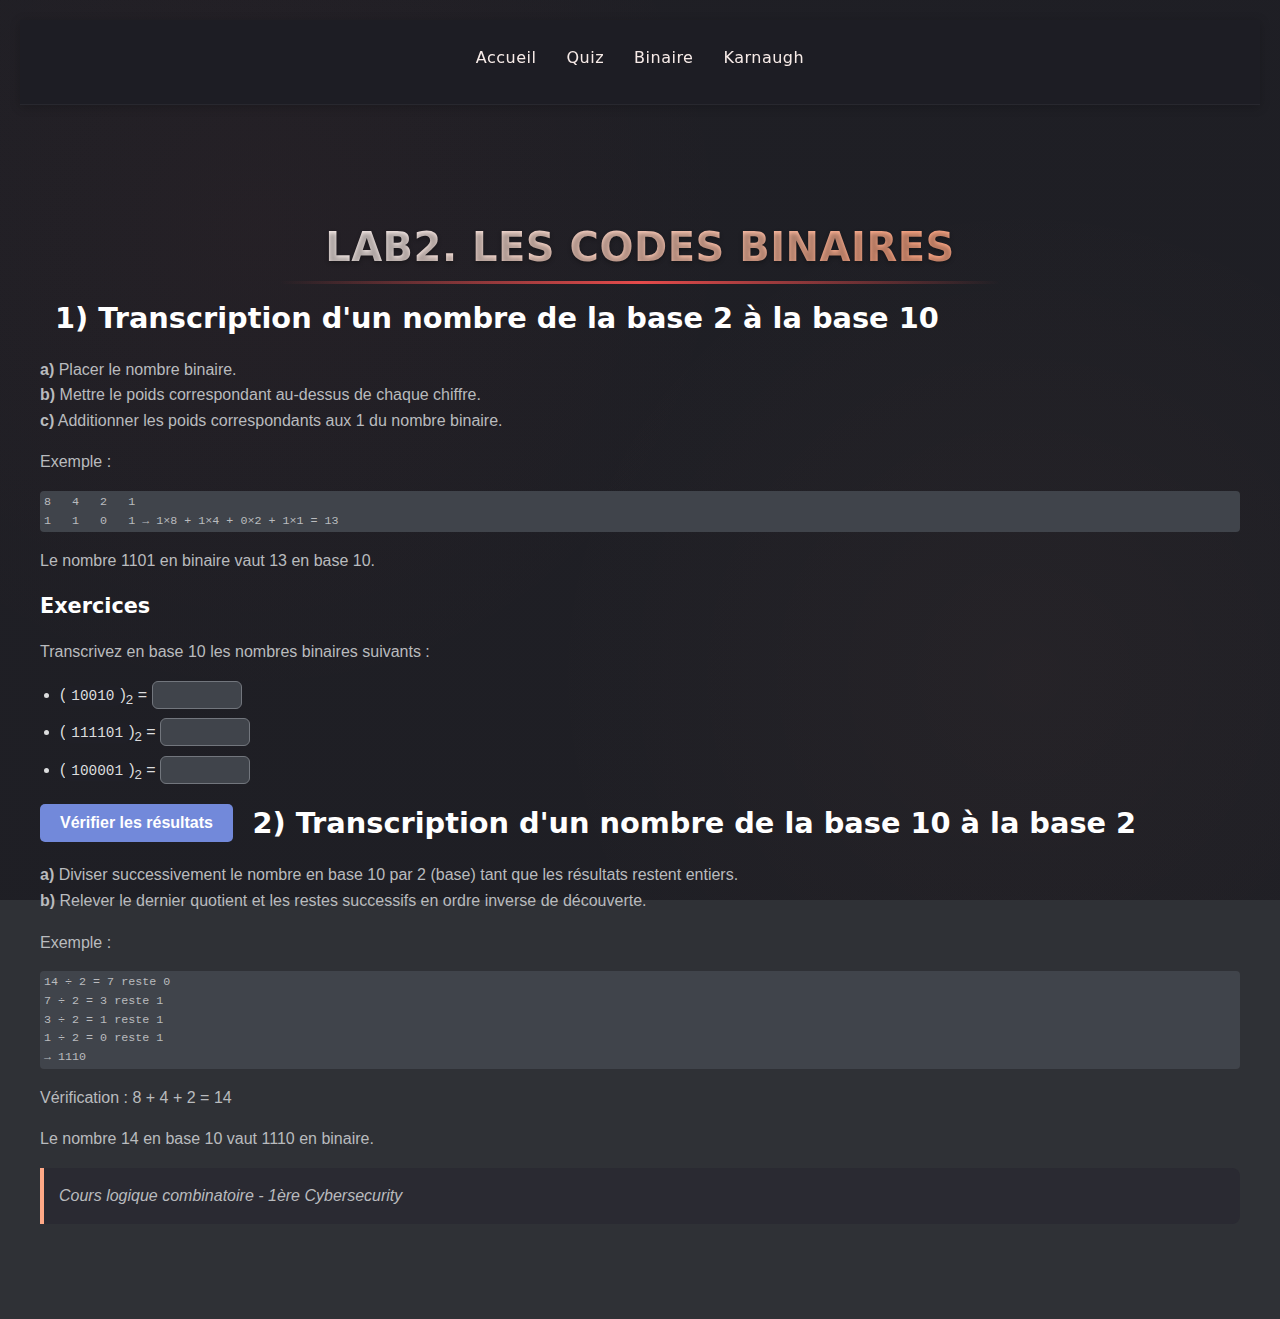
<file: docs/quizz_03_2.html>
<!DOCTYPE html>
<html lang="fr">
<head>
  <meta charset="UTF-8">
  <meta name="viewport" content="width=device-width, initial-scale=1.0">
  <title>Lab2 - Les Codes Binaires</title>
  <link rel="stylesheet" href="style.css">
  <script src="navbar.js"></script>
  <style>
    body {
      background-color: #2f3136;
      color: #dcddde;
      font-family: 'Segoe UI', Tahoma, Geneva, Verdana, sans-serif;
      padding: 20px;
    }
    h1, h2, h3 {
      color: #ffffff;
    }
    table {
      border-collapse: collapse;
      width: 60%;
      margin: 20px 0;
    }
    th, td {
      border: 1px solid #72767d;
      padding: 8px;
      text-align: center;
    }
    th {
      background-color: #36393f;
    }
    input[type="text"] {
      width: 80px;
      background-color: #40444b;
      color: #dcddde;
      border: 1px solid #72767d;
      padding: 4px;
      text-align: center;
    }
    button {
      background-color: #7289da;
      color: white;
      border: none;
      padding: 10px 20px;
      font-size: 16px;
      cursor: pointer;
      border-radius: 5px;
    }
    .note {
      font-style: italic;
      color: #b9bbbe;
    }
    .code {
      font-family: monospace;
      background: #40444b;
      padding: 2px 4px;
      border-radius: 4px;
    }
    .correction {
      margin-top: 10px;
      background-color: #23272a;
      padding: 10px;
      border-left: 4px solid #43b581;
    }
  </style>
</head>
<body>
  <div class="content">
    <h1>Lab2. Les Codes Binaires</h1>

    <h2>1) Transcription d'un nombre de la base 2 à la base 10</h2>
    <p><strong>a)</strong> Placer le nombre binaire.<br>
    <strong>b)</strong> Mettre le poids correspondant au-dessus de chaque chiffre.<br>
    <strong>c)</strong> Additionner les poids correspondants aux 1 du nombre binaire.</p>

    <p>Exemple :</p>
    <p class="code">8 &nbsp; 4 &nbsp; 2 &nbsp; 1<br>1 &nbsp; 1 &nbsp; 0 &nbsp; 1 → 1×8 + 1×4 + 0×2 + 1×1 = 13</p>

    <p>Le nombre 1101 en binaire vaut 13 en base 10.</p>

    <h3>Exercices</h3>
    <p>Transcrivez en base 10 les nombres binaires suivants :</p>
    <ul>
      <li>(<code>10010</code>)<sub>2</sub> = <input type="text" id="q1"></li>
      <li>(<code>111101</code>)<sub>2</sub> = <input type="text" id="q2"></li>
      <li>(<code>100001</code>)<sub>2</sub> = <input type="text" id="q3"></li>
    </ul>

    <button onclick="verifyPage2()">Vérifier les résultats</button>

    <div id="corrections2" class="correction" style="display: none;"></div>

    <h2>2) Transcription d'un nombre de la base 10 à la base 2</h2>
    <p><strong>a)</strong> Diviser successivement le nombre en base 10 par 2 (base) tant que les résultats restent entiers.<br>
    <strong>b)</strong> Relever le dernier quotient et les restes successifs en ordre inverse de découverte.</p>

    <p>Exemple :</p>
    <p class="code">
      14 ÷ 2 = 7 reste 0<br>
      7 ÷ 2 = 3 reste 1<br>
      3 ÷ 2 = 1 reste 1<br>
      1 ÷ 2 = 0 reste 1<br>
      → 1110
    </p>
    <p>Vérification : 8 + 4 + 2 = 14</p>

    <p>Le nombre 14 en base 10 vaut 1110 en binaire.</p>

    <script>
      const correctionsPage2 = [18, 61, 33];

      function verifyPage2() {
        const answers = [
          document.getElementById('q1').value.trim(),
          document.getElementById('q2').value.trim(),
          document.getElementById('q3').value.trim()
        ];

        const correctionDiv = document.getElementById('corrections2');
        correctionDiv.innerHTML = '<strong>Correction :</strong><br><ul>';

        answers.forEach((val, idx) => {
          const correct = correctionsPage2[idx];
          if (parseInt(val) === correct) {
            correctionDiv.innerHTML += `<li>✅ ${val}</li>`;
          } else {
            correctionDiv.innerHTML += `<li>❌ ${val || 'vide'} → ${correct}</li>`;
          }
        });

        correctionDiv.innerHTML += '</ul>';
        correctionDiv.style.display = 'block';
      }
    </script>

    <p class="note">Cours logique combinatoire - 1ère Cybersecurity</p>
  </div>
</body>
</html>
</file>
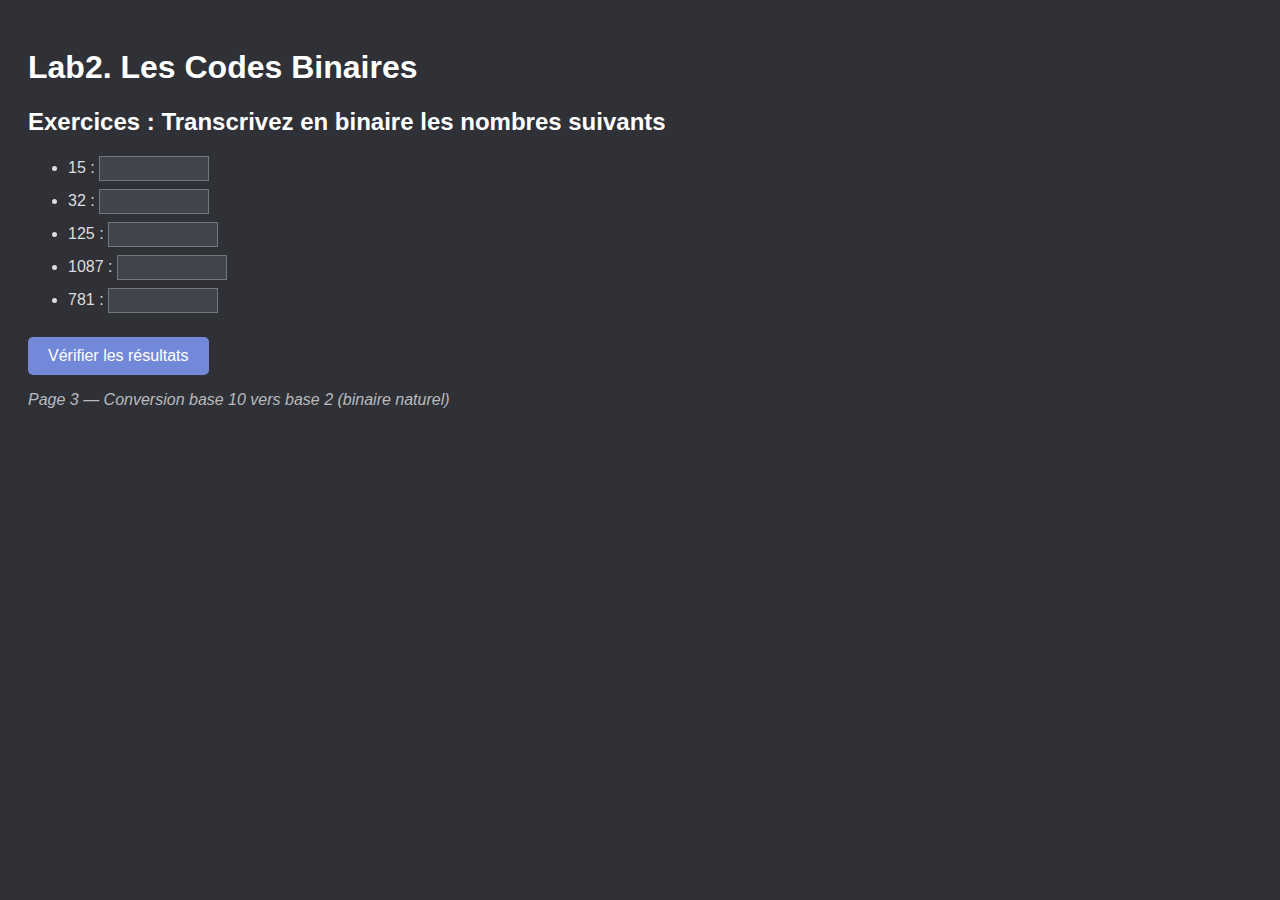
<file: docs/quizz_03_3.html>
<!DOCTYPE html>
<html lang="fr">
<head>
  <meta charset="UTF-8">
  <title>Lab2 - Les Codes Binaires</title>
  <style>
    body {
      background-color: #2f3136;
      color: #dcddde;
      font-family: 'Segoe UI', Tahoma, Geneva, Verdana, sans-serif;
      padding: 20px;
    }
    h1, h2, h3 {
      color: #ffffff;
    }
    input[type="text"] {
      width: 100px;
      background-color: #40444b;
      color: #dcddde;
      border: 1px solid #72767d;
      padding: 4px;
      text-align: center;
      margin-bottom: 8px;
    }
    button {
      background-color: #7289da;
      color: white;
      border: none;
      padding: 10px 20px;
      font-size: 16px;
      cursor: pointer;
      border-radius: 5px;
    }
    .correction {
      margin-top: 10px;
      background-color: #23272a;
      padding: 10px;
      border-left: 4px solid #43b581;
    }
    .note {
      font-style: italic;
      color: #b9bbbe;
    }
  </style>
</head>
<body>
  <h1>Lab2. Les Codes Binaires</h1>

  <h2>Exercices : Transcrivez en binaire les nombres suivants</h2>

  <ul>
    <li>15 : <input type="text" id="bin1"></li>
    <li>32 : <input type="text" id="bin2"></li>
    <li>125 : <input type="text" id="bin3"></li>
    <li>1087 : <input type="text" id="bin4"></li>
    <li>781 : <input type="text" id="bin5"></li>
  </ul>

  <button onclick="verifyPage3()">Vérifier les résultats</button>

  <div id="corrections3" class="correction" style="display: none;"></div>

  <script>
    const expectedBin = [
      "1111",          // 15
      "100000",        // 32
      "1111101",       // 125
      "10000111111",   // 1087
      "1100001101"      // 781
    ];

    function verifyPage3() {
      const answers = [
        document.getElementById('bin1').value.trim(),
        document.getElementById('bin2').value.trim(),
        document.getElementById('bin3').value.trim(),
        document.getElementById('bin4').value.trim(),
        document.getElementById('bin5').value.trim()
      ];

      const correctionDiv = document.getElementById('corrections3');
      correctionDiv.innerHTML = '<strong>Correction :</strong><br><ul>';

      answers.forEach((val, idx) => {
        const expected = expectedBin[idx];
        if (val === expected) {
          correctionDiv.innerHTML += `<li>✅ ${val}</li>`;
        } else {
          correctionDiv.innerHTML += `<li>❌ ${val || 'vide'} → ${expected}</li>`;
        }
      });

      correctionDiv.innerHTML += '</ul>';
      correctionDiv.style.display = 'block';
    }
  </script>

  <p class="note">Page 3 — Conversion base 10 vers base 2 (binaire naturel)</p>
</body>
</html>
</file>
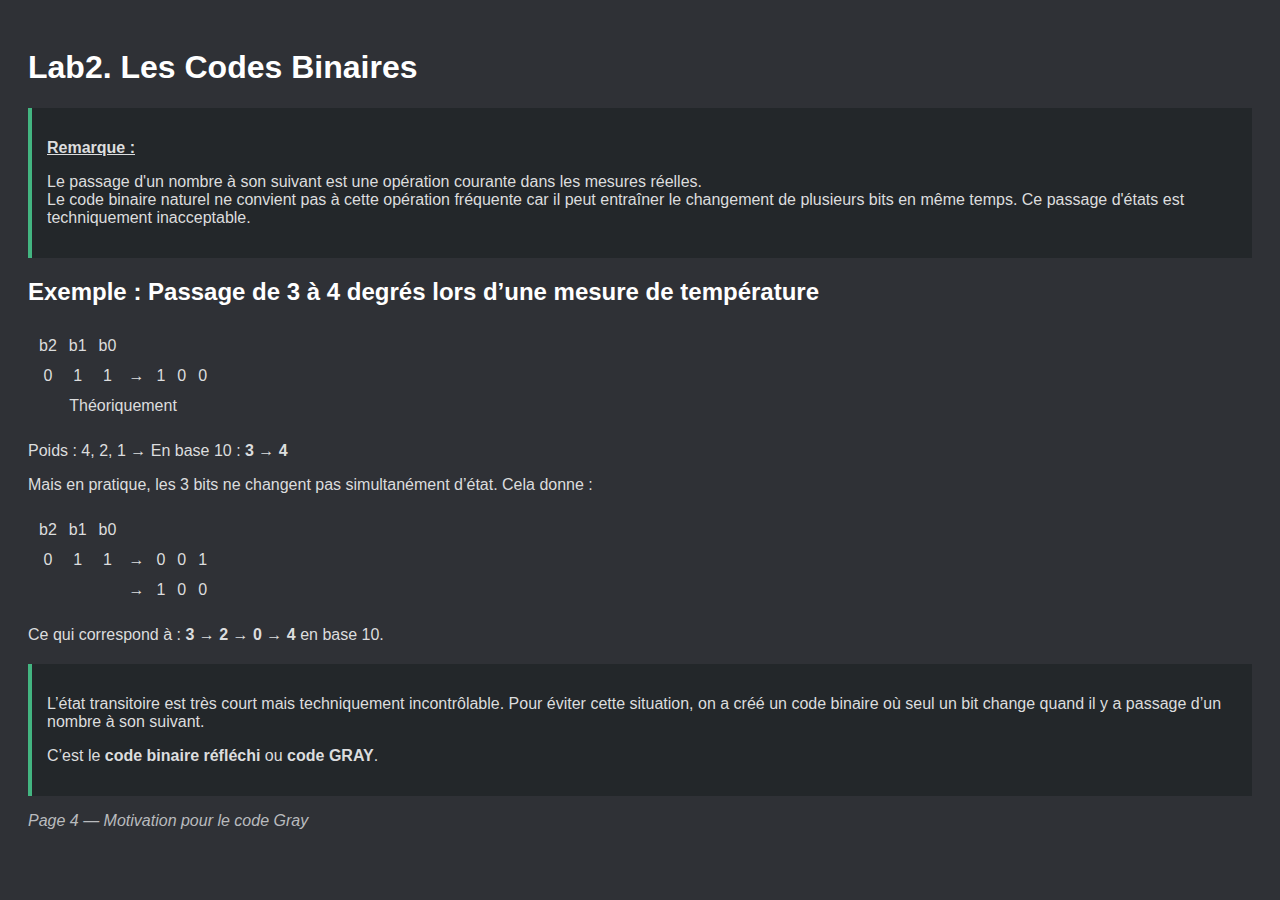
<file: docs/quizz_03_4.html>
<!DOCTYPE html>
<html lang="fr">
<head>
  <meta charset="UTF-8">
  <title>Lab2 - Les Codes Binaires</title>
  <style>
    body {
      background-color: #2f3136;
      color: #dcddde;
      font-family: 'Segoe UI', Tahoma, Geneva, Verdana, sans-serif;
      padding: 20px;
    }
    h1, h2, h3 {
      color: #ffffff;
    }
    .note {
      font-style: italic;
      color: #b9bbbe;
    }
    .code {
      font-family: monospace;
      background: #40444b;
      padding: 2px 4px;
      border-radius: 4px;
    }
    .box {
      background-color: #23272a;
      padding: 15px;
      border-left: 4px solid #43b581;
      margin-top: 20px;
    }
    .underline {
      text-decoration: underline;
    }
    table {
      width: auto;
      margin-top: 10px;
      border-spacing: 10px;
    }
    td {
      text-align: center;
    }
  </style>
</head>
<body>
  <h1>Lab2. Les Codes Binaires</h1>

  <div class="box">
    <p class="underline"><strong>Remarque :</strong></p>
    <p>Le passage d'un nombre à son suivant est une opération courante dans les mesures réelles.<br>
    Le code binaire naturel ne convient pas à cette opération fréquente car il peut entraîner le changement de plusieurs bits en même temps. Ce passage d'états est techniquement inacceptable.</p>
  </div>

  <h2>Exemple : Passage de 3 à 4 degrés lors d’une mesure de température</h2>

  <table>
    <tr><td>b2</td><td>b1</td><td>b0</td></tr>
    <tr><td>0</td><td>1</td><td>1</td><td>→</td><td>1</td><td>0</td><td>0</td></tr>
    <tr><td colspan="7">Théoriquement</td></tr>
  </table>

  <p>Poids : 4, 2, 1 → En base 10 : <strong>3 → 4</strong></p>

  <p>Mais en pratique, les 3 bits ne changent pas simultanément d’état. Cela donne :</p>

  <table>
    <tr><td>b2</td><td>b1</td><td>b0</td></tr>
    <tr><td>0</td><td>1</td><td>1</td><td>→</td><td>0</td><td>0</td><td>1</td></tr>
    <tr><td></td><td></td><td></td><td>→</td><td>1</td><td>0</td><td>0</td></tr>
  </table>

  <p>Ce qui correspond à : <strong>3 → 2 → 0 → 4</strong> en base 10.</p>

  <div class="box">
    <p>L’état transitoire est très court mais techniquement incontrôlable. Pour éviter cette situation, on a créé un code binaire où seul un bit change quand il y a passage d’un nombre à son suivant.</p>
    <p>C’est le <strong>code binaire réfléchi</strong> ou <strong>code GRAY</strong>.</p>
  </div>

  <p class="note">Page 4 — Motivation pour le code Gray</p>
</body>
</html>
</file>
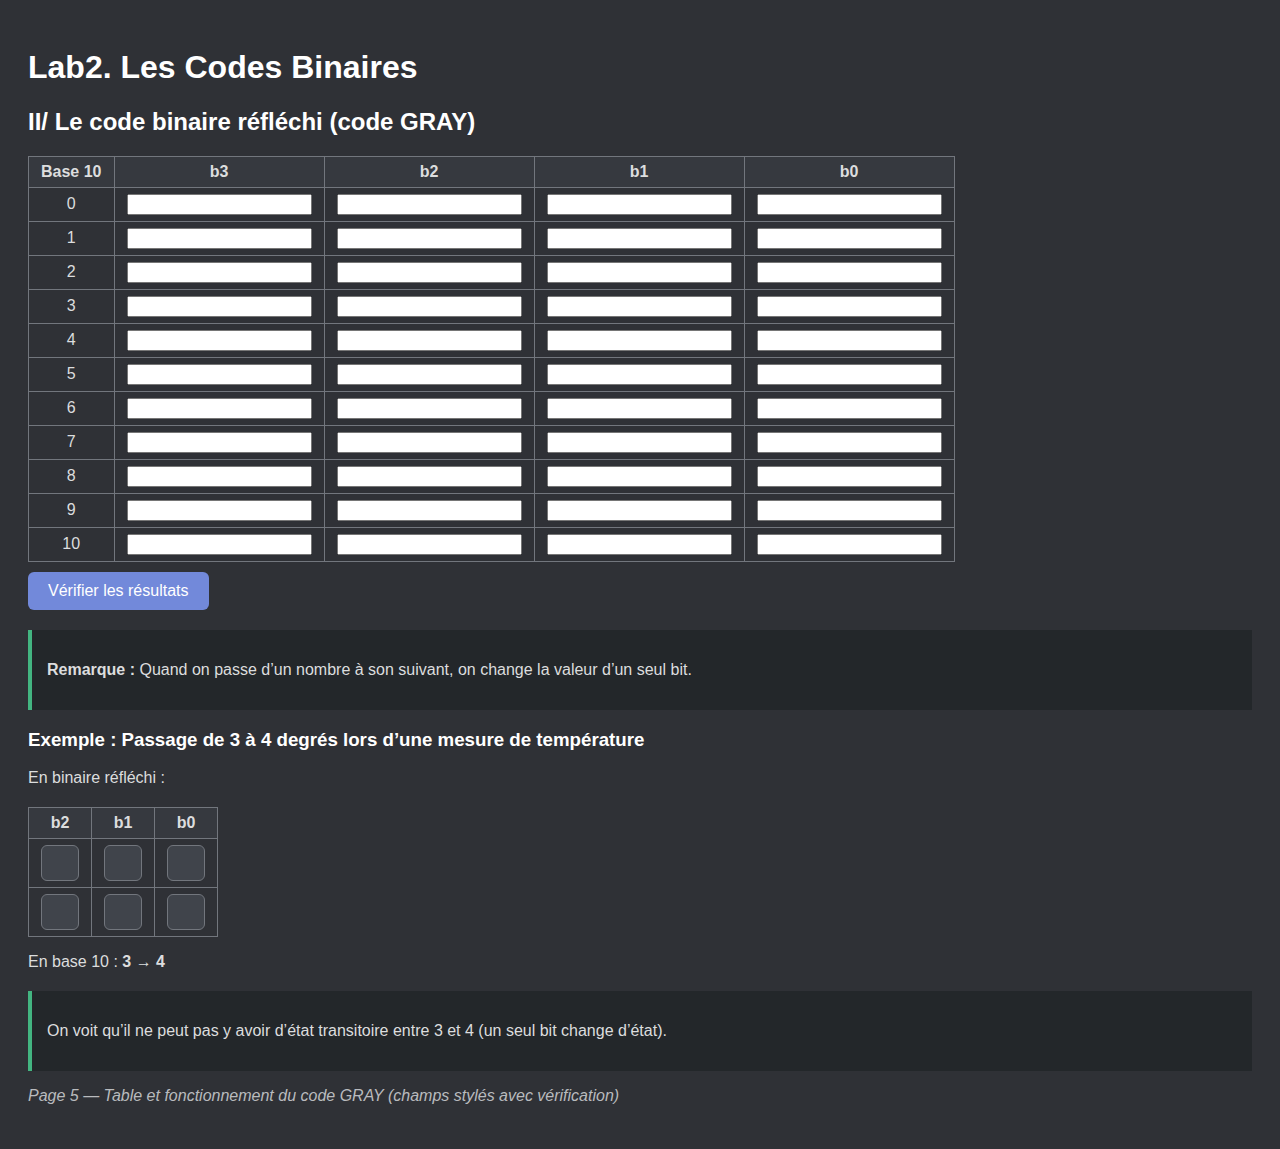
<file: docs/quizz_03_5.html>
<!DOCTYPE html>
<html lang="fr">
<head>
  <meta charset="UTF-8">
  <title>Lab2 - Les Codes Binaires</title>
  <style>
    body {
      background-color: #2f3136;
      color: #dcddde;
      font-family: 'Segoe UI', Tahoma, Geneva, Verdana, sans-serif;
      padding: 20px;
    }
    h1, h2, h3 {
      color: #ffffff;
    }
    input[type="text"] {
      width: 32px;
      height: 32px;
      background-color: #40444b;
      color: #dcddde;
      border: 1px solid #72767d;
      text-align: center;
      font-weight: bold;
      font-size: 16px;
      border-radius: 6px;
    }
    input[type="text"]:invalid {
      border: 1px solid red;
    }
    table {
      border-collapse: collapse;
      margin-top: 20px;
    }
    th, td {
      border: 1px solid #72767d;
      padding: 6px 12px;
      text-align: center;
    }
    th {
      background-color: #36393f;
    }
    .note {
      font-style: italic;
      color: #b9bbbe;
    }
    .box {
      background-color: #23272a;
      padding: 15px;
      border-left: 4px solid #43b581;
      margin-top: 20px;
    }
    button {
      margin-top: 10px;
      background-color: #7289da;
      color: white;
      border: none;
      padding: 10px 20px;
      font-size: 16px;
      cursor: pointer;
      border-radius: 6px;
    }
    .correction {
      margin-top: 15px;
      background-color: #23272a;
      padding: 10px;
      border-left: 4px solid #43b581;
    }
  </style>
</head>
<body>
  <h1>Lab2. Les Codes Binaires</h1>
  <h2>II/ Le code binaire réfléchi (code GRAY)</h2>

  <table id="grayTable">
    <thead>
      <tr>
        <th>Base 10</th>
        <th>b3</th>
        <th>b2</th>
        <th>b1</th>
        <th>b0</th>
      </tr>
    </thead>
    <tbody>
      <tr><td>0</td><td><input pattern="[01]"></td><td><input pattern="[01]"></td><td><input pattern="[01]"></td><td><input pattern="[01]"></td></tr>
      <tr><td>1</td><td><input pattern="[01]"></td><td><input pattern="[01]"></td><td><input pattern="[01]"></td><td><input pattern="[01]"></td></tr>
      <tr><td>2</td><td><input pattern="[01]"></td><td><input pattern="[01]"></td><td><input pattern="[01]"></td><td><input pattern="[01]"></td></tr>
      <tr><td>3</td><td><input pattern="[01]"></td><td><input pattern="[01]"></td><td><input pattern="[01]"></td><td><input pattern="[01]"></td></tr>
      <tr><td>4</td><td><input pattern="[01]"></td><td><input pattern="[01]"></td><td><input pattern="[01]"></td><td><input pattern="[01]"></td></tr>
      <tr><td>5</td><td><input pattern="[01]"></td><td><input pattern="[01]"></td><td><input pattern="[01]"></td><td><input pattern="[01]"></td></tr>
      <tr><td>6</td><td><input pattern="[01]"></td><td><input pattern="[01]"></td><td><input pattern="[01]"></td><td><input pattern="[01]"></td></tr>
      <tr><td>7</td><td><input pattern="[01]"></td><td><input pattern="[01]"></td><td><input pattern="[01]"></td><td><input pattern="[01]"></td></tr>
      <tr><td>8</td><td><input pattern="[01]"></td><td><input pattern="[01]"></td><td><input pattern="[01]"></td><td><input pattern="[01]"></td></tr>
      <tr><td>9</td><td><input pattern="[01]"></td><td><input pattern="[01]"></td><td><input pattern="[01]"></td><td><input pattern="[01]"></td></tr>
      <tr><td>10</td><td><input pattern="[01]"></td><td><input pattern="[01]"></td><td><input pattern="[01]"></td><td><input pattern="[01]"></td></tr>
    </tbody>
  </table>

  <button onclick="verifyGray()">Vérifier les résultats</button>
  <div id="grayCorrection" class="correction" style="display: none;"></div>

  <div class="box">
    <p><strong>Remarque :</strong> Quand on passe d’un nombre à son suivant, on change la valeur d’un seul bit.</p>
  </div>

  <h3>Exemple : Passage de 3 à 4 degrés lors d’une mesure de température</h3>
  <p>En binaire réfléchi :</p>
  <table>
    <thead><tr><th>b2</th><th>b1</th><th>b0</th></tr></thead>
    <tbody>
      <tr><td><input type="text" pattern="[01]"></td><td><input type="text" pattern="[01]"></td><td><input type="text" pattern="[01]"></td></tr>
      <tr><td><input type="text" pattern="[01]"></td><td><input type="text" pattern="[01]"></td><td><input type="text" pattern="[01]"></td></tr>
    </tbody>
  </table>

  <p>En base 10 : <strong>3 → 4</strong></p>

  <div class="box">
    <p>On voit qu’il ne peut pas y avoir d’état transitoire entre 3 et 4 (un seul bit change d’état).</p>
  </div>

  <p class="note">Page 5 — Table et fonctionnement du code GRAY (champs stylés avec vérification)</p>

  <script>
    const grayAnswers = [
      "0000", "0001", "0011", "0010", "0110", "0111", "0101", "0100", "1100", "1101", "1111"
    ];

    function verifyGray() {
      const rows = document.querySelectorAll('#grayTable tbody tr');
      const correctionDiv = document.getElementById('grayCorrection');
      correctionDiv.innerHTML = '<strong>Correction :</strong><br><ul>';
      rows.forEach((row, idx) => {
        const inputs = row.querySelectorAll('input');
        const userVal = Array.from(inputs).map(i => i.value.trim()).join('');
        const expected = grayAnswers[idx];
        if (userVal === expected) {
          correctionDiv.innerHTML += `<li>${idx} : ✅ ${userVal}</li>`;
        } else {
          correctionDiv.innerHTML += `<li>${idx} : ❌ ${userVal || 'vide'} → ${expected}</li>`;
        }
      });
      correctionDiv.innerHTML += '</ul>';
      correctionDiv.style.display = 'block';
    }
  </script>
</body>
</html>
</file>
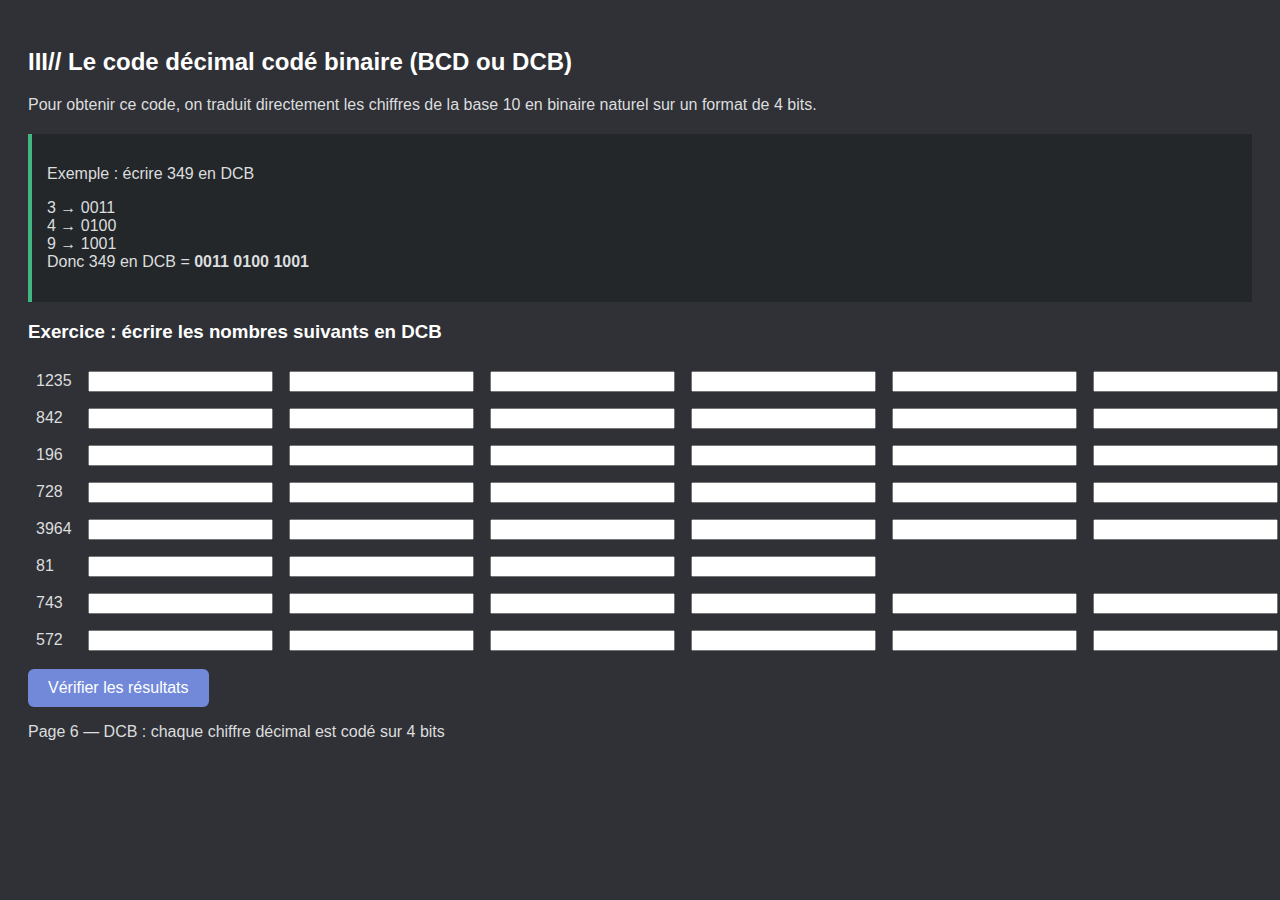
<file: docs/quizz_03_6.html>
<!DOCTYPE html>
<html lang="fr">
<head>
  <meta charset="UTF-8">
  <title>Lab2 - Les Codes Binaires</title>
  <style>
    body {
      background-color: #2f3136;
      color: #dcddde;
      font-family: 'Segoe UI', Tahoma, Geneva, Verdana, sans-serif;
      padding: 20px;
    }
    h1, h2, h3 {
      color: #ffffff;
    }
    input[type="text"] {
      width: 40px;
      height: 32px;
      background-color: #40444b;
      color: #dcddde;
      border: 1px solid #72767d;
      text-align: center;
      font-weight: bold;
      font-size: 16px;
      border-radius: 6px;
    }
    table {
      border-collapse: collapse;
      margin-top: 20px;
    }
    td {
      padding: 8px;
    }
    .box {
      background-color: #23272a;
      padding: 15px;
      border-left: 4px solid #43b581;
      margin-top: 20px;
    }
    button {
      margin-top: 10px;
      background-color: #7289da;
      color: white;
      border: none;
      padding: 10px 20px;
      font-size: 16px;
      cursor: pointer;
      border-radius: 6px;
    }
    .correction {
      margin-top: 15px;
      background-color: #23272a;
      padding: 10px;
      border-left: 4px solid #43b581;
    }
  </style>
</head>
<body>
  <h2>III// Le code décimal codé binaire (BCD ou DCB)</h2>
  <p>Pour obtenir ce code, on traduit directement les chiffres de la base 10 en binaire naturel sur un format de 4 bits.</p>

  <div class="box">
    <p>Exemple : écrire 349 en DCB</p>
    <p>
      3 → 0011<br>
      4 → 0100<br>
      9 → 1001<br>
      Donc 349 en DCB = <strong>0011 0100 1001</strong>
    </p>
  </div>

  <h3>Exercice : écrire les nombres suivants en DCB</h3>

  <table id="bcdTable">
    <tbody>
      <tr><td>1235</td><td><input></td><td><input></td><td><input></td><td><input></td><td><input></td><td><input></td><td><input></td><td><input></td></tr>
      <tr><td>842</td><td><input></td><td><input></td><td><input></td><td><input></td><td><input></td><td><input></td></tr>
      <tr><td>196</td><td><input></td><td><input></td><td><input></td><td><input></td><td><input></td><td><input></td></tr>
      <tr><td>728</td><td><input></td><td><input></td><td><input></td><td><input></td><td><input></td><td><input></td></tr>
      <tr><td>3964</td><td><input></td><td><input></td><td><input></td><td><input></td><td><input></td><td><input></td><td><input></td><td><input></td></tr>
      <tr><td>81</td><td><input></td><td><input></td><td><input></td><td><input></td></tr>
      <tr><td>743</td><td><input></td><td><input></td><td><input></td><td><input></td><td><input></td><td><input></td></tr>
      <tr><td>572</td><td><input></td><td><input></td><td><input></td><td><input></td><td><input></td><td><input></td></tr>
    </tbody>
  </table>

  <button onclick="verifyBCD()">Vérifier les résultats</button>
  <div id="bcdCorrection" class="correction" style="display: none;"></div>

  <script>
    const bcdAnswers = {
      "1235": "0001001000110101",
      "842": "100001000010",
      "196": "000110010110",
      "728": "011100101000",
      "3964": "0011100101100100",
      "81": "10000001",
      "743": "011101000011",
      "572": "010101110010"
    };

    function verifyBCD() {
      const rows = document.querySelectorAll('#bcdTable tbody tr');
      const correctionDiv = document.getElementById('bcdCorrection');
      correctionDiv.innerHTML = '<strong>Correction :</strong><br><ul>';
      rows.forEach(row => {
        const val = row.cells[0].innerText;
        const inputs = row.querySelectorAll('input');
        const userVal = Array.from(inputs).map(i => i.value.trim()).join('');
        const expected = bcdAnswers[val];
        if (userVal === expected) {
          correctionDiv.innerHTML += `<li>${val} : ✅ ${userVal}</li>`;
        } else {
          correctionDiv.innerHTML += `<li>${val} : ❌ ${userVal || 'vide'} → ${expected}</li>`;
        }
      });
      correctionDiv.innerHTML += '</ul>';
      correctionDiv.style.display = 'block';
    }
  </script>

  <p class="note">Page 6 — DCB : chaque chiffre décimal est codé sur 4 bits</p>
</body>
</html>
</file>
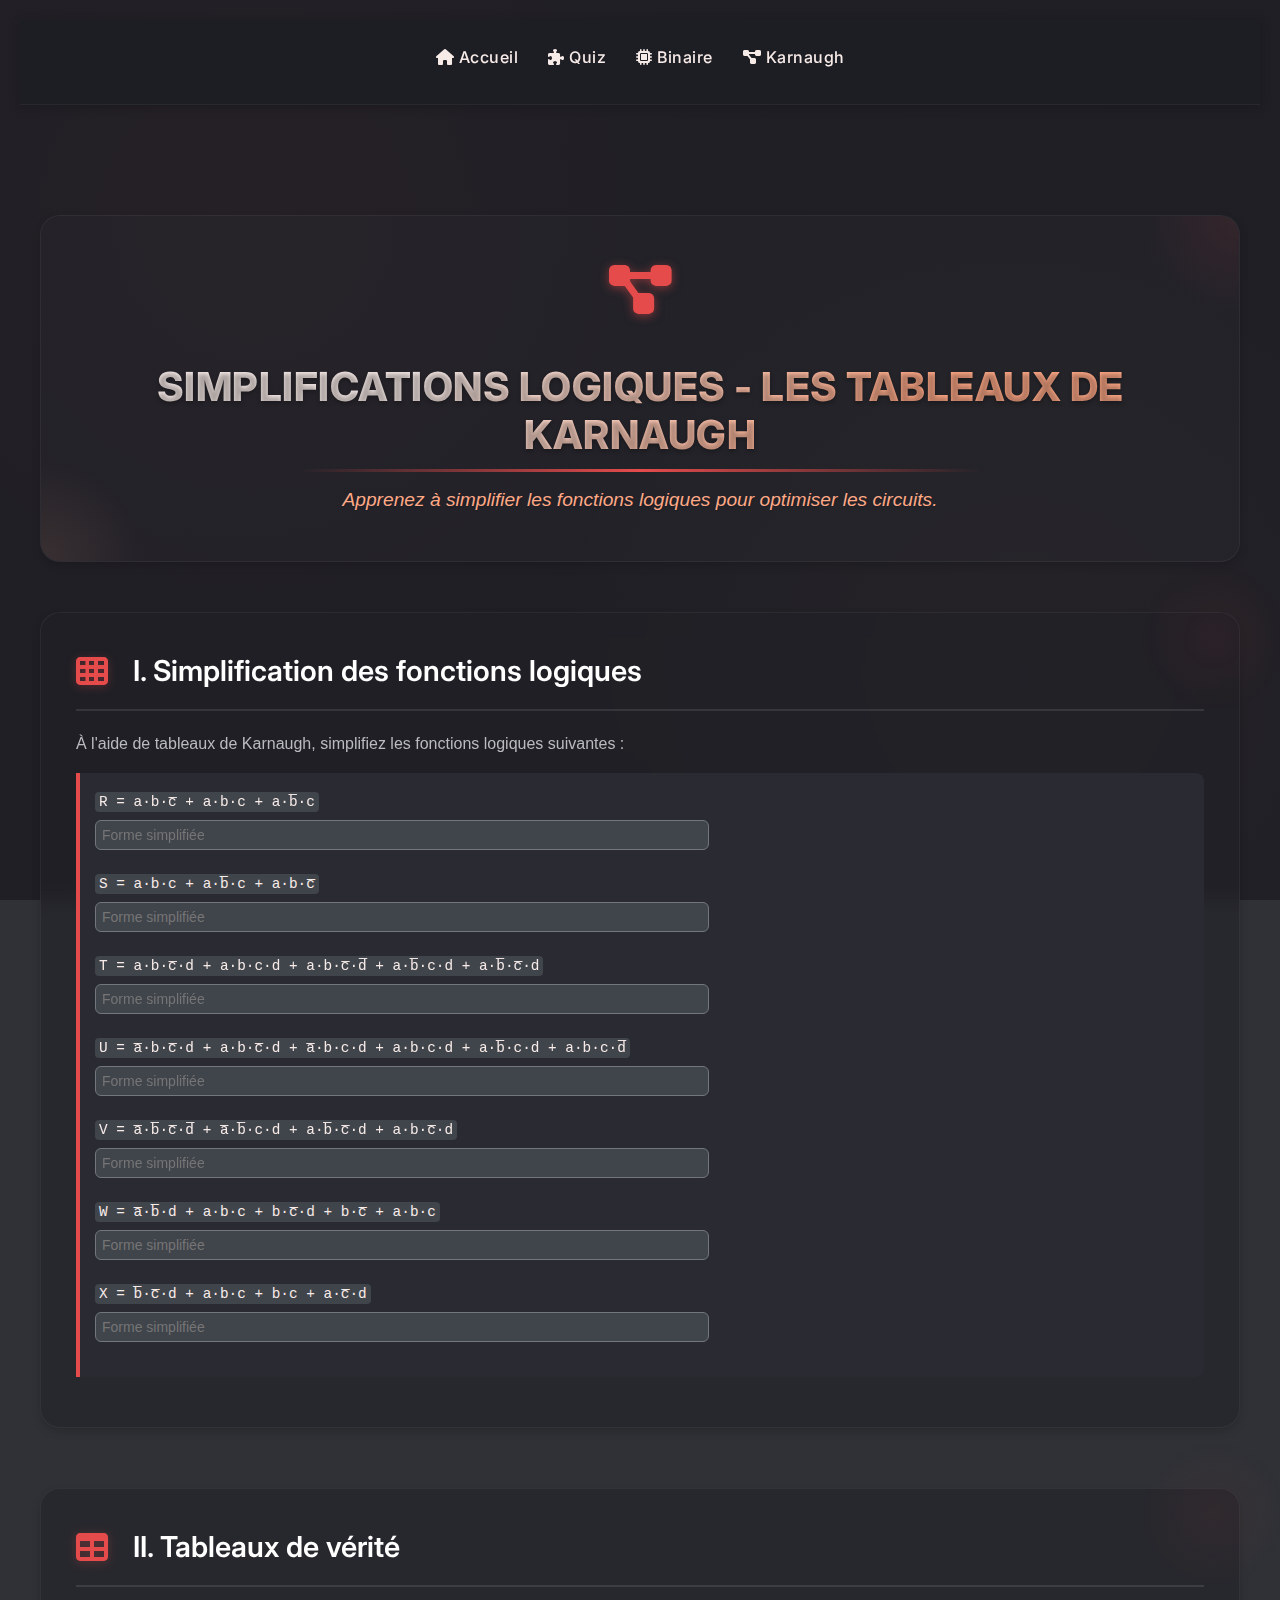
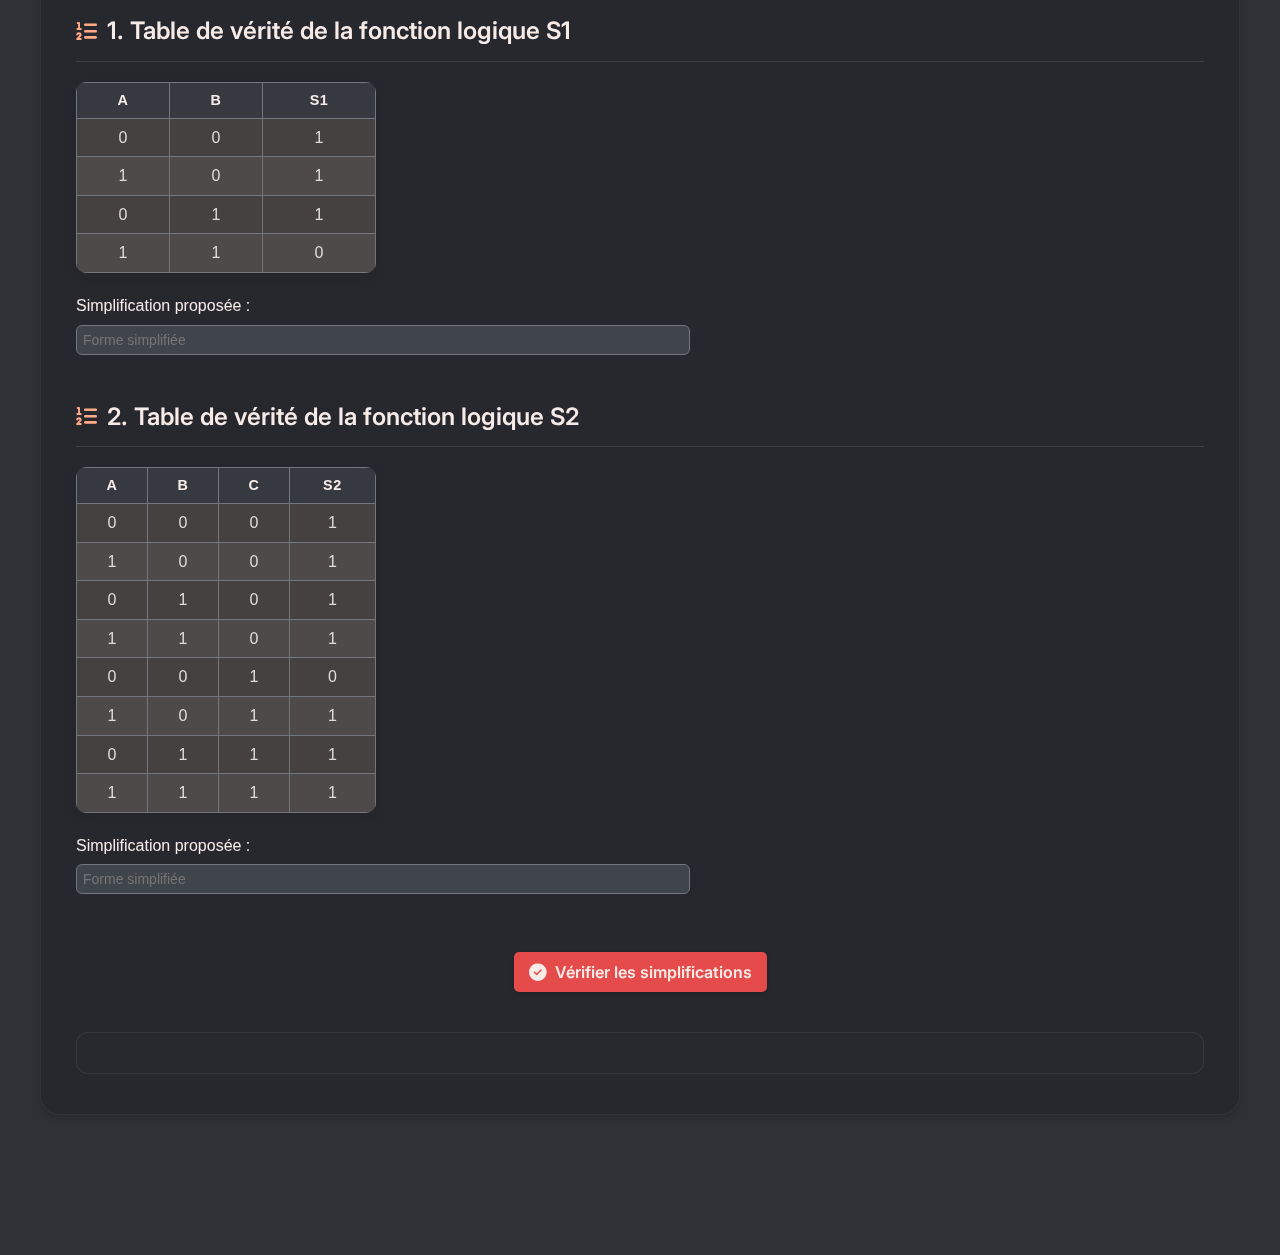
<file: docs/quizz_04_1.html>
<!DOCTYPE html>
<html lang="fr">
<head>
  <meta charset="UTF-8">
  <meta name="viewport" content="width=device-width, initial-scale=1.0">
  <title>Simplifications Logiques (1/3)</title>
  <link rel="stylesheet" href="style.css">
  <link rel="preconnect" href="https://fonts.googleapis.com">
  <link rel="preconnect" href="https://fonts.gstatic.com" crossorigin>
  <link href="https://fonts.googleapis.com/css2?family=Inter:wght@400;500;600;700&display=swap" rel="stylesheet">
  <link rel="stylesheet" href="https://cdnjs.cloudflare.com/ajax/libs/font-awesome/6.4.0/css/all.min.css">
  <script src="navbar.js"></script>
  <style>
    body {
      background-color: #2f3136;
      color: #dcddde;
      font-family: 'Segoe UI', Tahoma, Geneva, Verdana, sans-serif;
      padding: 20px;
    }
    h1, h2, h3 {
      color: #ffffff;
    }
    table {
      border-collapse: collapse;
      margin: 20px 0;
      width: auto;
      min-width: 300px;
    }
    th, td {
      border: 1px solid #72767d;
      padding: 6px 12px;
      text-align: center;
    }
    th {
      background-color: #36393f;
    }
    input[type="text"] {
      width: 100%;
      background-color: #40444b;
      color: #dcddde;
      border: 1px solid #72767d;
      padding: 6px;
      border-radius: 6px;
      font-size: 14px;
    }
    button {
      margin-top: 20px;
      background-color: #7289da;
      color: white;
      border: none;
      padding: 10px 20px;
      font-size: 16px;
      cursor: pointer;
      border-radius: 6px;
    }
    .box {
      background-color: #23272a;
      padding: 15px;
      border-left: 4px solid #43b581;
      margin-top: 20px;
    }
    .correction {
      display: none;
      margin-top: 15px;
      background-color: #2f3136;
      padding: 10px;
      border-left: 4px solid #43b581;
      white-space: pre-wrap;
    }
    code {
      background-color: #40444b;
      padding: 2px 4px;
      border-radius: 4px;
    }
    .form-row {
      display: flex;
      flex-direction: column;
      margin-bottom: 12px;
      max-width: 600px;
    }
    .form-row input {
      margin-top: 6px;
    }
  </style>
</head>
<body>
  <div class="content">
    <div class="header-section">
      <div class="icon-container">
        <i class="fas fa-project-diagram"></i>
      </div>
      <h1>Simplifications Logiques - Les Tableaux de Karnaugh</h1>
      <p class="subtitle">Apprenez à simplifier les fonctions logiques pour optimiser les circuits.</p>
    </div>

    <div class="category">
      <div class="category-header">
        <i class="fas fa-th"></i>
        <h2>I. Simplification des fonctions logiques</h2>
      </div>
      <p>À l'aide de tableaux de Karnaugh, simplifiez les fonctions logiques suivantes :</p>

      <div class="exercise">
        <div class="form-row">
          <label><code>R = a·b·c̅ + a·b·c + a·b̅·c</code>
            <input id="r" type="text" placeholder="Forme simplifiée">
          </label>
        </div>
        <div class="form-row">
          <label><code>S = a·b·c + a·b̅·c + a·b·c̅</code>
            <input id="s" type="text" placeholder="Forme simplifiée">
          </label>
        </div>
        <div class="form-row">
          <label><code>T = a·b·c̅·d + a·b·c·d + a·b·c̅·d̅ + a·b̅·c·d + a·b̅·c̅·d</code>
            <input id="t" type="text" placeholder="Forme simplifiée">
          </label>
        </div>
        <div class="form-row">
          <label><code>U = a̅·b·c̅·d + a·b·c̅·d + a̅·b·c·d + a·b·c·d + a·b̅·c·d + a·b·c·d̅</code>
            <input id="u" type="text" placeholder="Forme simplifiée">
          </label>
        </div>
        <div class="form-row">
          <label><code>V = a̅·b̅·c̅·d̅ + a̅·b̅·c·d + a·b̅·c̅·d + a·b·c̅·d</code>
            <input id="v" type="text" placeholder="Forme simplifiée">
          </label>
        </div>
        <div class="form-row">
          <label><code>W = a̅·b̅·d + a·b·c + b·c̅·d + b·c̅ + a·b·c</code>
            <input id="w" type="text" placeholder="Forme simplifiée">
          </label>
        </div>
        <div class="form-row">
          <label><code>X = b̅·c̅·d + a·b·c + b·c + a·c̅·d</code>
            <input id="x" type="text" placeholder="Forme simplifiée">
          </label>
        </div>
      </div>
    </div>

    <div class="category">
      <div class="category-header">
        <i class="fas fa-table"></i>
        <h2>II. Tableaux de vérité</h2>
      </div>

      <div class="subcategory">
        <h3 class="subcategory-title"><i class="fas fa-list-ol"></i> 1. Table de vérité de la fonction logique S1</h3>
        <table>
          <thead><tr><th>a</th><th>b</th><th>S1</th></tr></thead>
          <tbody>
            <tr><td>0</td><td>0</td><td>1</td></tr>
            <tr><td>1</td><td>0</td><td>1</td></tr>
            <tr><td>0</td><td>1</td><td>1</td></tr>
            <tr><td>1</td><td>1</td><td>0</td></tr>
          </tbody>
        </table>
        <div class="form-row">
          <label>Simplification proposée :
            <input id="s1" type="text" placeholder="Forme simplifiée">
          </label>
        </div>
      </div>

      <div class="subcategory">
        <h3 class="subcategory-title"><i class="fas fa-list-ol"></i> 2. Table de vérité de la fonction logique S2</h3>
        <table>
          <thead><tr><th>a</th><th>b</th><th>c</th><th>S2</th></tr></thead>
          <tbody>
            <tr><td>0</td><td>0</td><td>0</td><td>1</td></tr>
            <tr><td>1</td><td>0</td><td>0</td><td>1</td></tr>
            <tr><td>0</td><td>1</td><td>0</td><td>1</td></tr>
            <tr><td>1</td><td>1</td><td>0</td><td>1</td></tr>
            <tr><td>0</td><td>0</td><td>1</td><td>0</td></tr>
            <tr><td>1</td><td>0</td><td>1</td><td>1</td></tr>
            <tr><td>0</td><td>1</td><td>1</td><td>1</td></tr>
            <tr><td>1</td><td>1</td><td>1</td><td>1</td></tr>
          </tbody>
        </table>
        <div class="form-row">
          <label>Simplification proposée :
            <input id="s2" type="text" placeholder="Forme simplifiée">
          </label>
        </div>
      </div>

      <div class="quiz-actions">
        <button onclick="corriger()" class="submit-button">
          <i class="fas fa-check-circle"></i> Vérifier les simplifications
        </button>
      </div>
      
      <div id="corrections" class="result-container"></div>
    </div>
  </div>
  
  <script>
    function corriger() {
      const solutions = {
        r: ["a.b + a.c", "a.(b + c)"],
        s: ["a.c + a.b", "a.(b + c)"],
        t: ["a.c + a.d", "a.(c + d)"],
        u: ["c.d + a.b", "c.d + a.b"],
        v: ["a.d + b.c", "a.d + b.c"],
        w: ["a.b.c + a̅.d + b.c̅", "a.b.c + a̅.d + b.c̅"],
        x: ["a.c̅.d + b.c + a.b.c", "a.c̅.d + b.c"],
        s1: ["a̅ + b̅", "a̅ + b̅"],
        s2: ["a̅.c̅ + b̅.c̅ + a.b", "(a̅ + b̅).c̅ + a.b"]
      };

      let html = '';
      let score = 0;
      const totalQuestions = Object.keys(solutions).length;
      
      for (const key in solutions) {
        const input = document.getElementById(key);
        if (!input) continue;
        
        const val = input.value.trim().replace(/\s+/g, '').toLowerCase();
        const matches = solutions[key].some(sol => {
          const normalizedSol = sol.replace(/\s+/g, '').toLowerCase()
                                  .replace(/\·/g, '.')
                                  .replace(/\+/g, '+');
          return val === normalizedSol;
        });
        
        if (matches) {
          score++;
          html += `
            <div class="result-item correct">
              <div class="result-icon"><i class="fas fa-check-circle"></i></div>
              <div class="result-content">
                <h4>Fonction ${key.toUpperCase()}</h4>
                <p class="result-text">${input.value || 'Non renseigné'}</p>
              </div>
            </div>
          `;
        } else {
          html += `
            <div class="result-item incorrect">
              <div class="result-icon"><i class="fas fa-times-circle"></i></div>
              <div class="result-content">
                <h4>Fonction ${key.toUpperCase()}</h4>
                <p class="result-text">${input.value || 'Non renseigné'}</p>
                <p class="result-explanation">Réponse correcte : ${solutions[key].join(' ou ')}</p>
              </div>
            </div>
          `;
        }
      }
      
      const scorePercentage = (score / totalQuestions) * 100;
      let scoreMessage = '';
      let scoreIconClass = '';
      
      if (scorePercentage >= 80) {
        scoreMessage = 'Excellent ! Vous maîtrisez bien les simplifications logiques.';
        scoreIconClass = 'fa-trophy';
      } else if (scorePercentage >= 60) {
        scoreMessage = 'Bon travail ! Continuez à pratiquer.';
        scoreIconClass = 'fa-thumbs-up';
      } else {
        scoreMessage = 'Vous devriez réviser les méthodes de simplification.';
        scoreIconClass = 'fa-book';
      }
      
      const resultHTML = `
        <div class="score-container">
          <div class="score-circle" style="--score-percentage: ${scorePercentage}%">
            <div class="score-value">${score}/${totalQuestions}</div>
          </div>
          <div class="score-message">
            <i class="fas ${scoreIconClass}"></i>
            <p>${scoreMessage}</p>
          </div>
        </div>
        <h3 class="results-title">Détails des réponses</h3>
        <div class="results-details">
          ${html}
        </div>
      `;
      
      const zone = document.getElementById('corrections');
      zone.innerHTML = resultHTML;
      zone.scrollIntoView({ behavior: 'smooth' });
    }
  </script>
</body>
</html>
</file>
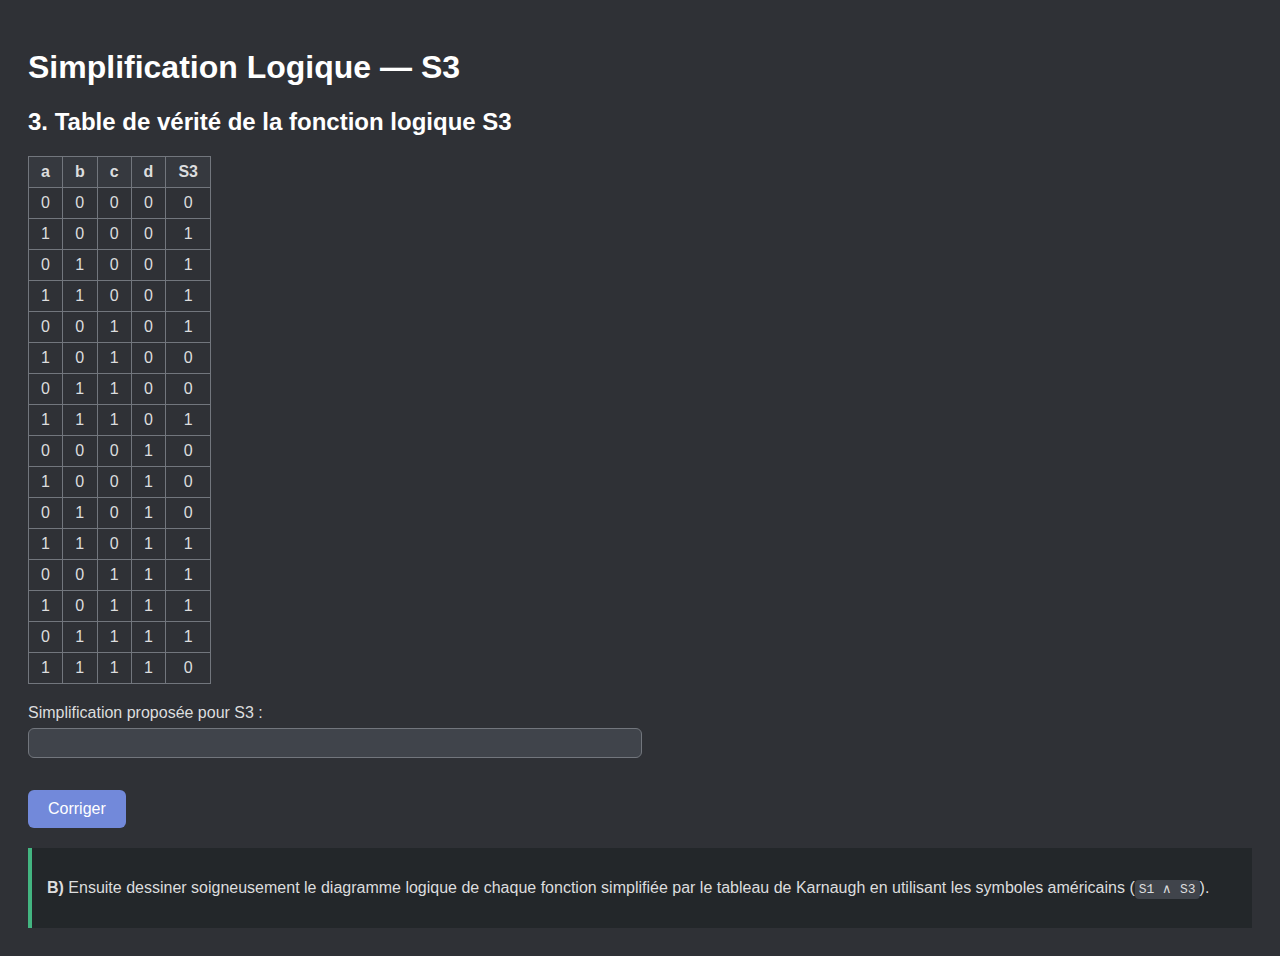
<file: docs/quizz_04_2.html>
<!DOCTYPE html>
<html lang="fr">
<head>
  <meta charset="UTF-8">
  <title>Simplifications Logiques - S3</title>
  <style>
    body {
      background-color: #2f3136;
      color: #dcddde;
      font-family: 'Segoe UI', Tahoma, Geneva, Verdana, sans-serif;
      padding: 20px;
    }
    h1, h2, h3 {
      color: #ffffff;
    }
    table {
      border-collapse: collapse;
      margin: 20px 0;
      width: auto;
    }
    th, td {
      border: 1px solid #72767d;
      padding: 6px 12px;
      text-align: center;
    }
    th {
      background-color: #36393f;
    }
    input[type="text"] {
      width: 100%;
      background-color: #40444b;
      color: #dcddde;
      border: 1px solid #72767d;
      padding: 6px;
      border-radius: 6px;
      font-size: 14px;
    }
    button {
      margin-top: 20px;
      background-color: #7289da;
      color: white;
      border: none;
      padding: 10px 20px;
      font-size: 16px;
      cursor: pointer;
      border-radius: 6px;
    }
    .box {
      background-color: #23272a;
      padding: 15px;
      border-left: 4px solid #43b581;
      margin-top: 20px;
    }
    .correction {
      display: none;
      margin-top: 15px;
      background-color: #2f3136;
      padding: 10px;
      border-left: 4px solid #43b581;
      white-space: pre-wrap;
    }
    code {
      background-color: #40444b;
      padding: 2px 4px;
      border-radius: 4px;
    }
    .form-row {
      display: flex;
      flex-direction: column;
      margin-bottom: 12px;
      max-width: 600px;
    }
    .form-row input {
      margin-top: 6px;
    }
  </style>
</head>
<body>
  <h1>Simplification Logique — S3</h1>

  <h2>3. Table de vérité de la fonction logique S3</h2>
  <table>
    <thead><tr><th>a</th><th>b</th><th>c</th><th>d</th><th>S3</th></tr></thead>
    <tbody>
      <tr><td>0</td><td>0</td><td>0</td><td>0</td><td>0</td></tr>
      <tr><td>1</td><td>0</td><td>0</td><td>0</td><td>1</td></tr>
      <tr><td>0</td><td>1</td><td>0</td><td>0</td><td>1</td></tr>
      <tr><td>1</td><td>1</td><td>0</td><td>0</td><td>1</td></tr>
      <tr><td>0</td><td>0</td><td>1</td><td>0</td><td>1</td></tr>
      <tr><td>1</td><td>0</td><td>1</td><td>0</td><td>0</td></tr>
      <tr><td>0</td><td>1</td><td>1</td><td>0</td><td>0</td></tr>
      <tr><td>1</td><td>1</td><td>1</td><td>0</td><td>1</td></tr>
      <tr><td>0</td><td>0</td><td>0</td><td>1</td><td>0</td></tr>
      <tr><td>1</td><td>0</td><td>0</td><td>1</td><td>0</td></tr>
      <tr><td>0</td><td>1</td><td>0</td><td>1</td><td>0</td></tr>
      <tr><td>1</td><td>1</td><td>0</td><td>1</td><td>1</td></tr>
      <tr><td>0</td><td>0</td><td>1</td><td>1</td><td>1</td></tr>
      <tr><td>1</td><td>0</td><td>1</td><td>1</td><td>1</td></tr>
      <tr><td>0</td><td>1</td><td>1</td><td>1</td><td>1</td></tr>
      <tr><td>1</td><td>1</td><td>1</td><td>1</td><td>0</td></tr>
    </tbody>
  </table>

  <div class="form-row">
    <label>Simplification proposée pour S3 :
      <input id="s3" type="text">
    </label>
  </div>

  <button onclick="corriger()">Corriger</button>
  <div id="corrections" class="correction"></div>

  <script>
    function corriger() {
      const solutions = {
        s3: [
          "a̅c̅ + b̅c̅ + a.b̅.d̅ + a̅.b̅.d + a̅.b.d + a.b.d̅", 
          "(a + c).(b + c).(a̅ + b + d̅).(a + b + d̅).(a + b̅ + d)"
        ]
      };

      let html = '<strong>Correction :</strong><br><ul>';
      for (const key in solutions) {
        const input = document.getElementById(key);
        if (!input) continue;
        const val = input.value.trim().replace(/\s+/g, '').toLowerCase();
        const matches = solutions[key].some(sol => val === sol.replace(/\s+/g, '').toLowerCase());
        html += `<li><code>${key.toUpperCase()}</code> : ${matches ? '✅' : '❌'} ${input.value || 'vide'} → ${solutions[key].join('  ou  ')}</li>`;
      }
      html += '</ul>';
      const zone = document.getElementById('corrections');
      zone.innerHTML = html;
      zone.style.display = 'block';
    }
  </script>

  <div class="box">
    <p><strong>B)</strong> Ensuite dessiner soigneusement le diagramme logique de chaque fonction simplifiée par le tableau de Karnaugh en utilisant les symboles américains (<code>S1 ∧ S3</code>).</p>
  </div>
</body>
</html>
</file>
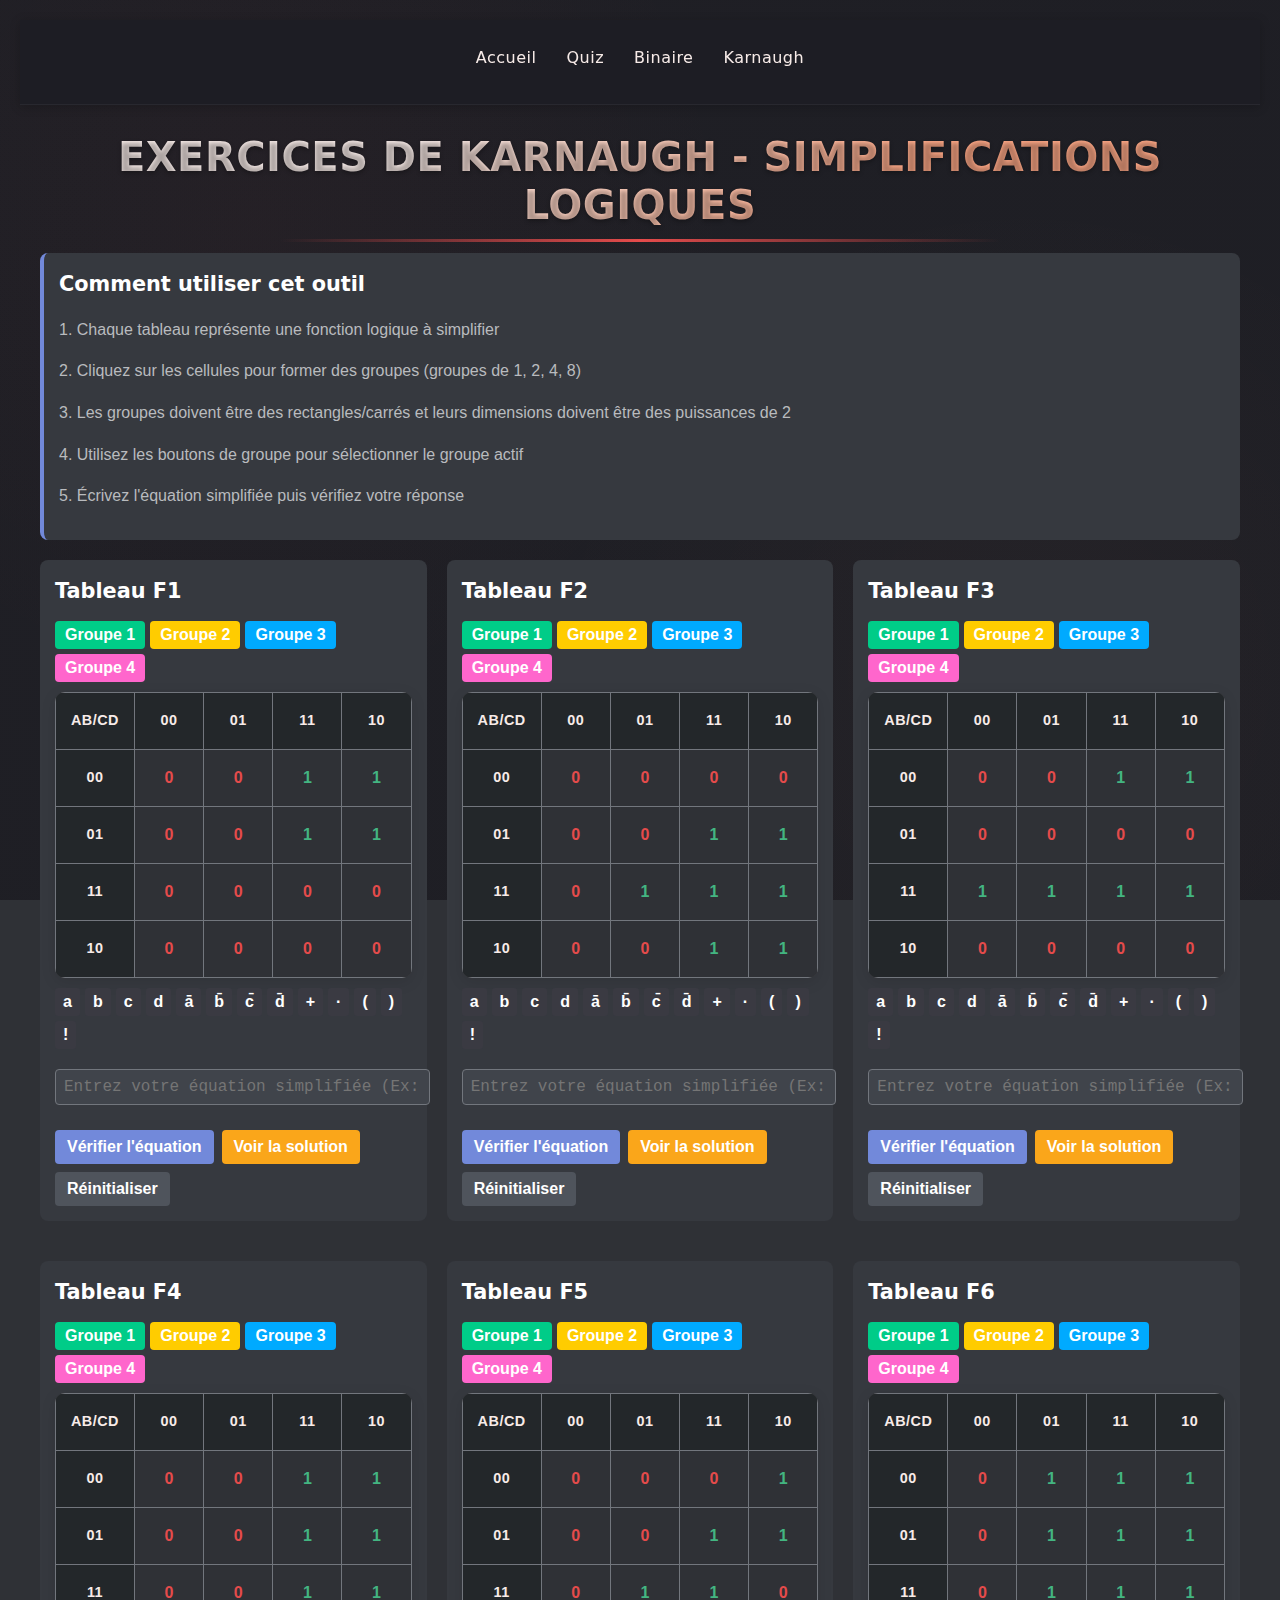
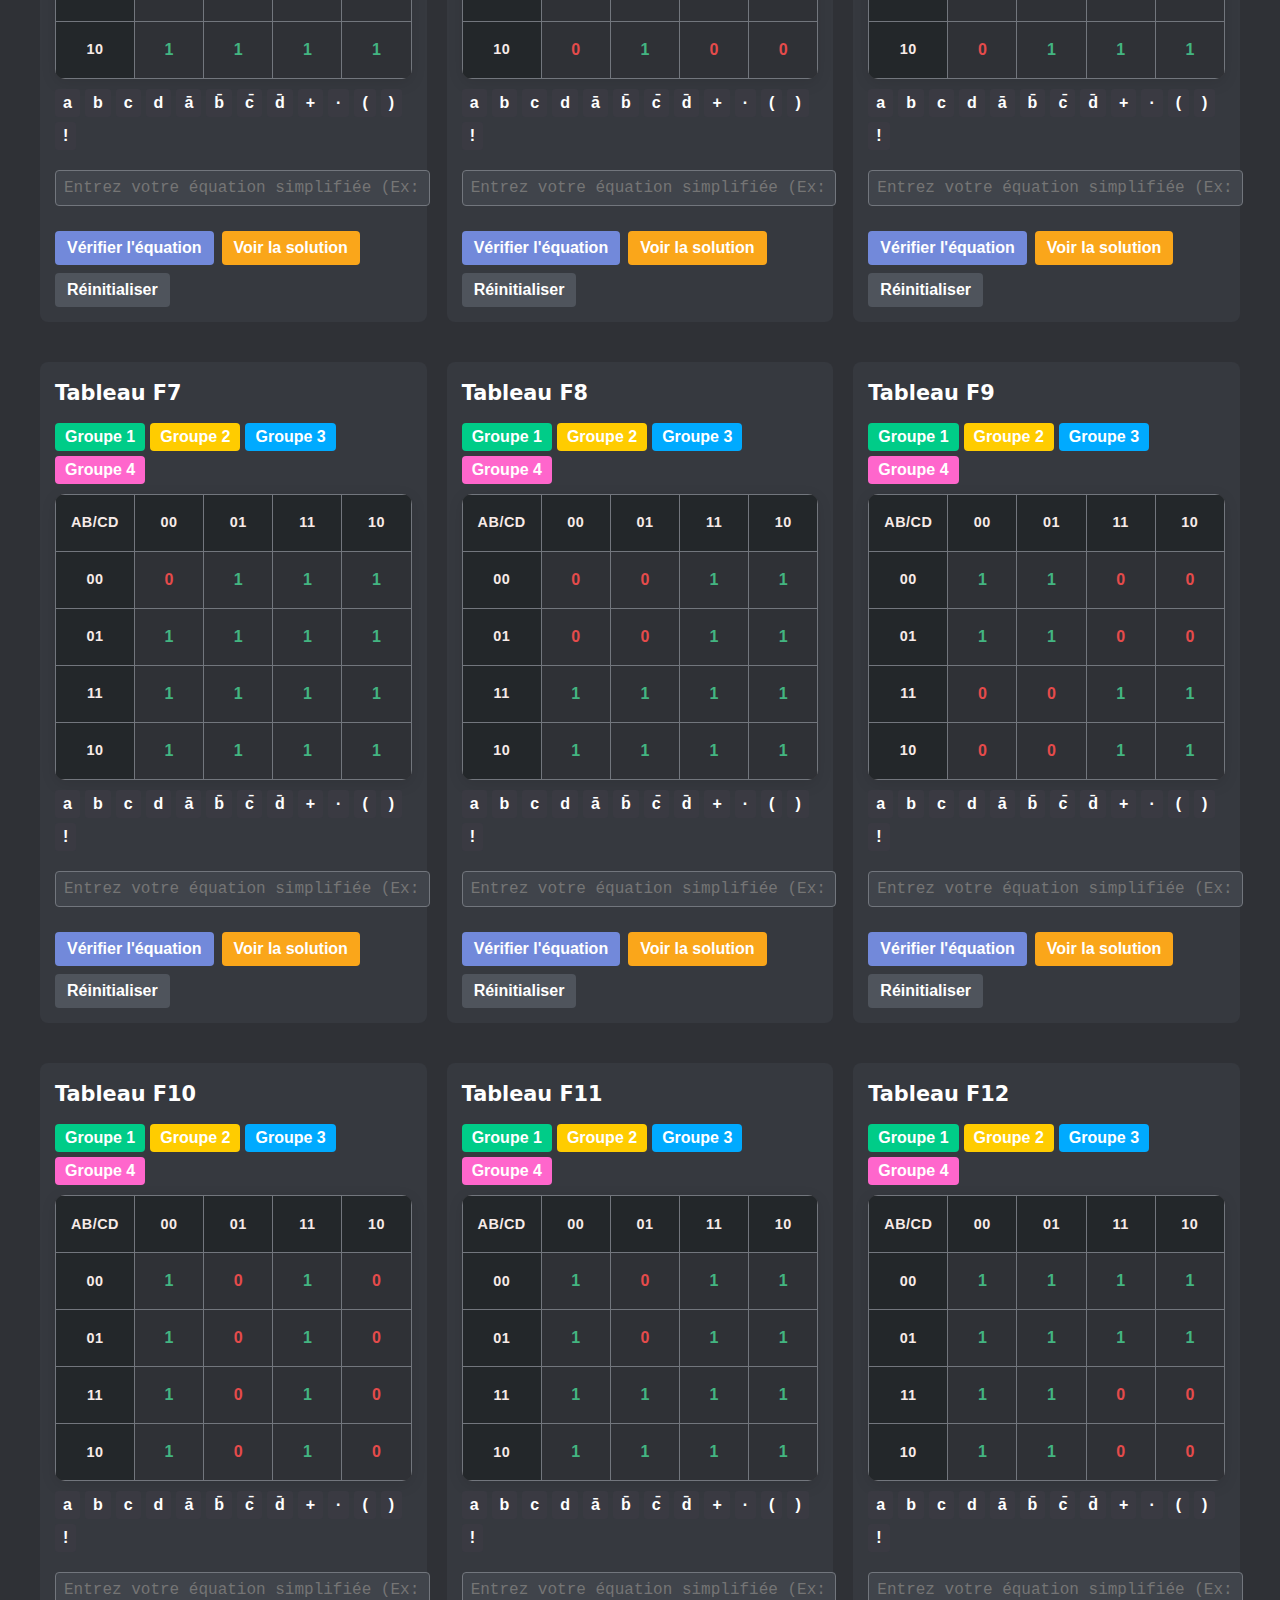
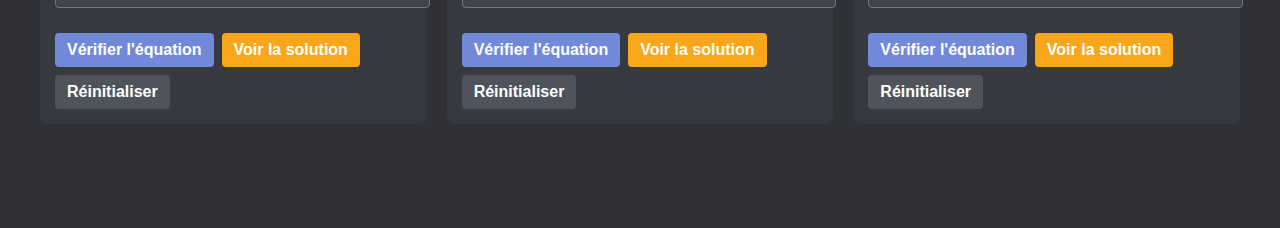
<file: docs/quizz_04_3.html>
<!DOCTYPE html>
<html lang="fr">
<head>
  <meta charset="UTF-8">
  <meta name="viewport" content="width=device-width, initial-scale=1.0">
  <title>Exercices de Karnaugh</title>
  <link rel="stylesheet" href="style.css">
  <script src="navbar.js"></script>
  <style>
    body {
      background-color: #2f3136;
      color: #dcddde;
      font-family: 'Segoe UI', Tahoma, Geneva, Verdana, sans-serif;
      padding: 20px;
      margin: 0;
    }
    h1, h2, h3 {
      color: #ffffff;
    }
    .content {
      max-width: 1200px;
      margin: 0 auto;
      padding-top: 20px;
    }
    .instructions {
      background-color: #36393f;
      padding: 15px;
      border-radius: 8px;
      margin-bottom: 20px;
      border-left: 4px solid #7289da;
    }
    #exercices {
      display: grid;
      grid-template-columns: repeat(auto-fit, minmax(300px, 1fr));
      gap: 20px;
    }
    .exercice-container {
      background-color: #36393f;
      border-radius: 8px;
      padding: 15px;
      margin-bottom: 20px;
    }
    table.kmap {
      border-collapse: collapse;
      margin: 10px 0;
    }
    .kmap th, .kmap td {
      border: 1px solid #72767d;
      padding: 8px;
      width: 40px;
      height: 40px;
      text-align: center;
      font-weight: bold;
      cursor: pointer;
      position: relative;
    }
    .kmap th {
      background-color: #23272a;
    }
    .kmap td {
      background-color: #2f3136;
    }
    /* Styles pour les cellules sélectionnées */
    .kmap td.selected-1 {
      color: var(--success-color);
      font-weight: bold;
    }
    .kmap td.selected-0 {
      color: var(--error-color);
      font-weight: bold;
    }
    
    /* Styles pour les groupes */
    .group1 { box-shadow: inset 0 0 0 3px rgba(0, 204, 136, 0.8); }
    .group2 { box-shadow: inset 0 0 0 3px rgba(255, 204, 0, 0.8); }
    .group3 { box-shadow: inset 0 0 0 3px rgba(0, 170, 255, 0.8); }
    .group4 { box-shadow: inset 0 0 0 3px rgba(255, 102, 204, 0.8); }
    .group5 { box-shadow: inset 0 0 0 3px rgba(255, 51, 51, 0.8); }
    .group6 { box-shadow: inset 0 0 0 3px rgba(153, 102, 255, 0.8); }
    
    /* Styles pour les boutons de groupe */
    .group-buttons {
      display: flex;
      flex-wrap: wrap;
      gap: 5px;
      margin: 10px 0;
    }
    .group-btn {
      padding: 5px 10px;
      border: none;
      border-radius: 4px;
      color: white;
      font-weight: bold;
      cursor: pointer;
    }
    .group-btn[data-group="group1"] { background-color: #00cc88; }
    .group-btn[data-group="group2"] { background-color: #ffcc00; }
    .group-btn[data-group="group3"] { background-color: #00aaff; }
    .group-btn[data-group="group4"] { background-color: #ff66cc; }
    .group-btn[data-group="group5"] { background-color: #ff3333; }
    .group-btn[data-group="group6"] { background-color: #9966ff; }
    .group-btn.active {
      box-shadow: 0 0 0 2px white;
    }
    
    /* Styles pour l'aide à la saisie des équations */
    .equation-helpers {
      display: flex;
      flex-wrap: wrap;
      gap: 5px;
      margin: 10px 0;
    }
    .eq-helper-btn {
      padding: 5px 8px;
      background-color: var(--bg-input);
      border: none;
      border-radius: 3px;
      color: white;
      cursor: pointer;
    }
    .eq-helper-btn:hover {
      background-color: #7289da;
    }
    
    /* Styles pour les champs d'équation */
    input[type="text"] {
      width: 100%;
      background-color: #40444b;
      color: #dcddde;
      border: 1px solid #72767d;
      padding: 8px;
      border-radius: 4px;
      margin: 10px 0;
      font-family: monospace;
    }
    
    /* Styles pour les boutons d'action */
    .action-buttons {
      display: flex;
      flex-wrap: wrap;
      gap: 8px;
      margin-top: 15px;
    }
    button {
      padding: 8px 12px;
      border: none;
      border-radius: 4px;
      background-color: #7289da;
      color: white;
      cursor: pointer;
    }
    button:hover {
      background-color: #5b6eae;
    }
    button.secondary {
      background-color: #4f545c;
    }
    button.warning {
      background-color: #faa61a;
    }
    
    /* Styles pour les messages de résultat */
    .result {
      font-weight: bold;
      margin-top: 15px;
      white-space: pre-line;
      padding: 10px;
      border-radius: 5px;
    }
    .result.success {
      background-color: rgba(67, 181, 129, 0.2);
      border-left: 4px solid #43b581;
    }
    .result.error {
      background-color: rgba(240, 71, 71, 0.2);
      border-left: 4px solid #f04747;
    }
    .result.warning {
      background-color: rgba(250, 166, 26, 0.2);
      border-left: 4px solid #faa61a;
    }
  </style>
</head>
<body>
  <div class="content">
    <h1>Exercices de Karnaugh - Simplifications Logiques</h1>
    
    <div class="instructions">
      <h3>Comment utiliser cet outil</h3>
      <p>1. Chaque tableau représente une fonction logique à simplifier</p>
      <p>2. Cliquez sur les cellules pour former des groupes (groupes de 1, 2, 4, 8)</p>
      <p>3. Les groupes doivent être des rectangles/carrés et leurs dimensions doivent être des puissances de 2</p>
      <p>4. Utilisez les boutons de groupe pour sélectionner le groupe actif</p>
      <p>5. Écrivez l'équation simplifiée puis vérifiez votre réponse</p>
    </div>
    
    <div id="exercices"></div>
  </div>
  
  <script>
    // Données des tableaux de Karnaugh avec leurs solutions
    const solutions = {
      // Tableau F1
      F1: ["a·b + a·c"],
      // Tableau F2
      F2: ["b·c + a·c"],
      // Tableau F3
      F3: ["a·c + a·d"],
      // Tableau F4
      F4: ["c·d + a·b"],
      // Tableau F5
      F5: ["a·d + b·c"],
      // Tableau F6
      F6: ["b + c"],
      // Tableau F7
      F7: ["a + b + c"],
      // Tableau F8
      F8: ["(a + c)·(b + c)"],
      // Tableau F9
      F9: ["a·c̄ + b·c"],
      // Tableau F10
      F10: ["a + b̄"],
      // Tableau F11
      F11: ["(a + b + c)·(a + b̄)"],
      // Tableau F12
      F12: ["(a + b)·(a + c)"]
    };
    
    // Données complètes des 12 tableaux de Karnaugh
    const kmapData = {
      F1: {
        title: "Tableau F1",
        values: [
          [0, 0, 1, 1],
          [0, 0, 1, 1],
          [0, 0, 0, 0],
          [0, 0, 0, 0]
        ],
        solution: "a·b + a·c"
      },
      F2: {
        title: "Tableau F2",
        values: [
          [0, 0, 0, 0],
          [0, 0, 1, 1],
          [0, 1, 1, 1],
          [0, 0, 1, 1]
        ],
        solution: "b·c + a·c"
      },
      F3: {
        title: "Tableau F3",
        values: [
          [0, 0, 1, 1],
          [0, 0, 0, 0],
          [1, 1, 1, 1],
          [0, 0, 0, 0]
        ],
        solution: "a·c + a·d"
      },
      F4: {
        title: "Tableau F4",
        values: [
          [0, 0, 1, 1],
          [0, 0, 1, 1],
          [0, 0, 1, 1],
          [1, 1, 1, 1]
        ],
        solution: "c·d + a·b"
      },
      F5: {
        title: "Tableau F5",
        values: [
          [0, 0, 0, 1],
          [0, 0, 1, 1],
          [0, 1, 1, 0],
          [0, 1, 0, 0]
        ],
        solution: "a·d + b·c"
      },
      F6: {
        title: "Tableau F6",
        values: [
          [0, 1, 1, 1],
          [0, 1, 1, 1],
          [0, 1, 1, 1],
          [0, 1, 1, 1]
        ],
        solution: "b + c"
      },
      F7: {
        title: "Tableau F7",
        values: [
          [0, 1, 1, 1],
          [1, 1, 1, 1],
          [1, 1, 1, 1],
          [1, 1, 1, 1]
        ],
        solution: "a + b + c"
      },
      F8: {
        title: "Tableau F8",
        values: [
          [0, 0, 1, 1],
          [0, 0, 1, 1],
          [1, 1, 1, 1],
          [1, 1, 1, 1]
        ],
        solution: "(a + c)·(b + c)"
      },
      F9: {
        title: "Tableau F9",
        values: [
          [1, 1, 0, 0],
          [1, 1, 0, 0],
          [0, 0, 1, 1],
          [0, 0, 1, 1]
        ],
        solution: "a·c̄ + b·c"
      },
      F10: {
        title: "Tableau F10",
        values: [
          [1, 0, 1, 0],
          [1, 0, 1, 0],
          [1, 0, 1, 0],
          [1, 0, 1, 0]
        ],
        solution: "a + b̄"
      },
      F11: {
        title: "Tableau F11",
        values: [
          [1, 0, 1, 1],
          [1, 0, 1, 1],
          [1, 1, 1, 1],
          [1, 1, 1, 1]
        ],
        solution: "(a + b + c)·(a + b̄)"
      },
      F12: {
        title: "Tableau F12",
        values: [
          [1, 1, 1, 1],
          [1, 1, 1, 1],
          [1, 1, 0, 0],
          [1, 1, 0, 0]
        ],
        solution: "(a + b)·(a + c)"
      }
    };
    
    // Fonction pour créer tous les tableaux de Karnaugh
    function createKarnaughTables() {
      const container = document.getElementById('exercices');
      
      // Créer les 12 tableaux spécifiques
      for (const key in kmapData) {
        createKarnaughTable(key, kmapData[key], container);
      }
    }
    
    // Fonction pour créer un tableau de Karnaugh
    function createKarnaughTable(key, data, container) {
      const div = document.createElement('div');
      div.className = 'exercice-container';
      
      // Titre
      const title = document.createElement('h3');
      title.textContent = data.title;
      div.appendChild(title);
      
      // Boutons de groupe
      const groupButtons = document.createElement('div');
      groupButtons.className = 'group-buttons';
      
      let activeGroupBtn = null;
      for (let i = 1; i <= 4; i++) {
        const groupBtn = document.createElement('button');
        groupBtn.className = 'group-btn';
        groupBtn.textContent = `Groupe ${i}`;
        groupBtn.dataset.group = `group${i}`;
        
        groupBtn.addEventListener('click', () => {
          // Désactiver le bouton actif précédent
          if (activeGroupBtn) {
            activeGroupBtn.classList.remove('active');
          }
          
          // Activer ce bouton s'il n'est pas déjà actif
          if (activeGroupBtn !== groupBtn) {
            groupBtn.classList.add('active');
            activeGroupBtn = groupBtn;
          } else {
            activeGroupBtn = null;
          }
        });
        
        groupButtons.appendChild(groupBtn);
      }
      
      div.appendChild(groupButtons);
      
      // Créer le tableau
      const table = document.createElement('table');
      table.className = 'kmap';
      
      // Entêtes du tableau (colonnes)
      const headerRow = document.createElement('tr');
      const cornerCell = document.createElement('th');
      cornerCell.textContent = 'ab/cd';
      headerRow.appendChild(cornerCell);
      
      ['00', '01', '11', '10'].forEach(header => {
        const th = document.createElement('th');
        th.textContent = header;
        headerRow.appendChild(th);
      });
      
      table.appendChild(headerRow);
      
      // Corps du tableau avec les valeurs
      ['00', '01', '11', '10'].forEach((rowHeader, rowIndex) => {
        const tr = document.createElement('tr');
        
        // Cellule d'entête de ligne
        const th = document.createElement('th');
        th.textContent = rowHeader;
        tr.appendChild(th);
        
        // Cellules de données
        data.values[rowIndex].forEach((value, colIndex) => {
          const td = document.createElement('td');
          td.textContent = value;
          td.dataset.value = value;
          td.dataset.rowIndex = rowIndex;
          td.dataset.colIndex = colIndex;
          td.dataset.groups = "";
          
          // Ajouter une classe pour styliser selon la valeur
          td.className = value === 1 ? 'selected-1' : 'selected-0';
          
          // Ajouter l'événement pour sélectionner/désélectionner un groupe
          td.addEventListener('click', () => {
            if (!activeGroupBtn) return;
            
            const groupName = activeGroupBtn.dataset.group;
            
            // Vérifier si cette cellule est déjà dans ce groupe
            const groups = td.dataset.groups.split(" ").filter(g => g);
            const groupIndex = groups.indexOf(groupName);
            
            if (groupIndex !== -1) {
              // Enlever du groupe
              groups.splice(groupIndex, 1);
              td.classList.remove(groupName);
            } else {
              // Ajouter au groupe
              groups.push(groupName);
              td.classList.add(groupName);
            }
            
            td.dataset.groups = groups.join(" ");
          });
          
          tr.appendChild(td);
        });
        
        table.appendChild(tr);
      });
      
      div.appendChild(table);
      
      // Créer les aides à la saisie
      const eqHelpers = document.createElement('div');
      eqHelpers.className = 'equation-helpers';
      
      // Variables
      ['a', 'b', 'c', 'd'].forEach(variable => {
        const btn = document.createElement('button');
        btn.className = 'eq-helper-btn';
        btn.textContent = variable;
        btn.addEventListener('click', () => {
          const input = document.getElementById(`eq-${key}`);
          input.value += variable;
          input.focus();
        });
        eqHelpers.appendChild(btn);
      });
      
      // Variables inversées
      ['ā', 'b̄', 'c̄', 'd̄'].forEach(variable => {
        const btn = document.createElement('button');
        btn.className = 'eq-helper-btn';
        btn.textContent = variable;
        btn.addEventListener('click', () => {
          const input = document.getElementById(`eq-${key}`);
          input.value += variable;
          input.focus();
        });
        eqHelpers.appendChild(btn);
      });
      
      // Opérateurs
      ['+', '·', '(', ')', '!'].forEach(op => {
        const btn = document.createElement('button');
        btn.className = 'eq-helper-btn';
        btn.textContent = op;
        btn.addEventListener('click', () => {
          const input = document.getElementById(`eq-${key}`);
          input.value += op;
          input.focus();
        });
        eqHelpers.appendChild(btn);
      });
      
      div.appendChild(eqHelpers);
      
      // Champ d'équation
      const inputField = document.createElement('input');
      inputField.type = 'text';
      inputField.id = `eq-${key}`;
      inputField.placeholder = 'Entrez votre équation simplifiée (Ex: a + b·c)';
      div.appendChild(inputField);
      
      // Boutons d'action
      const actionButtons = document.createElement('div');
      actionButtons.className = 'action-buttons';
      
      // Bouton de vérification de l'équation
      const checkBtn = document.createElement('button');
      checkBtn.textContent = 'Vérifier l\'équation';
      checkBtn.addEventListener('click', () => {
        const userEq = inputField.value.trim();
        const isCorrect = checkEquation(key, userEq);
        
        // Afficher le résultat
        const oldResult = div.querySelector('.result');
        if (oldResult) oldResult.remove();
        
        const resultDiv = document.createElement('div');
        
        if (isCorrect) {
          resultDiv.className = 'result success';
          resultDiv.textContent = '✓ Votre équation est correcte !';
        } else {
          resultDiv.className = 'result error';
          resultDiv.textContent = '✗ Équation incorrecte. Vérifiez votre notation ou continuez à chercher.';
        }
        
        div.appendChild(resultDiv);
      });
      actionButtons.appendChild(checkBtn);
      
      // Bouton pour voir la solution
      const solutionBtn = document.createElement('button');
      solutionBtn.textContent = 'Voir la solution';
      solutionBtn.className = 'warning';
      solutionBtn.addEventListener('click', () => {
        // Afficher la solution
        const oldResult = div.querySelector('.result');
        if (oldResult) oldResult.remove();
        
        const resultDiv = document.createElement('div');
        resultDiv.className = 'result warning';
        resultDiv.innerHTML = `
          <p><strong>Solution :</strong></p>
          <p>Équation simplifiée : ${data.solution}</p>
        `;
        
        div.appendChild(resultDiv);
        
        // Mettre la solution dans le champ
        inputField.value = data.solution;
      });
      actionButtons.appendChild(solutionBtn);
      
      // Bouton pour réinitialiser
      const resetBtn = document.createElement('button');
      resetBtn.textContent = 'Réinitialiser';
      resetBtn.className = 'secondary';
      resetBtn.addEventListener('click', () => {
        // Effacer les groupes
        table.querySelectorAll('td').forEach(td => {
          const value = td.dataset.value;
          td.dataset.groups = "";
          td.className = value === "1" ? 'selected-1' : 'selected-0';
        });
        
        // Effacer l'équation
        inputField.value = "";
        
        // Effacer le résultat
        const oldResult = div.querySelector('.result');
        if (oldResult) oldResult.remove();
      });
      actionButtons.appendChild(resetBtn);
      
      div.appendChild(actionButtons);
      
      container.appendChild(div);
    }
    
    // Vérifier si l'équation est correcte
    function checkEquation(functionKey, userEquation) {
      if (!userEquation) return false;
      
      // Nettoyer l'équation
      const cleanUserEq = userEquation.toLowerCase()
        .replace(/\s+/g, '')
        .replace(/·/g, '')
        .replace(/\*/g, '')
        .replace(/!/g, '̄')
        .replace(/not/g, '̄');
      
      return solutions[functionKey].some(solution => {
        const cleanSolution = solution.toLowerCase()
          .replace(/\s+/g, '')
          .replace(/·/g, '')
          .replace(/\*/g, '')
          .replace(/!/g, '̄')
          .replace(/not/g, '̄');
        
        return cleanUserEq === cleanSolution;
      });
    }
    
    // Initialiser quand la page est chargée
    document.addEventListener("DOMContentLoaded", createKarnaughTables);
  </script>
</body>
</html>
</file>
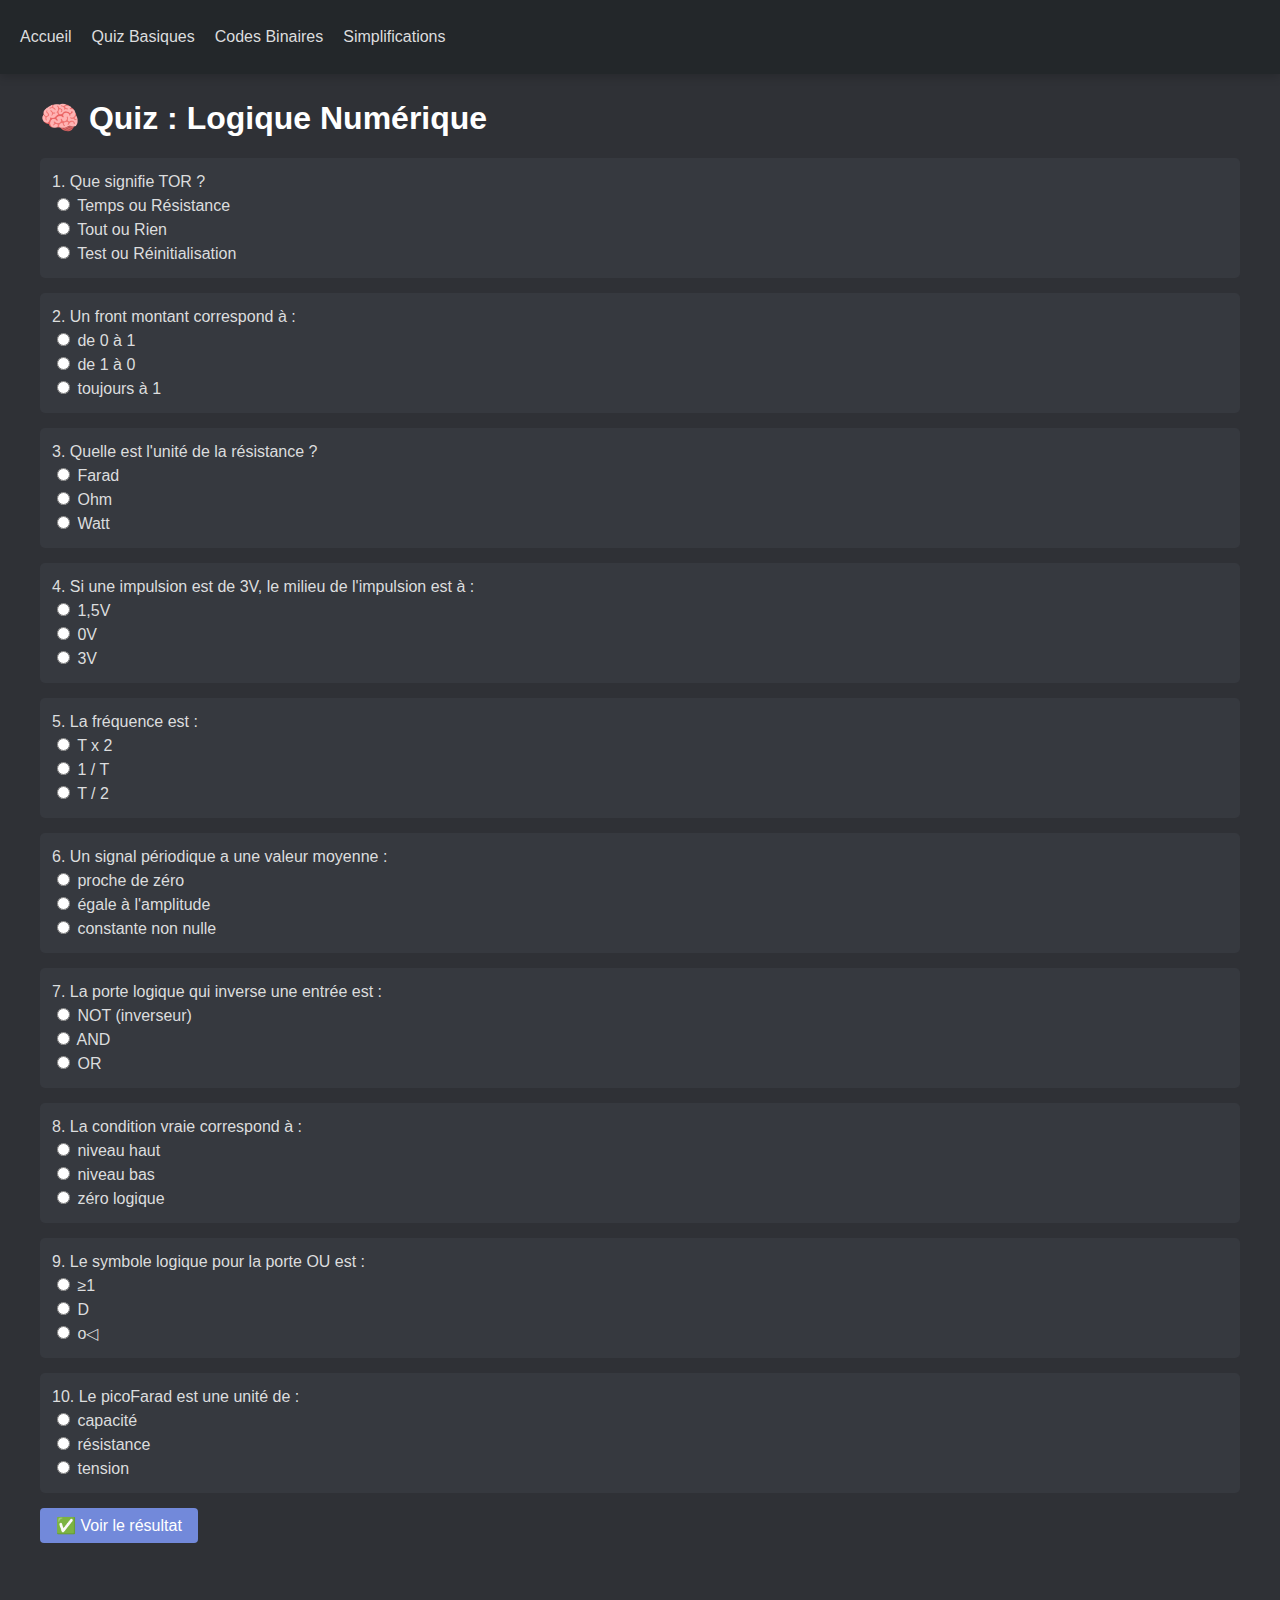
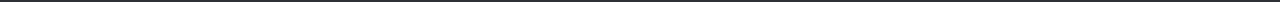
<file: Notes_1/Logique_combinatoire/quiz/quizz_00.html>
<!DOCTYPE html>
<html lang="fr">
<head>
  <meta charset="UTF-8">
  <meta name="viewport" content="width=device-width, initial-scale=1.0">
  <title>Quiz Logique Numérique</title>
  <link rel="stylesheet" href="style.css">
  <script src="navbar.js"></script>
</head>
<body>
  <div class="content">
    <h1>🧠 Quiz : Logique Numérique</h1>
    <form id="quiz">
      <div class="question">
        1. Que signifie TOR ?<br>
        <input type="radio" name="q1" value="0"> Temps ou Résistance<br>
        <input type="radio" name="q1" value="1"> Tout ou Rien<br>
        <input type="radio" name="q1" value="0"> Test ou Réinitialisation<br>
      </div>

      <div class="question">
        2. Un front montant correspond à :<br>
        <input type="radio" name="q2" value="1"> de 0 à 1<br>
        <input type="radio" name="q2" value="0"> de 1 à 0<br>
        <input type="radio" name="q2" value="0"> toujours à 1<br>
      </div>

      <div class="question">
        3. Quelle est l'unité de la résistance ?<br>
        <input type="radio" name="q3" value="0"> Farad<br>
        <input type="radio" name="q3" value="1"> Ohm<br>
        <input type="radio" name="q3" value="0"> Watt<br>
      </div>

      <div class="question">
        4. Si une impulsion est de 3V, le milieu de l'impulsion est à :<br>
        <input type="radio" name="q4" value="1"> 1,5V<br>
        <input type="radio" name="q4" value="0"> 0V<br>
        <input type="radio" name="q4" value="0"> 3V<br>
      </div>

      <div class="question">
        5. La fréquence est :<br>
        <input type="radio" name="q5" value="0"> T x 2<br>
        <input type="radio" name="q5" value="1"> 1 / T<br>
        <input type="radio" name="q5" value="0"> T / 2<br>
      </div>

      <div class="question">
        6. Un signal périodique a une valeur moyenne :<br>
        <input type="radio" name="q6" value="1"> proche de zéro<br>
        <input type="radio" name="q6" value="0"> égale à l'amplitude<br>
        <input type="radio" name="q6" value="0"> constante non nulle<br>
      </div>

      <div class="question">
        7. La porte logique qui inverse une entrée est :<br>
        <input type="radio" name="q7" value="1"> NOT (inverseur)<br>
        <input type="radio" name="q7" value="0"> AND<br>
        <input type="radio" name="q7" value="0"> OR<br>
      </div>

      <div class="question">
        8. La condition vraie correspond à :<br>
        <input type="radio" name="q8" value="1"> niveau haut<br>
        <input type="radio" name="q8" value="0"> niveau bas<br>
        <input type="radio" name="q8" value="0"> zéro logique<br>
      </div>

      <div class="question">
        9. Le symbole logique pour la porte OU est :<br>
        <input type="radio" name="q9" value="1"> ≥1<br>
        <input type="radio" name="q9" value="0"> D<br>
        <input type="radio" name="q9" value="0"> o◁<br>
      </div>

      <div class="question">
        10. Le picoFarad est une unité de :<br>
        <input type="radio" name="q10" value="1"> capacité<br>
        <input type="radio" name="q10" value="0"> résistance<br>
        <input type="radio" name="q10" value="0"> tension<br>
      </div>

      <button type="button" onclick="corriger()">✅ Voir le résultat</button>
      <div id="result" class="result"></div>
    </form>
  </div>

  <script>
    const explications = [
      "TOR est un acronyme pour 'Tout ou Rien'. En logique numérique, cela désigne un signal binaire ne pouvant être que 0 ou 1.",
      "Un front montant correspond à une transition de 0 à 1, caractéristique d'un changement d'état dans un signal numérique.",
      "L'unité de la résistance est l'Ohm (Ω), utilisée pour mesurer l'opposition au passage du courant électrique.",
      "La moitié de 3V est 1,5V, ce qui correspond à la largeur à mi-hauteur d'une impulsion logique.",
      "La fréquence est l'inverse de la période (f = 1/T), elle indique combien de cycles se répètent par seconde.",
      "Un signal périodique équilibré a une moyenne nulle, car les valeurs positives et négatives s'annulent sur une période.",
      "La porte NOT (ou inverseur) renvoie l'opposé logique de l'entrée : 1 devient 0, et 0 devient 1.",
      "En logique, un niveau haut (ou HIGH) représente la condition vraie, c'est-à-dire un signal de 1.",
      "Le symbole ≥1 est associé à la porte logique OU car elle renvoie 1 si au moins une entrée est vraie.",
      "Le picoFarad (pF) est une unité de mesure de capacité électrique, utilisée pour les condensateurs."
    ];

    function corriger() {
      let score = 0;
      let details = "";
      for (let i = 1; i <= 10; i++) {
        const r = document.querySelector(`input[name='q${i}']:checked`);
        if (r && r.value === "1") {
          score++;
          details += `✅ Q${i} : <span class='correct'>Bonne réponse</span>\n`;
        } else {
          details += `❌ Q${i} : <span class='incorrect'>Mauvaise réponse</span> → ${explications[i - 1]}\n`;
        }
      }
      document.getElementById("result").innerHTML = `🎯 Score : ${score}/10\n\n${details}`;
    }
  </script>
</body>
</html>
</file>
<file: docs/style.css>
/* Variables globales */
:root {
  /* Palette de couleurs */
  --imperial-red: #e54b4bff;
  --atomic-tangerine: #ffa987ff;
  --seashell: #f7ebe8ff;
  --jet: #444140ff;
  --raisin-black: #1e1e24ff;

  /* Couleurs dérivées */
  --bg-primary: var(--raisin-black);
  --bg-secondary: #2a2a32;
  --bg-tertiary: #1f1f26;
  --bg-input: #3a3a42;
  --text-primary: var(--seashell);
  --text-secondary: #b9bbbe;
  --accent-color: var(--imperial-red);
  --accent-hover: #c43a3a;
  --success-color: #43b581;
  --error-color: var(--imperial-red);
  --warning-color: var(--atomic-tangerine);
  --border-color: #72767d;
  --card-shadow: 0 4px 8px rgba(0, 0, 0, 0.15);
  --hover-shadow: 0 8px 16px rgba(0, 0, 0, 0.2);
  
  /* Animations */
  --transition-fast: 0.2s;
  --transition-medium: 0.3s;
  --transition-slow: 0.5s;
  
  /* Typographie */
  --font-mono: 'Courier New', Courier, monospace;
  --font-sans: 'Inter', 'Segoe UI', system-ui, -apple-system, sans-serif;
}

/* Styles de base */
body {
  background-color: var(--bg-primary);
  color: var(--text-primary);
  font-family: var(--font-sans);
  margin: 0;
  padding: 0;
  line-height: 1.6;
  background-image: 
    radial-gradient(circle at 20% 25%, rgba(229, 75, 75, 0.03) 0%, transparent 40%),
    radial-gradient(circle at 80% 75%, rgba(255, 169, 135, 0.03) 0%, transparent 40%),
    linear-gradient(135deg, rgba(30, 30, 36, 0.95) 0%, rgba(30, 30, 36, 0.98) 100%);
  background-attachment: fixed;
  background-size: cover;
}

.content {
  max-width: 1200px;
  margin: 0 auto;
  padding: 30px 20px 60px 20px;
  margin-top: 80px; /* Espace pour la navbar fixe */
}

/* Typographie */
h1, h2, h3, h4 {
  color: var(--seashell);
  margin-top: 0;
  font-weight: 600;
  font-family: var(--font-sans);
}

h1 {
  color: var(--seashell);
  font-size: 2.5rem;
  font-weight: 800;
  margin-bottom: 1rem;
  text-align: center;
  line-height: 1.2;
  text-shadow: 0 2px 4px rgba(0, 0, 0, 0.3);
  position: relative;
  z-index: 2;
  padding: 0.5rem 0;
  text-transform: uppercase;
  background: linear-gradient(135deg, var(--seashell) 30%, var(--atomic-tangerine) 70%);
  -webkit-background-clip: text;
  background-clip: text;
  -webkit-text-fill-color: transparent;
  letter-spacing: 0.5px;
}

h1::after {
  content: "";
  position: absolute;
  bottom: -5px;
  left: 50%;
  transform: translateX(-50%);
  width: 60%;
  height: 3px;
  background: linear-gradient(90deg, transparent, var(--imperial-red), transparent);
  z-index: 1;
}

h2 {
  font-size: 1.8rem;
  margin-bottom: 0;
  color: var(--atomic-tangerine);
  display: inline-block;
  margin-left: 15px;
  vertical-align: middle;
}

h3 {
  font-size: 1.3rem;
  margin-bottom: 0.8rem;
  color: var(--atomic-tangerine);
}

p {
  margin-bottom: 1rem;
  font-size: 1rem;
  line-height: 1.6;
  color: var(--text-secondary);
}

/* En-tête */
.header-section {
  text-align: center;
  margin-bottom: 50px;
  padding: 30px;
  background: rgba(42, 42, 50, 0.3);
  border-radius: 20px;
  box-shadow: var(--card-shadow);
  border: 1px solid rgba(255, 255, 255, 0.05);
  position: relative;
  overflow: hidden;
}

.header-section::before {
  content: '';
  position: absolute;
  width: 200px;
  height: 200px;
  background: radial-gradient(circle, rgba(229, 75, 75, 0.1) 0%, transparent 70%);
  top: -100px;
  right: -100px;
  border-radius: 50%;
}

.header-section::after {
  content: '';
  position: absolute;
  width: 200px;
  height: 200px;
  background: radial-gradient(circle, rgba(255, 169, 135, 0.1) 0%, transparent 70%);
  bottom: -100px;
  left: -100px;
  border-radius: 50%;
}

.icon-container {
  font-size: 3.5rem;
  margin-bottom: 20px;
  color: var(--imperial-red);
  display: inline-block;
}

.icon-container i {
  filter: drop-shadow(0 2px 5px rgba(229, 75, 75, 0.5));
}

/* Cards */
.card-container {
  display: grid;
  grid-template-columns: repeat(auto-fill, minmax(320px, 1fr));
  gap: 25px;
  margin-top: 25px;
  width: 100%;
  clear: both;
}

.card {
  background: rgba(42, 42, 50, 0.4);
  border-radius: 16px;
  padding: 25px;
  transition: all var(--transition-medium) cubic-bezier(0.4, 0, 0.2, 1);
  border: 1px solid rgba(255, 255, 255, 0.08);
  box-shadow: var(--card-shadow);
  display: flex;
  flex-direction: column;
  position: relative;
  overflow: hidden;
  backdrop-filter: blur(10px);
  min-height: 280px;
}

.card::before {
  content: '';
  position: absolute;
  top: 0;
  left: 0;
  right: 0;
  height: 3px;
  background: linear-gradient(90deg, var(--imperial-red), var(--atomic-tangerine));
  opacity: 0;
  transition: opacity var(--transition-medium);
}

.card:hover {
  transform: translateY(-8px);
  box-shadow: var(--hover-shadow);
  border-color: rgba(255, 169, 135, 0.2);
  background: rgba(42, 42, 50, 0.6);
}

.card:hover::before {
  opacity: 1;
}

.card-icon {
  font-size: 2rem;
  color: var(--imperial-red);
  background: rgba(229, 75, 75, 0.1);
  width: 60px;
  height: 60px;
  border-radius: 12px;
  display: flex;
  align-items: center;
  justify-content: center;
  margin-bottom: 20px;
  transition: all var(--transition-medium);
  border: 1px solid rgba(229, 75, 75, 0.2);
}

.card:hover .card-icon {
  transform: scale(1.05) rotate(5deg);
  background: rgba(229, 75, 75, 0.15);
  color: var(--atomic-tangerine);
}

.card h3 {
  margin-bottom: 15px;
  transition: color var(--transition-medium);
}

.card:hover h3 {
  color: var(--seashell);
}

.card p {
  margin-bottom: 25px;
  flex-grow: 1; /* Pour que les textes prennent l'espace disponible */
  min-height: 70px;
}

.card a {
  display: block;
  width: 100%;
  text-align: center;
  background: rgba(229, 75, 75, 0.8);
  color: var(--seashell);
  text-decoration: none;
  padding: 12px 0;
  border-radius: 8px;
  font-weight: 500;
  transition: all var(--transition-medium);
  text-transform: uppercase;
  letter-spacing: 0.5px;
  font-size: 0.9rem;
  margin-top: auto; /* Pousse le bouton vers le bas */
  position: relative;
  overflow: hidden;
  box-shadow: 0 2px 10px rgba(229, 75, 75, 0.2);
  font-family: var(--font-sans);
}

.card a i {
  margin-left: 8px;
  transition: transform var(--transition-medium);
}

.card a::before {
  content: '';
  position: absolute;
  top: 0;
  left: -100%;
  width: 100%;
  height: 100%;
  background: linear-gradient(90deg, transparent, rgba(255, 255, 255, 0.2), transparent);
  transition: left 0.7s;
}

.card a:hover {
  background: rgba(229, 75, 75, 1);
  transform: translateY(-2px);
  box-shadow: 0 5px 15px rgba(229, 75, 75, 0.3);
}

.card a:hover::before {
  left: 100%;
}

.card a:hover i {
  transform: translateX(3px);
}

/* Category */
.category {
  margin-bottom: 60px;
  background: rgba(31, 31, 38, 0.5);
  padding: 35px;
  border-radius: 20px;
  box-shadow: var(--card-shadow);
  border: 1px solid rgba(255, 255, 255, 0.05);
  backdrop-filter: blur(10px);
  position: relative;
  overflow: visible;
  clear: both;
}

.category::before {
  content: '';
  position: absolute;
  top: -50px;
  right: -50px;
  width: 150px;
  height: 150px;
  background: radial-gradient(circle, rgba(229, 75, 75, 0.05) 0%, transparent 70%);
  border-radius: 50%;
  z-index: -1;
}

.category-header {
  display: flex;
  align-items: center;
  margin-bottom: 20px;
  border-bottom: 2px solid rgba(255, 255, 255, 0.1);
  padding-bottom: 15px;
}

.category-header i {
  font-size: 2rem;
  color: var(--imperial-red);
  margin-right: 10px;
  display: inline-block;
  filter: drop-shadow(0 2px 5px rgba(229, 75, 75, 0.3));
}

.category-description {
  margin-bottom: 25px;
  font-style: italic;
  color: var(--text-secondary);
  font-size: 1.1rem;
  max-width: 800px;
  line-height: 1.6;
}

/* Pour les catégories avec beaucoup de cartes */
.category:nth-child(3) {
  padding-bottom: 40px;
}

.category:nth-child(3) .card-container {
  display: grid;
  grid-template-columns: repeat(auto-fill, minmax(320px, 1fr));
  gap: 25px;
}

/* Navbar */
.navbar {
  background: rgba(30, 30, 36, 0.95);
  backdrop-filter: blur(10px);
  padding: 15px 0;
  border-bottom: 1px solid rgba(255, 255, 255, 0.05);
  position: sticky;
  top: 0;
  left: 0;
  width: 100%;
  z-index: 1000;
  box-shadow: 0 2px 10px rgba(0, 0, 0, 0.2);
  font-family: var(--font-sans);
}

.navbar ul {
  list-style-type: none;
  margin: 0;
  padding: 0;
  display: flex;
  justify-content: center;
  gap: 30px;
}

.navbar li {
  position: relative;
}

.navbar a {
  color: var(--text-primary);
  text-decoration: none;
  font-weight: 500;
  padding: 10px 0;
  display: inline-block;
  position: relative;
  transition: color var(--transition-medium);
  font-size: 1rem;
  letter-spacing: 0.5px;
}

.navbar a::after {
  content: '';
  position: absolute;
  bottom: 0;
  left: 0;
  width: 0;
  height: 2px;
  background: var(--imperial-red);
  transition: width var(--transition-medium);
}

.navbar a:hover {
  color: var(--atomic-tangerine);
}

.navbar a:hover::after {
  width: 100%;
}

/* Position des dropdown menus */
.dropdown-content {
  display: none;
  position: absolute;
  background: rgba(30, 30, 36, 0.95);
  min-width: 260px;
  box-shadow: 0 8px 16px rgba(0, 0, 0, 0.3);
  z-index: 1000;
  border-radius: 8px;
  padding: 10px 0;
  border: 1px solid rgba(255, 255, 255, 0.1);
  left: 0;
  top: 100%;
  transform: none;
  backdrop-filter: blur(10px);
  transition: opacity 0.3s ease;
  opacity: 0;
}

.dropdown:hover .dropdown-content {
  display: block;
  opacity: 1;
  animation: none;
}

.dropdown-content a {
  padding: 10px 16px;
  display: block;
  color: var(--text-secondary);
  transition: all var(--transition-fast);
  text-align: left;
  width: 100%;
  box-sizing: border-box;
}

.dropdown-content a::after {
  display: none;
}

.dropdown-content a:hover {
  background: rgba(255, 255, 255, 0.05);
  color: var(--seashell);
  padding-left: 20px;
}

/* Responsive */
@media (max-width: 768px) {
  h1 {
    font-size: 1.8rem;
    padding: 0 15px;
  }

  .content {
    margin-top: 10px;
    padding: 15px;
  }

  .header-section {
    padding: 20px;
    margin-bottom: 40px;
  }

  .icon-container {
    font-size: 2.5rem;
  }

  .navbar {
    position: static;
    padding: 15px 0;
  }

  .navbar ul {
    flex-direction: column;
    gap: 15px;
    text-align: center;
    padding: 0 20px;
  }

  .dropdown-content {
    position: static;
    display: none;
    transform: none;
    width: 100%;
    box-shadow: none;
    margin-top: 10px;
  }

  .dropdown:hover .dropdown-content {
    display: block;
  }

  .category {
    padding: 20px;
    margin-bottom: 40px;
  }
  
  .category-header i {
    font-size: 1.5rem;
  }

  .card-container {
    grid-template-columns: 1fr;
    gap: 20px;
  }

  .card {
    padding: 20px;
    min-height: auto;
  }
  
  .card p {
    min-height: auto;
  }

  .subtitle {
    font-size: 1rem;
    padding: 0 15px;
  }
  
  .description {
    font-size: 0.9rem;
    padding: 0 15px;
  }
}

/* Animations */
@keyframes fadeIn {
  from { opacity: 0; transform: translateY(10px); }
  to { opacity: 1; transform: translateY(0); }
}

@keyframes pulse {
  0% { transform: scale(1); }
  50% { transform: scale(1.05); }
  100% { transform: scale(1); }
}

@keyframes float {
  0% { transform: translateY(0px); }
  50% { transform: translateY(-5px); }
  100% { transform: translateY(0px); }
}

.content > * {
  animation: fadeIn var(--transition-slow) ease-out forwards;
  animation-fill-mode: both;
}

.content > *:nth-child(1) {
  animation-delay: 0.1s;
}

.content > *:nth-child(2) {
  animation-delay: 0.2s;
}

.content > *:nth-child(3) {
  animation-delay: 0.3s;
}

.content > *:nth-child(4) {
  animation-delay: 0.4s;
}

.icon-container i {
  animation: pulse 5s infinite ease-in-out;
}

.card-icon i {
  animation: float 3s infinite ease-in-out;
}

/* Scrollbar */
::-webkit-scrollbar {
  width: 10px;
}

::-webkit-scrollbar-track {
  background: var(--bg-tertiary);
}

::-webkit-scrollbar-thumb {
  background: linear-gradient(var(--imperial-red), var(--accent-hover));
  border-radius: 5px;
}

::-webkit-scrollbar-thumb:hover {
  background: linear-gradient(var(--atomic-tangerine), var(--imperial-red));
}

/* Classes utilitaires */
.subtitle {
  color: var(--atomic-tangerine);
  font-size: 1.2rem;
  font-weight: 500;
  text-align: center;
  margin-bottom: 1rem;
  font-style: italic;
  line-height: 1.5;
  text-shadow: 0 1px 2px rgba(0, 0, 0, 0.2);
  position: relative;
  z-index: 2;
}

.description {
  color: var(--text-color);
  font-size: 1rem;
  text-align: center;
  margin-top: 1rem;
  margin-bottom: 1rem;
  line-height: 1.5;
  max-width: 800px;
  margin-left: auto;
  margin-right: auto;
}

/* Ajout des styles pour les sous-catégories */
.subcategory {
  margin-bottom: 30px;
  padding-top: 5px;
  position: relative;
}

.subcategory:last-child {
  margin-bottom: 0;
}

.subcategory-title {
  font-size: 1.5rem;
  margin-bottom: 20px;
  color: var(--seashell);
  display: flex;
  align-items: center;
  padding-bottom: 10px;
  border-bottom: 1px solid rgba(255, 255, 255, 0.1);
  font-family: var(--font-sans);
}

.subcategory-title i {
  margin-right: 10px;
  color: var(--atomic-tangerine);
  font-size: 1.3rem;
}

/* Styles spécifiques pour la catégorie des codes binaires */
.binary-codes {
  padding-bottom: 40px;
}

.binary-codes .card-container {
  margin-bottom: 0;
}

/* Adaptation pour mobile */
@media (max-width: 768px) {
  .subcategory-title {
    font-size: 1.3rem;
  }
  
  .subcategory {
    margin-bottom: 20px;
  }
}

/* Styles pour les quiz */
.quiz-form {
  width: 100%;
  max-width: 900px;
  margin: 0 auto;
  padding: 20px;
  background: rgba(42, 42, 50, 0.3);
  border-radius: 16px;
  border: 1px solid rgba(255, 255, 255, 0.05);
  box-shadow: var(--card-shadow);
}

.questions-container {
  display: flex;
  flex-direction: column;
  gap: 30px;
  margin-bottom: 30px;
}

/* Styles pour quizz_00.html */
#quiz .questions-container {
  display: flex !important;
  flex-direction: column !important;
  grid-template-columns: 1fr !important;
  gap: 30px !important;
  margin-bottom: 30px !important;
}

/* Surcharge pour quizz_02.html qui utilise une grille */
.conversion-section .questions-container {
  display: grid !important;
  grid-template-columns: repeat(auto-fill, minmax(300px, 1fr)) !important;
  gap: 20px !important;
}

.question-card {
  position: relative;
  background: rgba(31, 31, 38, 0.5);
  border-radius: 12px;
  padding: 20px;
  padding-left: 65px;
  border: 1px solid rgba(255, 255, 255, 0.05);
  transition: all var(--transition-medium);
  box-shadow: 0 2px 5px rgba(0, 0, 0, 0.1);
  display: block;
  width: 100%;
  box-sizing: border-box;
}

.question-number {
  position: absolute;
  left: 15px;
  top: 20px;
  width: 36px;
  height: 36px;
  background: var(--imperial-red);
  color: var(--text-primary);
  border-radius: 50%;
  display: flex;
  align-items: center;
  justify-content: center;
  font-weight: 600;
  font-size: 1.1rem;
}

.question-content {
  width: 100%;
}

.options {
  display: flex;
  flex-direction: column;
  gap: 10px;
  margin-top: 15px;
  width: 100%;
}

.option {
  display: flex;
  align-items: center;
  background: rgba(58, 58, 66, 0.4);
  padding: 12px 15px;
  border-radius: 8px;
  cursor: pointer;
  transition: background-color var(--transition-fast);
  width: 100%;
  box-sizing: border-box;
}

.option input[type="radio"] {
  margin-right: 12px;
  width: 18px;
  height: 18px;
  cursor: pointer;
}

.option-text {
  font-size: 1rem;
  color: var(--text-secondary);
  transition: color var(--transition-fast);
}

.quiz-actions {
  display: flex;
  justify-content: center;
  margin-top: 30px;
  margin-bottom: 30px;
}

.submit-button {
  background: var(--imperial-red);
  color: var(--seashell);
  border: none;
  padding: 12px 25px;
  border-radius: 8px;
  font-size: 1.1rem;
  font-weight: 500;
  cursor: pointer;
  transition: all var(--transition-medium);
  box-shadow: 0 4px 8px rgba(229, 75, 75, 0.3);
  display: flex;
  align-items: center;
  gap: 10px;
  font-family: var(--font-sans);
}

.submit-button:hover {
  background: var(--accent-hover);
  transform: translateY(-2px);
  box-shadow: 0 6px 12px rgba(229, 75, 75, 0.4);
}

.submit-button i {
  font-size: 1.2rem;
}

/* Styles pour les résultats du quiz */
.result-container {
  margin-top: 40px;
  padding: 20px;
  border-radius: 12px;
  background: rgba(42, 42, 50, 0.4);
  border: 1px solid rgba(255, 255, 255, 0.08);
  animation: fadeIn var(--transition-medium) ease-out;
}

.score-container {
  display: flex;
  align-items: center;
  justify-content: center;
  gap: 30px;
  margin-bottom: 30px;
  flex-wrap: wrap;
}

.score-circle {
  width: 120px;
  height: 120px;
  border-radius: 50%;
  background: conic-gradient(
    var(--imperial-red) 0% var(--score-percentage),
    rgba(42, 42, 50, 0.8) var(--score-percentage) 100%
  );
  display: flex;
  align-items: center;
  justify-content: center;
  position: relative;
  box-shadow: 0 4px 15px rgba(0, 0, 0, 0.2);
}

.score-circle::before {
  content: '';
  position: absolute;
  width: 100px;
  height: 100px;
  border-radius: 50%;
  background: var(--bg-secondary);
  z-index: 1;
}

.score-value {
  position: relative;
  z-index: 2;
  font-size: 1.8rem;
  font-weight: 700;
  color: var(--text-primary);
}

.score-message {
  display: flex;
  flex-direction: column;
  align-items: center;
  text-align: center;
  max-width: 250px;
}

.score-message i {
  font-size: 2.5rem;
  color: var(--imperial-red);
  margin-bottom: 10px;
  animation: pulse 2s infinite ease-in-out;
}

.score-message p {
  font-size: 1.1rem;
  color: var(--text-primary);
  margin: 0;
}

.results-title {
  margin-top: 20px;
  margin-bottom: 15px;
  padding-bottom: 10px;
  border-bottom: 1px solid rgba(255, 255, 255, 0.1);
  color: var(--seashell);
  font-size: 1.3rem;
}

.results-details {
  display: flex;
  flex-direction: column;
  gap: 15px;
}

.result-item {
  display: flex;
  gap: 15px;
  background: rgba(42, 42, 50, 0.6);
  padding: 15px;
  border-radius: 8px;
  animation: fadeIn var(--transition-medium) ease-out;
}

.result-item.correct {
  border-left: 3px solid var(--success-color);
}

.result-item.incorrect {
  border-left: 3px solid var(--error-color);
}

.result-icon {
  font-size: 1.5rem;
  flex-shrink: 0;
}

.result-item.correct .result-icon {
  color: var(--success-color);
}

.result-item.incorrect .result-icon {
  color: var(--error-color);
}

.result-content h4 {
  margin-top: 0;
  margin-bottom: 5px;
  color: var(--text-primary);
  font-size: 1.1rem;
}

.result-text {
  margin: 0 0 8px 0;
  color: var(--text-secondary);
}

.result-explanation {
  margin: 0;
  font-style: italic;
  color: var(--text-secondary);
  font-size: 0.95rem;
  line-height: 1.5;
}

.correct-answer {
  border-color: rgba(67, 181, 129, 0.3);
}

.wrong-answer {
  border-color: rgba(229, 75, 75, 0.3);
}

.result.warning {
  display: flex;
  align-items: center;
  gap: 15px;
  background: rgba(255, 169, 135, 0.1);
  border-left: 3px solid var(--warning-color);
  padding: 15px;
  border-radius: 8px;
}

.result.warning i {
  color: var(--warning-color);
  font-size: 1.5rem;
}

.result.warning p {
  margin: 0;
  color: var(--text-primary);
}

.question-card.unanswered {
  border: 2px solid var(--imperial-red);
  animation: pulse 1s infinite;
}

.question-card.unanswered::before {
  background: var(--imperial-red);
  opacity: 0.1;
}

/* Styles généraux pour toutes les pages */
table {
  border-collapse: collapse;
  margin: 20px 0;
  width: 100%;
  max-width: 800px;
  background-color: var(--jet);
  border-radius: 10px;
  overflow: hidden;
  box-shadow: 0 4px 15px rgba(0, 0, 0, 0.1);
}

th, td {
  border: 1px solid var(--border-color);
  padding: 12px 15px;
  text-align: center;
}

th {
  background-color: var(--raisin-black);
  color: var(--seashell);
  font-weight: 600;
  text-transform: uppercase;
  font-size: 0.9rem;
  letter-spacing: 0.5px;
}

td {
  color: var(--text-color);
}

tr:nth-child(even) {
  background-color: rgba(255, 255, 255, 0.05);
}

input[type="text"], 
input[type="number"], 
input[type="email"], 
input[type="password"],
textarea, 
select {
  background-color: var(--bg-input);
  color: var(--text-color);
  border: 1px solid var(--border-color);
  padding: 10px 12px;
  border-radius: 6px;
  font-size: 1rem;
  width: 100%;
  transition: all 0.3s ease;
}

input[type="text"]:focus,
input[type="number"]:focus,
input[type="email"]:focus,
input[type="password"]:focus,
textarea:focus,
select:focus {
  border-color: var(--atomic-tangerine);
  box-shadow: 0 0 0 2px rgba(255, 153, 102, 0.2);
  outline: none;
}

button, 
.button, 
input[type="button"], 
input[type="submit"] {
  background-color: var(--atomic-tangerine);
  color: var(--text-dark);
  border: none;
  padding: 10px 20px;
  border-radius: 6px;
  font-size: 1rem;
  font-weight: 600;
  cursor: pointer;
  transition: all 0.3s ease;
  display: inline-flex;
  align-items: center;
  justify-content: center;
  gap: 8px;
}

button:hover, 
.button:hover, 
input[type="button"]:hover, 
input[type="submit"]:hover {
  background-color: var(--imperial-red);
  transform: translateY(-2px);
}

.box, 
.note, 
.correction {
  background-color: var(--bg-secondary);
  border-left: 4px solid var(--atomic-tangerine);
  padding: 15px;
  margin: 15px 0;
  border-radius: 0 8px 8px 0;
}

.box strong, 
.note strong, 
.correction strong {
  color: var(--seashell);
  display: block;
  margin-bottom: 8px;
}

code, 
.code {
  font-family: 'Courier New', monospace;
  background-color: var(--bg-tertiary);
  padding: 2px 6px;
  border-radius: 4px;
  font-size: 0.9em;
}

.exercise {
  background-color: var(--bg-secondary);
  border-left: 4px solid var(--imperial-red);
  padding: 15px;
  margin: 15px 0;
  border-radius: 0 8px 8px 0;
}

ul, ol {
  padding-left: 20px;
  margin: 15px 0;
}

li {
  margin-bottom: 8px;
}

.form-row {
  margin-bottom: 15px;
}

.form-row label {
  display: block;
  margin-bottom: 8px;
  color: var(--seashell);
  font-weight: 500;
}

/* Animation pour mettre en évidence les questions sans réponse */
@keyframes pulse {
  0% {
    transform: scale(1);
  }
  50% {
    transform: scale(1.02);
  }
  100% {
    transform: scale(1);
  }
}

/* Disclaimer styles */
.disclaimer {
  width: 100%;
  background-color: var(--imperial-red);
  color: white;
  padding: 10px 0;
  position: relative;
  z-index: 1000;
  margin-bottom: 15px;
  box-shadow: 0 2px 5px rgba(0, 0, 0, 0.2);
}

.disclaimer-content {
  display: flex;
  align-items: center;
  max-width: 1200px;
  margin: 0 auto;
  padding: 0 20px;
  position: relative;
}

.disclaimer-content i {
  font-size: 1.5rem;
  margin-right: 15px;
  flex-shrink: 0;
}

.disclaimer-content p {
  margin: 0;
  font-size: 0.95rem;
  line-height: 1.5;
  flex-grow: 1;
}

.disclaimer-content a {
  color: var(--seashell);
  text-decoration: underline;
  font-weight: bold;
  transition: color 0.2s ease;
}

.disclaimer-content a:hover {
  color: white;
  text-decoration: none;
}

.disclaimer-close {
  background: transparent;
  border: none;
  color: white;
  cursor: pointer;
  padding: 5px;
  margin-left: 10px;
  opacity: 0.8;
  transition: opacity 0.2s ease;
  flex-shrink: 0;
}

.disclaimer-close:hover {
  opacity: 1;
}

.disclaimer-close i {
  font-size: 1.2rem;
  margin: 0;
}

@media (max-width: 768px) {
  .disclaimer-content {
    flex-direction: column;
    text-align: center;
    padding: 10px;
  }
  
  .disclaimer-content i {
    margin-right: 0;
    margin-bottom: 8px;
  }
  
  .disclaimer-close {
    position: absolute;
    top: 5px;
    right: 5px;
  }
}

/* Bannière d'avertissement */
.banner-disclaimer {
  width: 100%;
  background-color: var(--imperial-red);
  color: white;
  padding: 12px 0;
  position: relative;
  z-index: 900;
  margin-bottom: 0;
  box-shadow: 0 2px 8px rgba(0, 0, 0, 0.3);
}

.banner-content {
  display: flex;
  align-items: center;
  max-width: 1200px;
  margin: 0 auto;
  padding: 0 20px;
}

.banner-content i {
  font-size: 1.8rem;
  margin-right: 20px;
  color: var(--seashell);
  animation: pulse 2s infinite;
}

.banner-content p {
  margin: 0;
  font-size: 1rem;
  line-height: 1.5;
}

.banner-content strong {
  font-weight: 700;
  font-size: 1.1rem;
  color: var(--seashell);
}

.banner-content a {
  color: var(--seashell);
  text-decoration: underline;
  font-weight: bold;
  transition: color 0.2s ease;
}

.banner-content a:hover {
  color: white;
  text-decoration: none;
}

@media (max-width: 768px) {
  .banner-content {
    flex-direction: column;
    text-align: center;
    padding: 10px 15px;
  }
  
  .banner-content i {
    margin-right: 0;
    margin-bottom: 10px;
  }
  
  .banner-content p {
    font-size: 0.9rem;
  }
}

/* Styles pour les sections de solutions dans quizz_01.html */
.solutions-hint {
  margin-top: 20px;
  font-style: italic;
  color: #6c757d;
  background-color: #f8f9fa;
  padding: 10px 15px;
  border-left: 3px solid #17a2b8;
  border-radius: 4px;
}

.solutions-section {
  margin-top: 30px;
  padding-top: 20px;
  border-top: 1px solid #dee2e6;
}

.solution-card {
  background-color: #fff;
  border-radius: 8px;
  box-shadow: 0 4px 8px rgba(0, 0, 0, 0.1);
  padding: 20px;
  margin-bottom: 25px;
}

.solution-card h3 {
  color: #343a40;
  font-size: 1.4rem;
  margin-bottom: 15px;
  padding-bottom: 10px;
  border-bottom: 1px solid #e9ecef;
}

.solution-grid {
  display: grid;
  grid-template-columns: repeat(auto-fill, minmax(300px, 1fr));
  gap: 20px;
}

.solution-item {
  padding: 15px;
  background-color: #f8f9fa;
  border-radius: 6px;
}

.solution-item h4 {
  color: #495057;
  font-size: 1.1rem;
  margin-bottom: 10px;
}

.placeholder {
  display: inline-block;
  padding: 5px 10px;
  background-color: #e9ecef;
  color: #6c757d;
  border-radius: 4px;
  font-style: italic;
}

.truth-table {
  width: 100%;
  border-collapse: collapse;
  margin: 10px 0;
}

.truth-table th, .truth-table td {
  border: 1px solid #dee2e6;
  padding: 8px;
  text-align: center;
}

.truth-table th {
  background-color: #e9ecef;
  font-weight: 600;
}

.truth-table tr:nth-child(even) {
  background-color: #f2f2f2;
}

/* Style pour les scores et résultats */
.score-container {
  display: flex;
  align-items: center;
  margin-bottom: 30px;
  padding: 20px;
  background-color: #f8f9fa;
  border-radius: 8px;
  box-shadow: 0 2px 4px rgba(0, 0, 0, 0.05);
}

.score-circle {
  position: relative;
  width: 100px;
  height: 100px;
  border-radius: 50%;
  background: conic-gradient(
    #28a745 0% var(--score-percentage, 0%),
    #e9ecef var(--score-percentage, 0%) 100%
  );
  display: flex;
  justify-content: center;
  align-items: center;
  margin-right: 20px;
}

.score-circle::before {
  content: '';
  position: absolute;
  width: 80px;
  height: 80px;
  border-radius: 50%;
  background-color: white;
}

.score-value {
  position: relative;
  font-size: 1.8rem;
  font-weight: bold;
  color: #343a40;
}

.score-message {
  flex: 1;
  display: flex;
  align-items: center;
}

.score-message i {
  font-size: 1.8rem;
  margin-right: 15px;
  color: #28a745;
}

.score-message p {
  font-size: 1.2rem;
  font-weight: 500;
  color: #495057;
  margin: 0;
}

.results-title {
  margin: 30px 0 15px;
  font-size: 1.5rem;
  color: #343a40;
}

.results-details {
  display: flex;
  flex-direction: column;
  gap: 15px;
}

.result-item {
  display: flex;
  padding: 15px;
  border-radius: 8px;
  background-color: #f8f9fa;
}

.result-item.correct {
  background-color: #d4edda;
  border-left: 4px solid #28a745;
}

.result-item.incorrect {
  background-color: #f8d7da;
  border-left: 4px solid #dc3545;
}

.result-icon {
  margin-right: 15px;
  font-size: 1.5rem;
  display: flex;
  align-items: center;
}

.result-item.correct .result-icon i {
  color: #28a745;
}

.result-item.incorrect .result-icon i {
  color: #dc3545;
}

.result-content {
  flex: 1;
}

.result-content h4 {
  margin: 0 0 5px;
  font-size: 1.1rem;
}

.result-text {
  margin: 0 0 8px;
  font-weight: 500;
}

.result-explanation {
  margin: 0;
  font-style: italic;
  color: #6c757d;
}

.result.warning {
  display: flex;
  align-items: center;
  background-color: #fff3cd;
  border-left: 4px solid #ffc107;
  padding: 15px;
  border-radius: 8px;
  margin-bottom: 20px;
}

.result.warning i {
  font-size: 1.5rem;
  color: #ffc107;
  margin-right: 15px;
}

.result.warning p {
  margin: 0;
  color: #856404;
  font-weight: 500;
}

.ascii-art {
  font-family: monospace;
  white-space: pre;
  background-color: var(--jet);
  padding: 1rem;
  border-radius: 8px;
  margin: 1rem 0;
  color: var(--seashell);
}

.exercise-to-complete {
  background-color: var(--raisin-black);
  padding: 1.5rem;
  border-radius: 12px;
  margin: 1rem 0;
}

.truth-table-empty {
  width: 100%;
  border-collapse: collapse;
  margin: 1rem 0;
}

.truth-table-empty th,
.truth-table-empty td {
  border: 1px solid var(--imperial-red);
  padding: 0.5rem;
  text-align: center;
}

.truth-table-empty td:last-child {
  color: var(--atomic-tangerine);
  font-weight: bold;
}

.show-solution-button {
  background-color: var(--imperial-red);
  color: var(--seashell);
  border: none;
  padding: 0.75rem 1.5rem;
  border-radius: 8px;
  cursor: pointer;
  font-size: 1rem;
  margin: 1rem 0;
  transition: background-color 0.3s ease;
  display: flex;
  align-items: center;
  gap: 0.5rem;
}

.show-solution-button:hover {
  background-color: var(--atomic-tangerine);
}

.solution-details {
  background-color: var(--jet);
  padding: 2rem;
  border-radius: 12px;
  margin: 1rem 0;
}

.solution-details h4 {
  color: var(--atomic-tangerine);
  margin-bottom: 1rem;
}

.solution-details p {
  color: var(--seashell);
  margin-bottom: 1rem;
}

.solution-result-container {
  background-color: var(--raisin-black);
  border-radius: 12px;
  margin: 1.5rem 0;
  padding: 2rem;
  box-shadow: 0 8px 16px rgba(0, 0, 0, 0.2);
  border: 1px solid var(--imperial-red);
  animation: fadeIn 0.5s ease-out;
}

.solution-result-container h4 {
  color: var(--atomic-tangerine);
  font-size: 1.2rem;
  margin-bottom: 1rem;
  border-bottom: 1px solid rgba(255, 255, 255, 0.1);
  padding-bottom: 0.5rem;
}

.solution-result-container p {
  color: var(--seashell);
  margin-bottom: 1rem;
  line-height: 1.5;
}

.solution-result-container .ascii-art {
  background-color: var(--jet);
  color: var(--seashell);
  font-family: monospace;
  white-space: pre;
  padding: 1.5rem;
  border-radius: 8px;
  margin: 1rem 0;
  overflow-x: auto;
}

.solution-result-container table {
  width: 100%;
  margin: 1rem 0;
  border-collapse: collapse;
}

.solution-result-container table th,
.solution-result-container table td {
  border: 1px solid var(--atomic-tangerine);
  text-align: center;
  padding: 0.75rem;
  color: var(--seashell);
}

.solution-result-container table th {
  background-color: var(--imperial-red);
  color: var(--seashell);
  font-weight: bold;
}

.gate-image {
  display: flex;
  justify-content: center;
  margin: 1.5rem 0;
  background-color: white;
  padding: 1rem;
  border-radius: 8px;
  border: 1px solid var(--imperial-red);
  box-shadow: 0 4px 12px rgba(0, 0, 0, 0.15);
}

.gate-image img {
  max-width: 100%;
  height: auto;
  display: block;
}

.exercise-list {
  list-style-type: none;
  padding: 0;
  margin: 1.5rem 0;
}

.exercise-list li {
  margin-bottom: 0.8rem;
  display: flex;
  align-items: flex-start;
  color: var(--seashell);
}

.exercise-list li::before {
  content: '✏️';
  margin-right: 0.5rem;
}

.chronogram-container {
  background-color: var(--jet);
  border-radius: 8px;
  padding: 1rem;
  margin: 1.5rem 0;
  border: 1px dashed var(--atomic-tangerine);
}

.exercise-hint {
  font-style: italic;
  color: var(--atomic-tangerine);
  margin-top: 1rem;
  font-size: 0.9rem;
}

/* Styles pour quizz_02.html - conversions binaires */
.level {
  background-color: var(--bg-secondary);
  border-radius: 16px;
  padding: 25px;
  margin-bottom: 30px;
  box-shadow: var(--card-shadow);
  border: 1px solid rgba(255, 255, 255, 0.05);
}

.level h2 {
  display: flex;
  align-items: center;
  gap: 15px;
  margin-bottom: 15px;
  color: var(--atomic-tangerine);
}

.level h2 i {
  font-size: 1.5rem;
  color: var(--imperial-red);
}

.hidden {
  display: none;
}

.level-selector {
  display: flex;
  flex-wrap: wrap;
  gap: 10px;
  margin-bottom: 30px;
  justify-content: center;
}

.level-btn {
  padding: 12px 20px;
  background-color: var(--bg-tertiary);
  border: none;
  border-radius: 8px;
  color: var(--text-primary);
  cursor: pointer;
  font-weight: 600;
  transition: all var(--transition-fast);
  box-shadow: 0 2px 4px rgba(0, 0, 0, 0.2);
  display: flex;
  align-items: center;
  gap: 8px;
}

.level-btn:hover {
  background-color: var(--bg-secondary);
  transform: translateY(-2px);
  box-shadow: 0 4px 8px rgba(0, 0, 0, 0.3);
}

.level-btn.active {
  background-color: var(--accent-color);
  color: white;
}

.conversion-help {
  background-color: var(--bg-tertiary);
  padding: 15px;
  border-radius: 8px;
  margin-bottom: 25px;
  border-left: 3px solid var(--accent-color);
  font-size: 0.95rem;
}

.conversion-help strong {
  color: var(--seashell);
  font-weight: 600;
}

.questions-container {
  display: grid;
  grid-template-columns: repeat(auto-fill, minmax(300px, 1fr));
  gap: 20px;
  margin-bottom: 25px;
}

.question-card {
  background-color: rgba(42, 42, 50, 0.6);
  border-radius: 10px;
  padding: 20px;
  box-shadow: var(--card-shadow);
  transition: transform var(--transition-fast), box-shadow var(--transition-fast);
  border: 1px solid rgba(255, 255, 255, 0.08);
}

.question-card:hover {
  transform: translateY(-5px);
  box-shadow: var(--hover-shadow);
}

.binaire {
  font-family: var(--font-mono);
  font-size: 1.2rem;
  color: var(--accent-color);
  font-weight: bold;
  letter-spacing: 1px;
}

.octal {
  font-family: var(--font-mono);
  font-size: 1.2rem;
  color: #9966ff;
  font-weight: bold;
}

.decimal {
  font-family: var(--font-mono);
  font-size: 1.2rem;
  color: var(--success-color);
  font-weight: bold;
}

.hexadecimal {
  font-family: var(--font-mono);
  font-size: 1.2rem;
  color: var(--warning-color);
  font-weight: bold;
}

.question-content h3 {
  font-size: 1.1rem;
  margin-bottom: 15px;
  color: var(--seashell);
}

.question-content p {
  display: flex;
  align-items: center;
  gap: 10px;
  margin-bottom: 10px;
}

input[type="text"].quiz-input {
  width: 100px;
  text-align: center;
  font-family: var(--font-mono);
  background-color: var(--bg-input);
  color: var(--text-primary);
  border: 1px solid var(--border-color);
  padding: 8px;
  border-radius: 4px;
  font-size: 1rem;
}

input[type="text"].quiz-input:focus {
  border-color: var(--accent-color);
  outline: none;
  box-shadow: 0 0 0 2px rgba(229, 75, 75, 0.3);
}

.correct {
  color: var(--success-color);
  font-weight: bold;
  font-size: 1.2rem;
}

.incorrect {
  color: var(--error-color);
  font-weight: bold;
  font-size: 1.2rem;
}

.explanation {
  margin-top: 15px;
  font-style: italic;
  color: var(--text-secondary);
  padding: 10px;
  background-color: rgba(255, 255, 255, 0.05);
  border-radius: 4px;
  font-size: 0.9rem;
  line-height: 1.5;
}

.quiz-actions {
  display: flex;
  gap: 15px;
  flex-wrap: wrap;
  margin-top: 20px;
  justify-content: center;
}

.submit-button {
  padding: 12px 24px;
  background-color: var(--accent-color);
  color: white;
  border: none;
  border-radius: 8px;
  cursor: pointer;
  font-weight: 600;
  display: flex;
  align-items: center;
  gap: 8px;
  transition: all var(--transition-fast);
  box-shadow: 0 2px 4px rgba(0, 0, 0, 0.2);
}

.submit-button:hover {
  background-color: var(--accent-hover);
  transform: translateY(-2px);
  box-shadow: 0 4px 8px rgba(0, 0, 0, 0.3);
}

.submit-button i {
  font-size: 1.1rem;
}

@media (max-width: 768px) {
  .level-selector {
    flex-direction: column;
    align-items: stretch;
  }
  
  .questions-container {
    grid-template-columns: 1fr;
  }
  
  .level {
    padding: 15px;
  }
  
  .quiz-actions {
    flex-direction: column;
  }
  
  .submit-button {
    width: 100%;
  }
}

@keyframes fadeIn {
  from { opacity: 0; transform: translateY(10px); }
  to { opacity: 1; transform: translateY(0); }
}

/* Styles pour la page de quiz de conversions binaires */
.conversion-selector {
  display: flex;
  flex-wrap: wrap;
  justify-content: center;
  gap: 10px;
  margin: 20px 0;
}

.conversion-btn {
  background-color: var(--jet);
  color: var(--seashell);
  border: none;
  border-radius: 5px;
  padding: 10px 15px;
  font-size: 1rem;
  cursor: pointer;
  transition: all 0.3s ease;
  display: flex;
  align-items: center;
  gap: 8px;
}

.conversion-btn:hover, .conversion-btn.active {
  background-color: var(--imperial-red);
}

.conversion-section {
  margin: 20px 0;
  padding: 15px;
  background-color: var(--jet-transparent);
  border-radius: 10px;
}

.conversion-section.hidden {
  display: none;
}

.conversion-help {
  background-color: rgba(255, 255, 255, 0.1);
  padding: 15px;
  border-radius: 8px;
  margin-bottom: 20px;
  font-size: 0.9rem;
}

.level-selector {
  display: flex;
  flex-wrap: wrap;
  justify-content: center;
  gap: 10px;
  margin: 20px 0;
}

.level-btn {
  background-color: var(--jet);
  color: var(--seashell);
  border: none;
  border-radius: 5px;
  padding: 8px 12px;
  font-size: 0.9rem;
  cursor: pointer;
  transition: all 0.3s ease;
  display: flex;
  align-items: center;
  gap: 5px;
}

.level-btn:hover, .level-btn.active {
  background-color: var(--atomic-tangerine);
}

.level-content {
  margin-top: 20px;
}

.level-content.hidden {
  display: none;
}

.level-content h2 {
  color: var(--atomic-tangerine);
  font-size: 1.5rem;
  margin-bottom: 15px;
  text-align: center;
}

.questions-container {
  display: grid;
  grid-template-columns: repeat(auto-fill, minmax(250px, 1fr));
  gap: 15px;
  margin-bottom: 20px;
}

.question-card {
  background-color: var(--jet);
  border-radius: 8px;
  padding: 15px;
  box-shadow: 0 4px 6px rgba(0, 0, 0, 0.1);
  transition: transform 0.3s ease;
}

.question-card:hover {
  transform: translateY(-5px);
}

.question-content {
  text-align: center;
}

.question-content p {
  margin: 10px 0;
  display: flex;
  align-items: center;
  justify-content: center;
  gap: 10px;
}

.binaire {
  font-family: monospace;
  background-color: rgba(0, 0, 0, 0.3);
  padding: 3px 6px;
  border-radius: 4px;
  font-size: 1.1rem;
  font-weight: bold;
}

.quiz-input {
  background-color: rgba(255, 255, 255, 0.1);
  border: 1px solid rgba(255, 255, 255, 0.3);
  border-radius: 4px;
  padding: 5px;
  width: 60px;
  color: var(--seashell);
  font-family: monospace;
  text-align: center;
  font-size: 1.1rem;
}

.quiz-input:focus {
  outline: none;
  border-color: var(--atomic-tangerine);
}

.correct {
  color: #4caf50;
}

.incorrect {
  color: var(--imperial-red);
}

.explanation {
  margin-top: 10px;
  font-size: 0.85rem;
  color: var(--atomic-tangerine);
  text-align: left;
  padding: 8px;
  background-color: rgba(0, 0, 0, 0.2);
  border-radius: 4px;
}

.explanation.hidden {
  display: none;
}

.quiz-actions {
  display: flex;
  justify-content: center;
  gap: 15px;
  margin-top: 20px;
}

.submit-button {
  background-color: var(--imperial-red);
  color: var(--seashell);
  border: none;
  border-radius: 5px;
  padding: 10px 15px;
  font-size: 1rem;
  cursor: pointer;
  transition: all 0.3s ease;
  display: flex;
  align-items: center;
  gap: 8px;
}

.submit-button:hover {
  background-color: var(--atomic-tangerine);
}

@media (max-width: 768px) {
  .conversion-selector, .level-selector {
    flex-direction: column;
  }
  
  .questions-container {
    grid-template-columns: 1fr;
  }
  
  .conversion-help {
    font-size: 0.8rem;
  }
  
  .quiz-actions {
    flex-direction: column;
  }
}
</file>
<file: Notes_1/Logique_combinatoire/quiz/style.css>
/* Styles communs pour tout le site des quiz */
:root {
  /* Palette de couleurs */
  --bg-primary: #2f3136;
  --bg-secondary: #36393f;
  --bg-tertiary: #23272a;
  --bg-input: #40444b;
  --text-primary: #dcddde;
  --text-secondary: #b9bbbe;
  --accent-color: #7289da;
  --accent-hover: #5b6eae;
  --success-color: #43b581;
  --error-color: #f04747;
  --warning-color: #faa61a;
  --border-color: #72767d;
}

/* Styles de base */
body {
  background-color: var(--bg-primary);
  color: var(--text-primary);
  font-family: 'Segoe UI', Tahoma, Geneva, Verdana, sans-serif;
  margin: 0;
  padding: 0;
  line-height: 1.5;
}

.content {
  max-width: 1200px;
  margin: 0 auto;
  padding: 20px;
}

/* Typographie */
h1, h2, h3, h4 {
  color: white;
  margin-top: 0;
}

h1 {
  font-size: 2rem;
  margin-bottom: 1rem;
}

h2 {
  font-size: 1.5rem;
  margin-bottom: 0.8rem;
}

h3 {
  font-size: 1.2rem;
  margin-bottom: 0.6rem;
}

p {
  margin-bottom: 1rem;
}

/* Composants communs */
.card {
  background-color: var(--bg-secondary);
  border-radius: 8px;
  padding: 15px;
  margin-bottom: 20px;
  box-shadow: 0 2px 10px rgba(0, 0, 0, 0.1);
}

/* Boutons */
button {
  background-color: var(--accent-color);
  color: white;
  border: none;
  padding: 8px 16px;
  border-radius: 4px;
  cursor: pointer;
  font-size: 1rem;
  transition: background-color 0.2s;
}

button:hover {
  background-color: var(--accent-hover);
}

button.secondary {
  background-color: var(--bg-tertiary);
}

button.warning {
  background-color: var(--warning-color);
}

/* Formulaires */
input[type="text"],
input[type="number"],
textarea,
select {
  background-color: var(--bg-input);
  border: 1px solid var(--border-color);
  color: var(--text-primary);
  border-radius: 4px;
  padding: 8px 12px;
  width: 100%;
  box-sizing: border-box;
}

/* Questions et résultats */
.question {
  background-color: var(--bg-secondary);
  padding: 12px;
  border-radius: 5px;
  margin-bottom: 15px;
}

.correct {
  color: var(--success-color);
}

.incorrect {
  color: var(--error-color);
}

/* Messages de résultat */
.result {
  padding: 12px;
  border-radius: 4px;
  margin-top: 15px;
}

.result.success {
  background-color: rgba(67, 181, 129, 0.2);
  border-left: 4px solid var(--success-color);
}

.result.error {
  background-color: rgba(240, 71, 71, 0.2);
  border-left: 4px solid var(--error-color);
}

.result.warning {
  background-color: rgba(250, 166, 26, 0.2);
  border-left: 4px solid var(--warning-color);
}

/* Tables */
table {
  border-collapse: collapse;
  width: 100%;
  margin: 15px 0;
}

th, td {
  border: 1px solid var(--border-color);
  padding: 8px;
  text-align: center;
}

th {
  background-color: var(--bg-tertiary);
}

/* Navbar améliorée */
.navbar {
  background-color: var(--bg-tertiary);
  padding: 15px 20px;
  box-shadow: 0 2px 10px rgba(0,0,0,0.2);
  width: 100%;
  box-sizing: border-box;
}

.navbar ul {
  list-style-type: none;
  margin: 0;
  padding: 0;
  display: flex;
  flex-wrap: wrap;
}

.navbar li {
  margin-right: 20px;
  position: relative;
}

.navbar a {
  color: var(--text-primary);
  text-decoration: none;
  padding: 10px 0;
  display: inline-block;
  font-weight: 500;
}

.navbar a:hover {
  color: var(--accent-color);
}

.navbar .dropdown-content {
  display: none;
  position: absolute;
  background-color: var(--bg-tertiary);
  min-width: 200px;
  box-shadow: 0 8px 16px rgba(0,0,0,0.4);
  z-index: 1;
  border-radius: 5px;
}

.navbar .dropdown:hover .dropdown-content {
  display: block;
}

.navbar .dropdown-content a {
  padding: 12px 16px;
  display: block;
  width: 100%;
}

.navbar .dropdown-content a:hover {
  background-color: var(--bg-secondary);
}

/* Grilles responsives */
.grid {
  display: grid;
  grid-template-columns: repeat(auto-fit, minmax(300px, 1fr));
  gap: 20px;
  margin: 20px 0;
}

/* Adaptations pour mobile */
@media (max-width: 768px) {
  .navbar ul {
    flex-direction: column;
  }
  
  .navbar li {
    margin-right: 0;
    margin-bottom: 10px;
  }
  
  .navbar .dropdown-content {
    position: static;
    display: none;
    box-shadow: none;
    padding-left: 20px;
  }
  
  .navbar .dropdown:hover .dropdown-content {
    display: block;
  }
}
</file>
